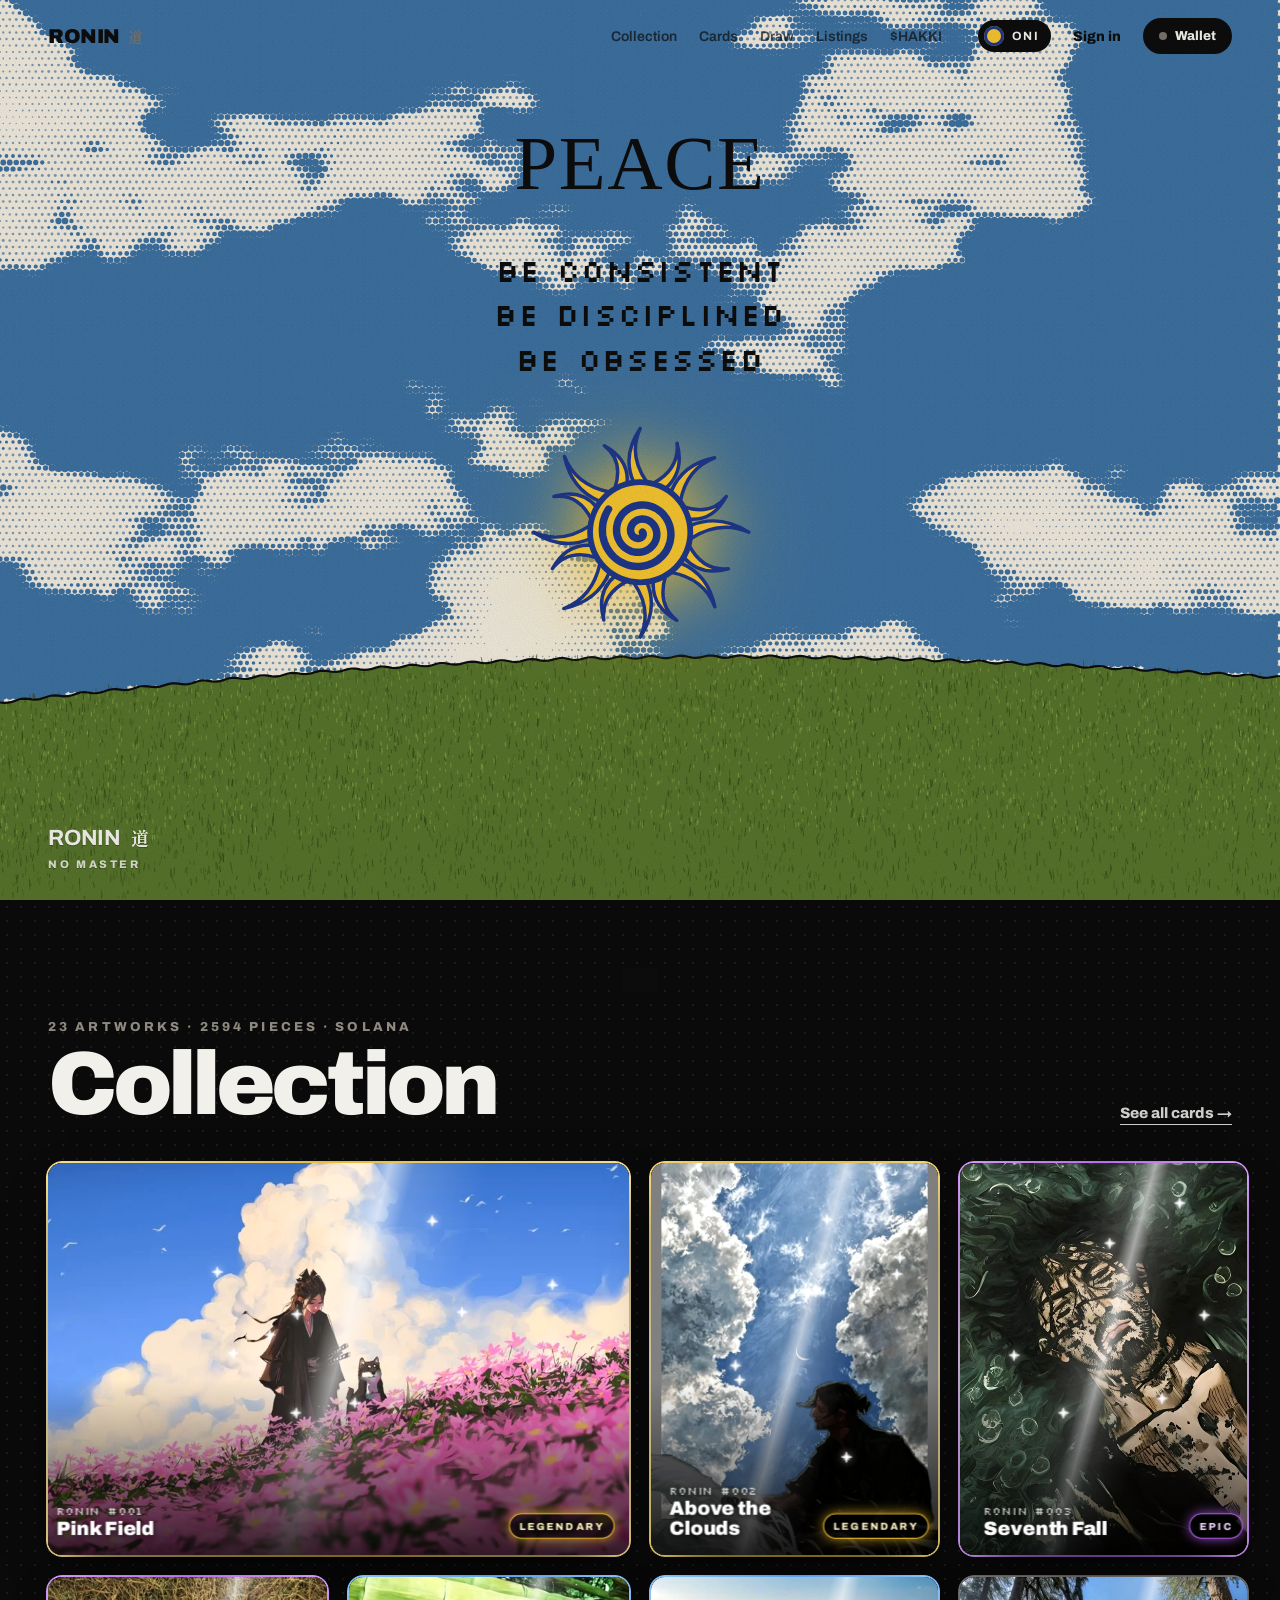
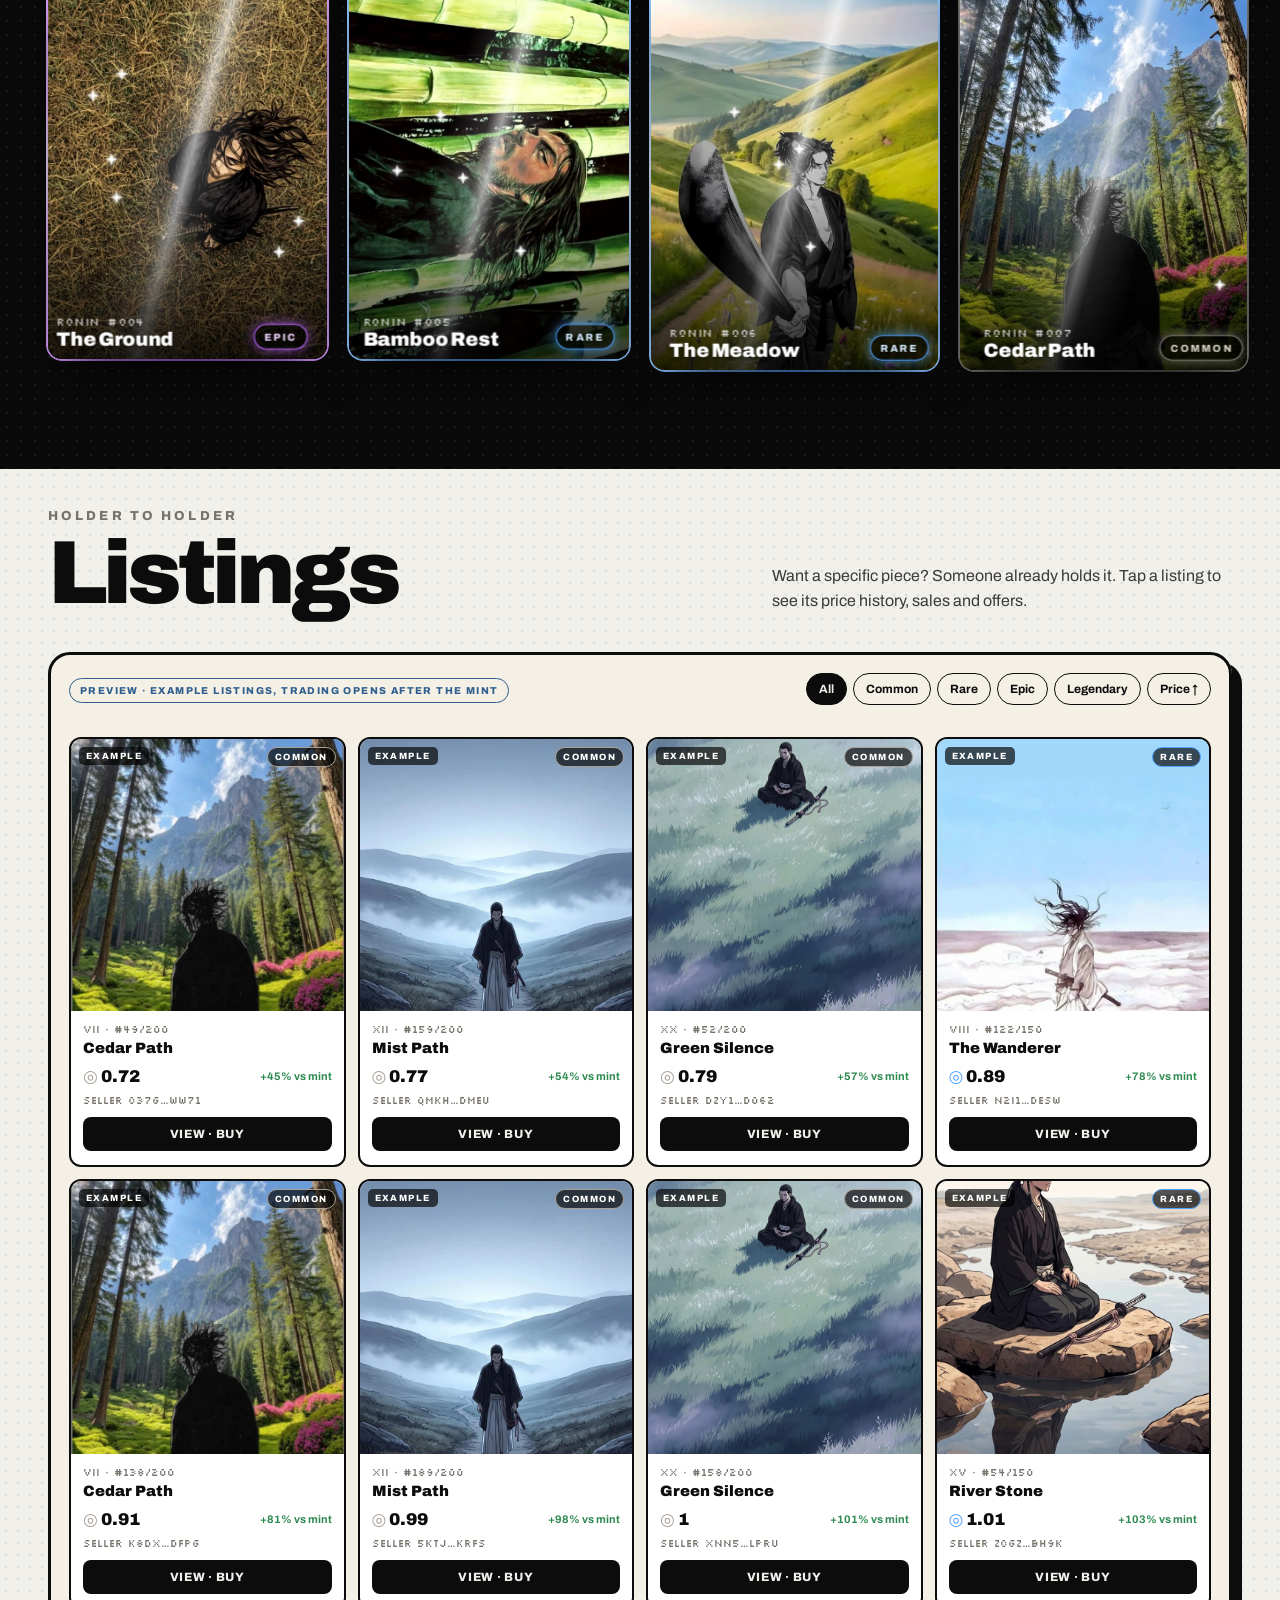
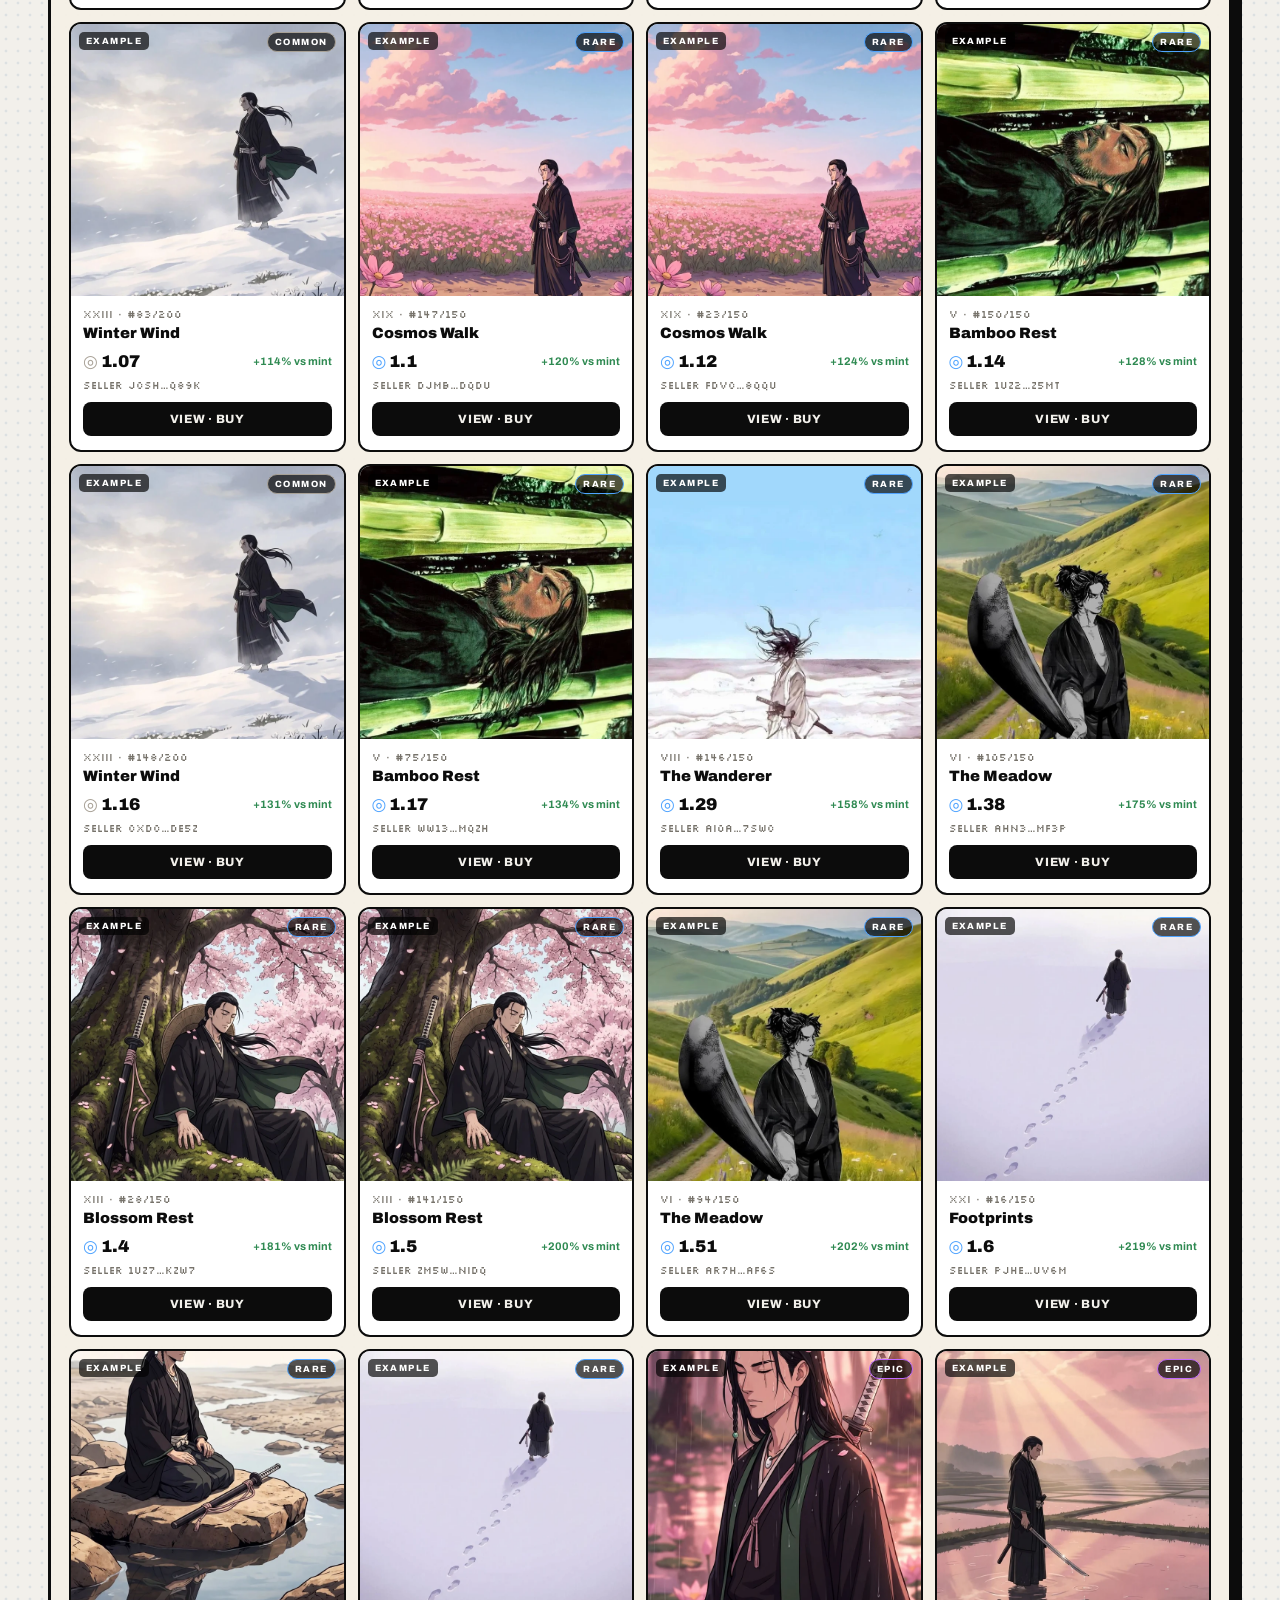
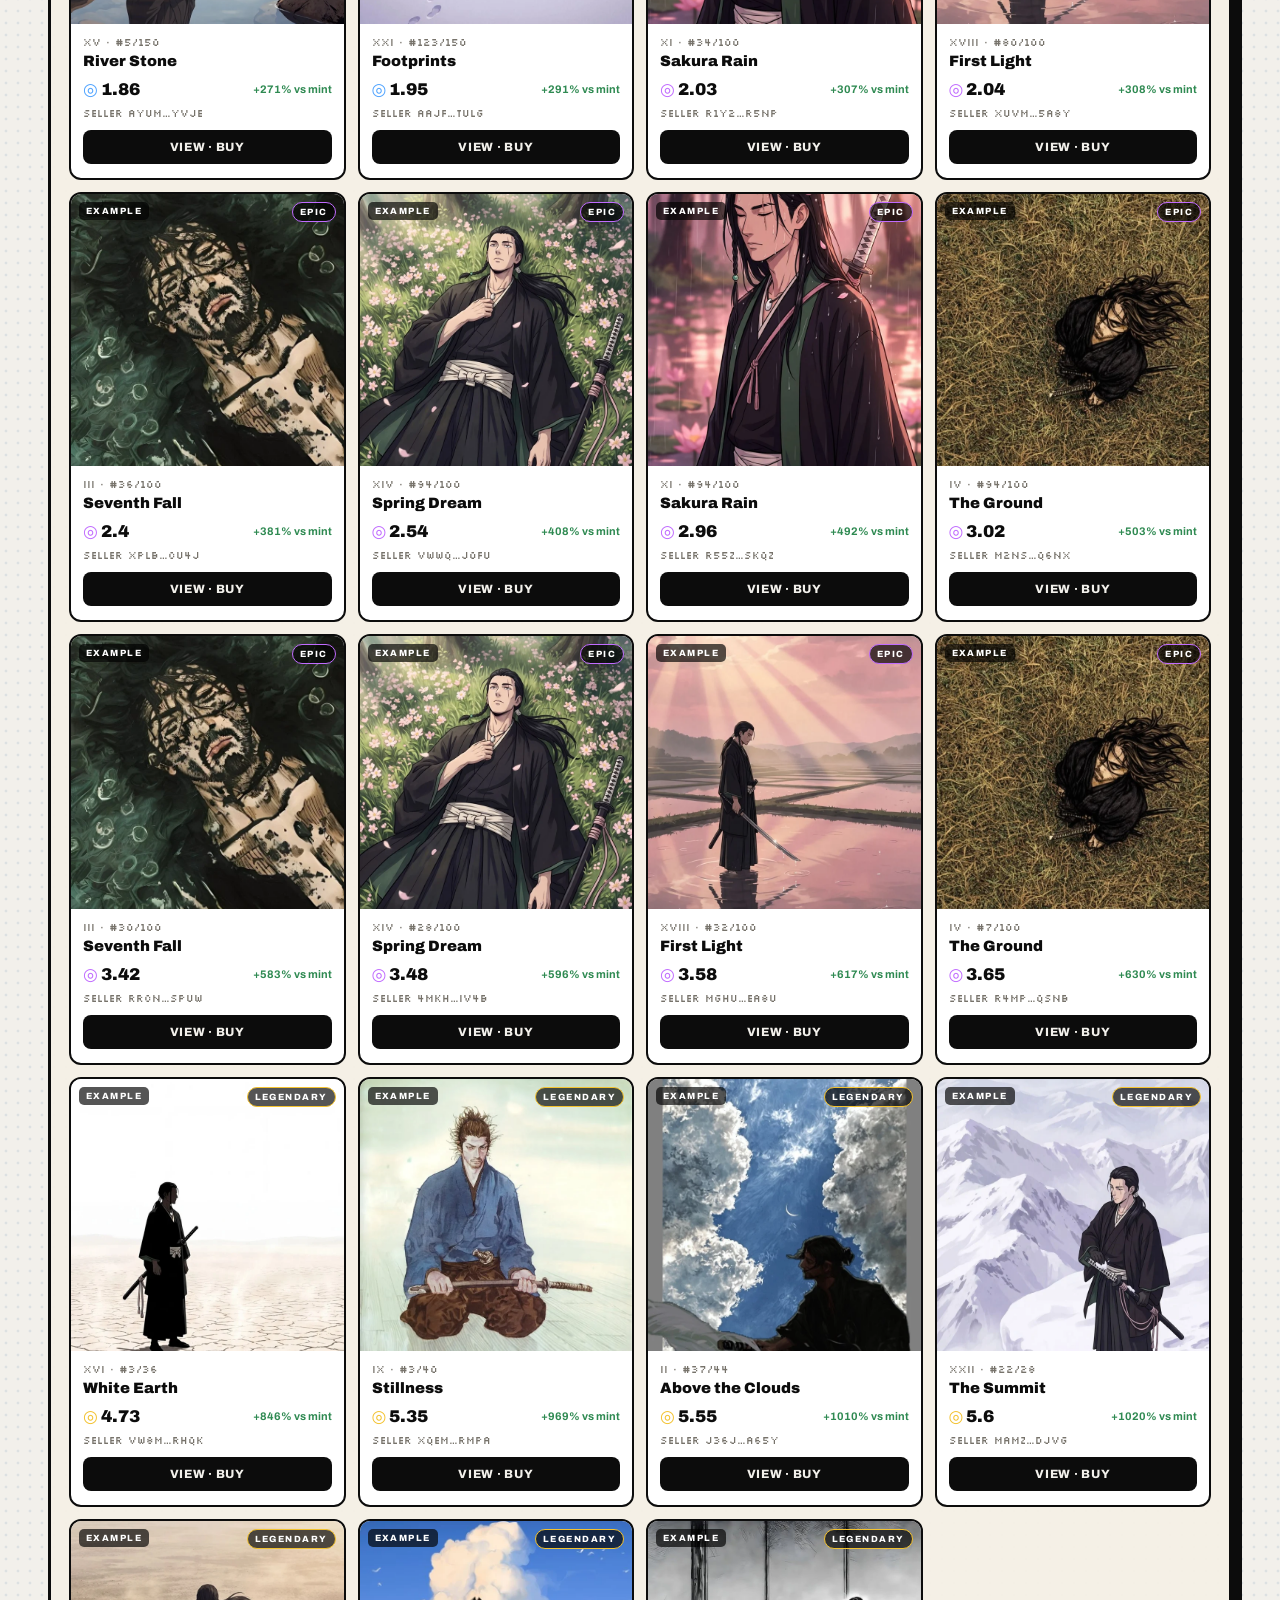
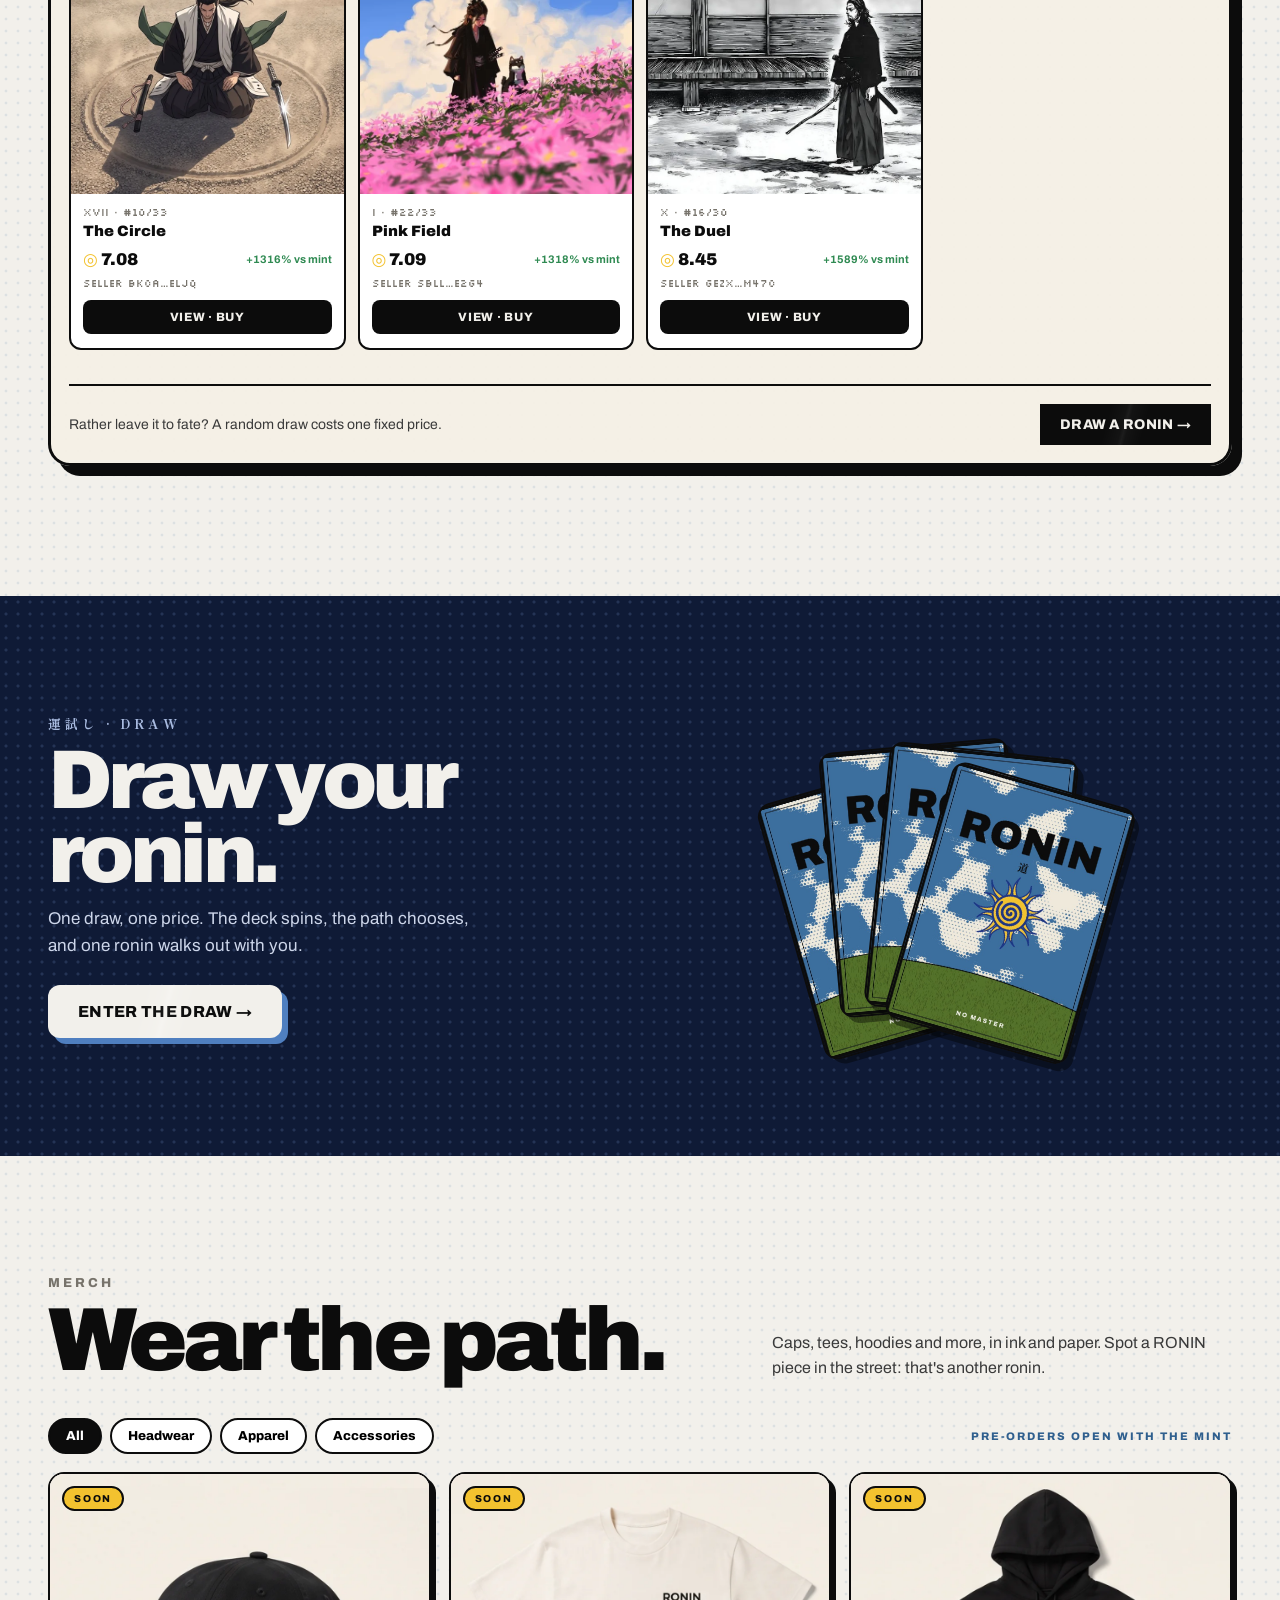
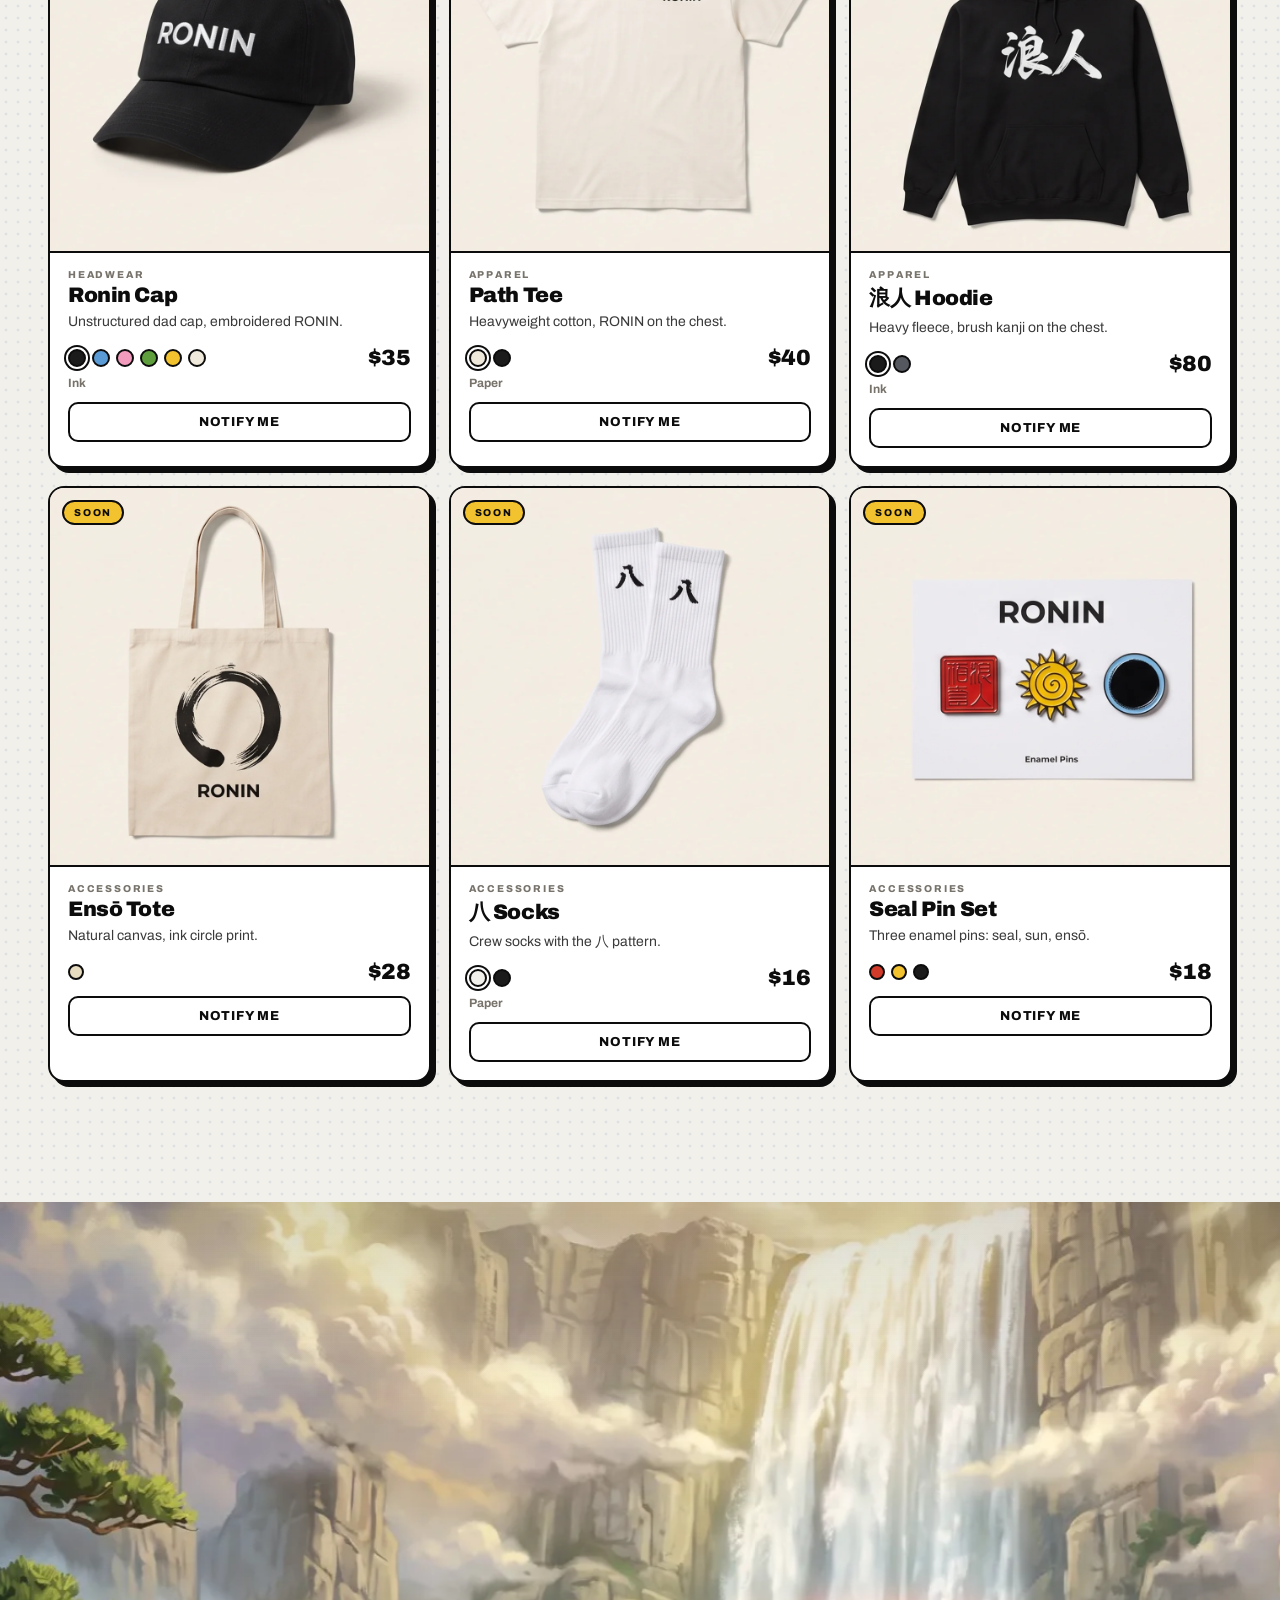
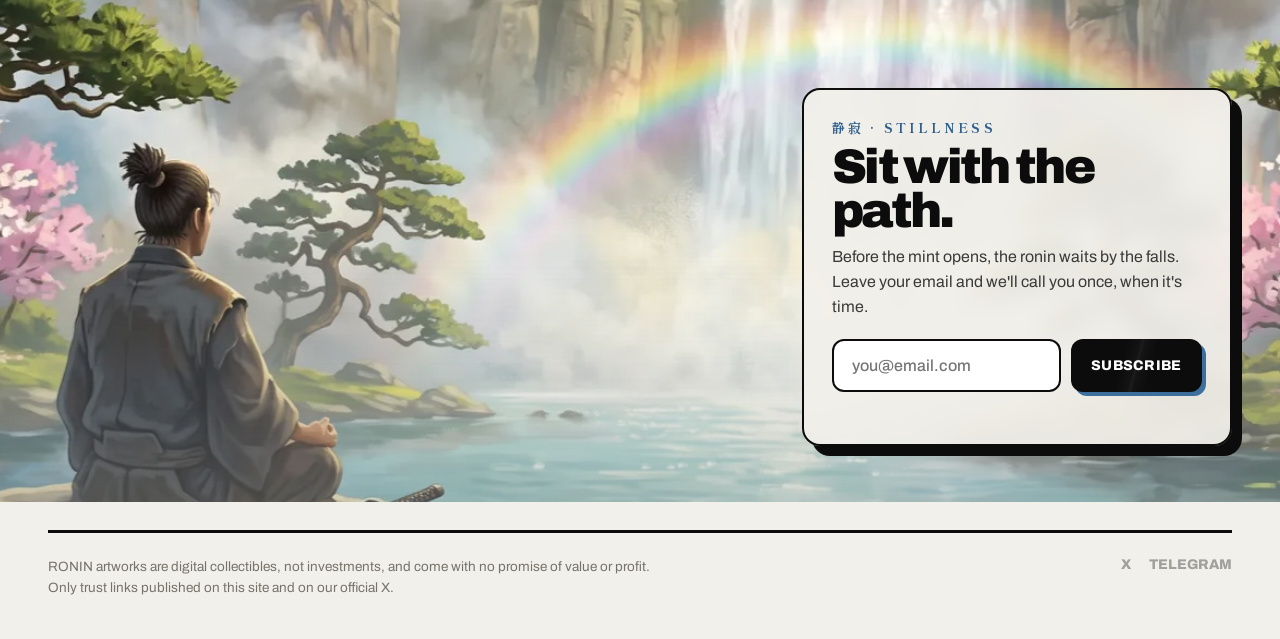
<file: index.html>
<!doctype html>
<html lang="en">
<head>
<meta charset="utf-8">
<meta name="viewport" content="width=device-width,initial-scale=1">
<title>RONIN · No Master</title>
<meta name="description" content="RONIN: a collection of ronin artworks on Solana. Draw one at random or buy the one you want from a holder.">
<link rel="icon" href="favicon.svg" type="image/svg+xml">
<meta property="og:type" content="website">
<meta property="og:title" content="RONIN · No Master">
<meta property="og:description" content="A collection of ronin on Solana. Draw one at random, or buy the one you want from a holder.">
<meta property="og:image" content="https://studioamr.github.io/hakki/og.jpg">
<meta property="og:url" content="https://studioamr.github.io/hakki/">
<meta name="twitter:card" content="summary_large_image">
<meta name="theme-color" content="#f2f0eb">
<link rel="preconnect" href="https://fonts.googleapis.com">
<link rel="preconnect" href="https://fonts.gstatic.com" crossorigin>
<link href="https://fonts.googleapis.com/css2?family=Archivo:ital,wght@0,400;0,600;0,800;0,900;1,800&family=Silkscreen&family=Shippori+Mincho:wght@600;800&family=Old+Standard+TT&display=swap" rel="stylesheet">
<link rel="stylesheet" href="styles.css?v=1791140194">
</head>
<body>

<nav id="nav"><div class="wrap">
  <a class="logo" href="index.html">RONIN <span class="jp">道</span></a>
  <div class="links"><a href="index.html#collection">Collection</a><a href="cards.html">Cards</a><a href="draw.html">Draw</a><a href="index.html#listings">Listings</a><a href="coin.html">$HAKKI</a></div>
</div></nav>

<header class="sky" id="top">
  <canvas id="skyCv"></canvas>
  <div class="in">
    <div class="peace">PEACE</div>
    <div class="mantra px"><span>BE CONSISTENT</span><span>BE DISCIPLINED</span><span>BE OBSESSED</span></div>
    <svg class="sun" id="sun" viewBox="-100 -100 200 200" aria-hidden="true"></svg>
  </div>
  <div class="sky-foot"><div class="wrap">
    <div class="tag"><b>RONIN</b> <span class="jp">道</span><small>no master</small></div>
  </div></div>
</header>

<section class="coll" id="collection"><div class="wrap">
  <div class="head">
    <div><div class="eyebrow" id="collCount">Solana</div><h2>Collection</h2></div>
    <a class="all-link" href="cards.html">See all cards →</a>
  </div>
  <div class="cards" id="cards" data-limit="7"></div>
</div></section>

<section class="market" id="listings"><div class="wrap">
  <div class="head">
    <div><div class="eyebrow">Holder to holder</div><h2>Listings</h2></div>
    <p class="lead">Want a specific piece? Someone already holds it. Tap a listing to see its price history, sales and offers.</p>
  </div>
  <div class="board">
    <div class="board-top">
      <div><span class="chip-ex">Preview · example listings, trading opens after the mint</span></div>
      <div class="filters" id="filters"></div>
    </div>
    <div class="listings" id="lstGrid"></div>
    <div class="board-foot"><span>Rather leave it to fate? A random draw costs one fixed price.</span><a class="btn" href="draw.html">Draw a ronin →</a></div>
  </div>
</div></section>

<section class="tz" id="luck"><div class="wrap tz-in">
  <div class="tz-copy">
    <div class="eyebrow jp">運試し · draw</div>
    <h2>Draw your ronin.</h2>
    <p>One draw, one price. The deck spins, the path chooses, and one ronin walks out with you.</p>
    <a class="btn tz-go" href="draw.html">Enter the draw →</a>
  </div>
  <a class="tz-deck" href="draw.html" aria-label="Go to the draw"><i></i><i></i><i></i><i></i></a>
</div></section>

<section class="shop" id="merch"><div class="wrap">
  <div class="head"><div><div class="eyebrow">Merch</div><h2>Wear the path.</h2></div>
    <p class="lead">Caps, tees, hoodies and more, in ink and paper. Spot a RONIN piece in the street: that's another ronin.</p></div>
  <div class="shop-bar"><div class="shop-f" id="shopF"></div><span class="shop-note">Pre-orders open with the mint</span></div>
  <div class="shop-grid" id="shopGrid"></div>
</div></section>

<section class="falls" id="subscribe">
  <div class="fl-bg" id="flBg"><img src="img/escenas/falls.webp" alt="A ronin meditating by a pond, facing a legendary waterfall"></div>
  <canvas class="fl-fx" id="flFx"></canvas>
  <div class="fl-fog"></div>
  <div class="wrap fl-in">
    <div class="fl-card">
      <div class="eyebrow jp">静寂 · stillness</div>
      <h2>Sit with the path.</h2>
      <p>Before the mint opens, the ronin waits by the falls. Leave your email and we'll call you once, when it's time.</p>
      <form class="sub-form" id="subForm" novalidate>
        <input type="email" name="email" placeholder="you@email.com" autocomplete="email" required aria-label="Email">
        <button class="btn" type="submit">Subscribe</button>
        <p class="sub-msg" id="subMsg" role="status"></p>
      </form>
    </div>
  </div>
</section>

<footer><div class="wrap">
  <div class="row">
    <p class="disc">RONIN artworks are digital collectibles, not investments, and come with no promise of value or profit. Only trust links published on this site and on our official X.</p>
    <div class="soc"><a id="sX" href="#">X</a><a id="sTg" href="#">Telegram</a></div>
  </div>
</div></footer>

<script src="config.js?v=1791140194"></script>
<script src="app.js?v=1791140194"></script>
</body>
</html>
</file>
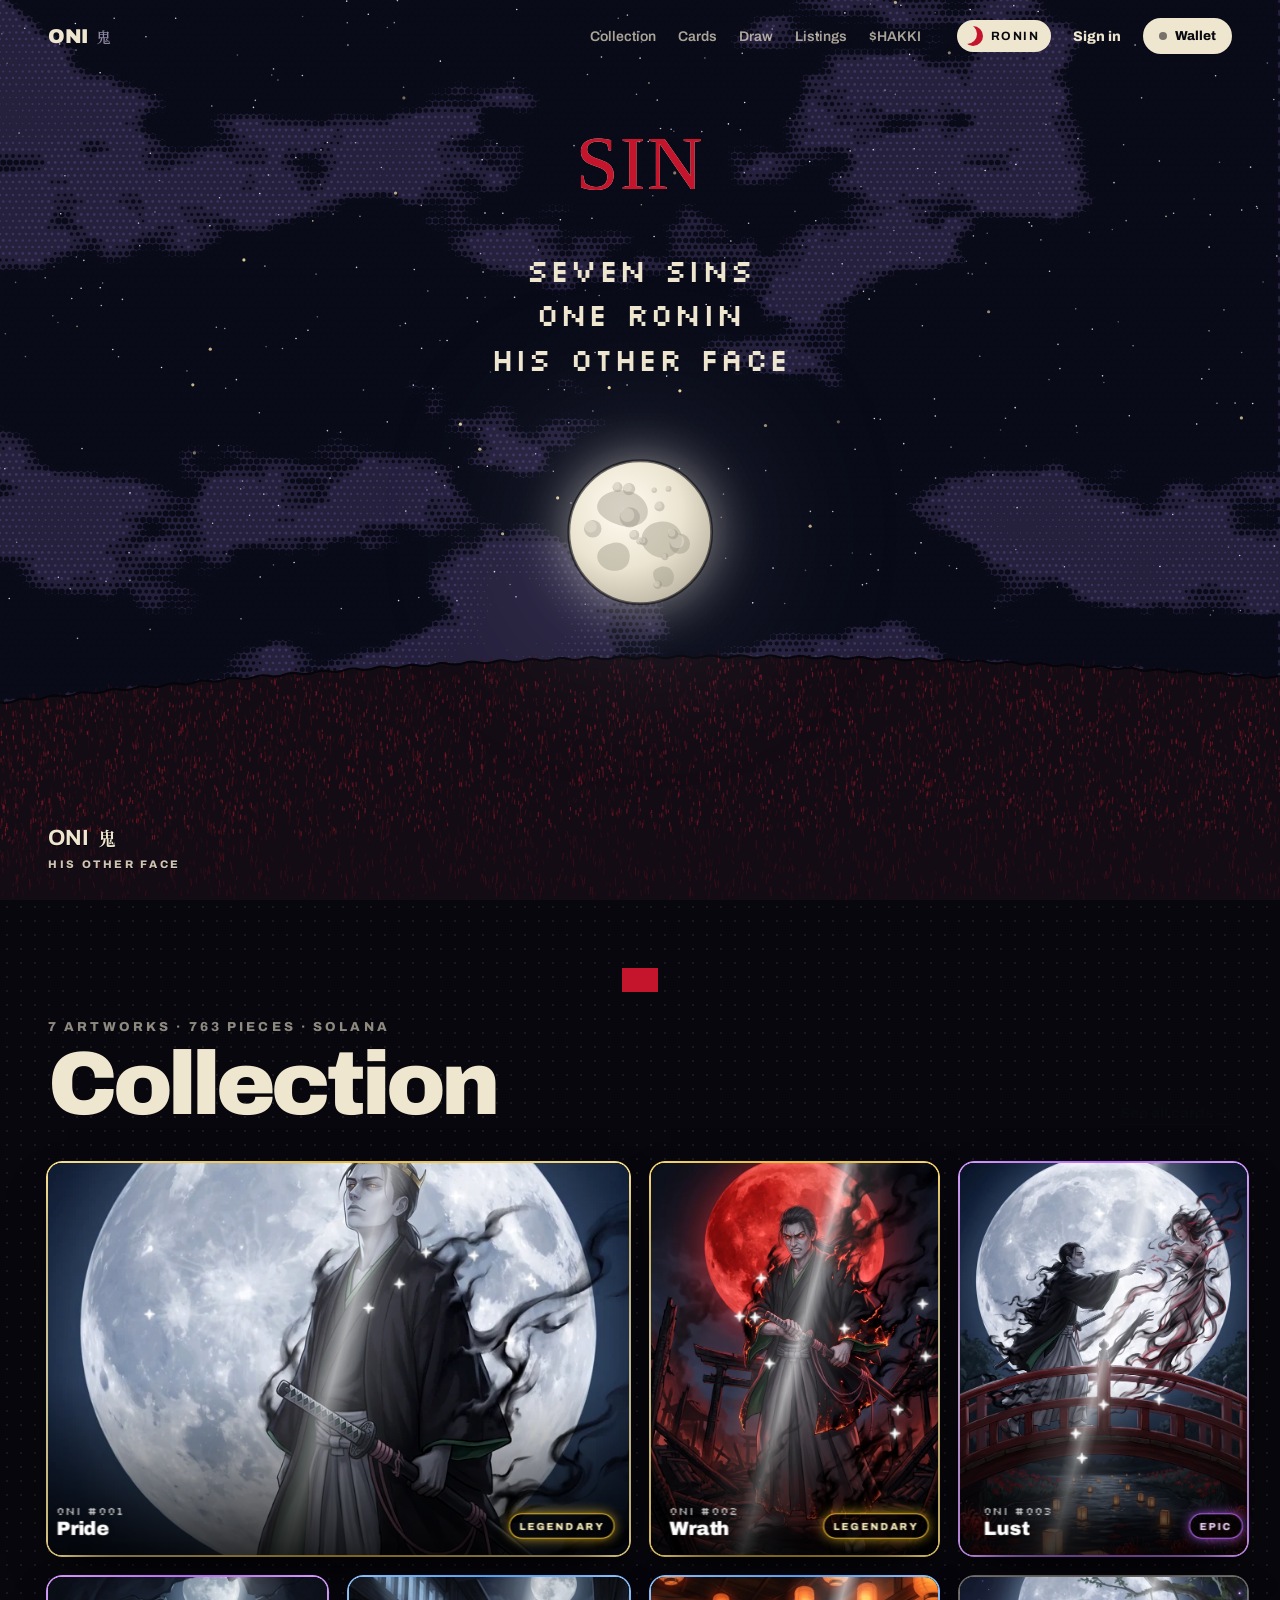
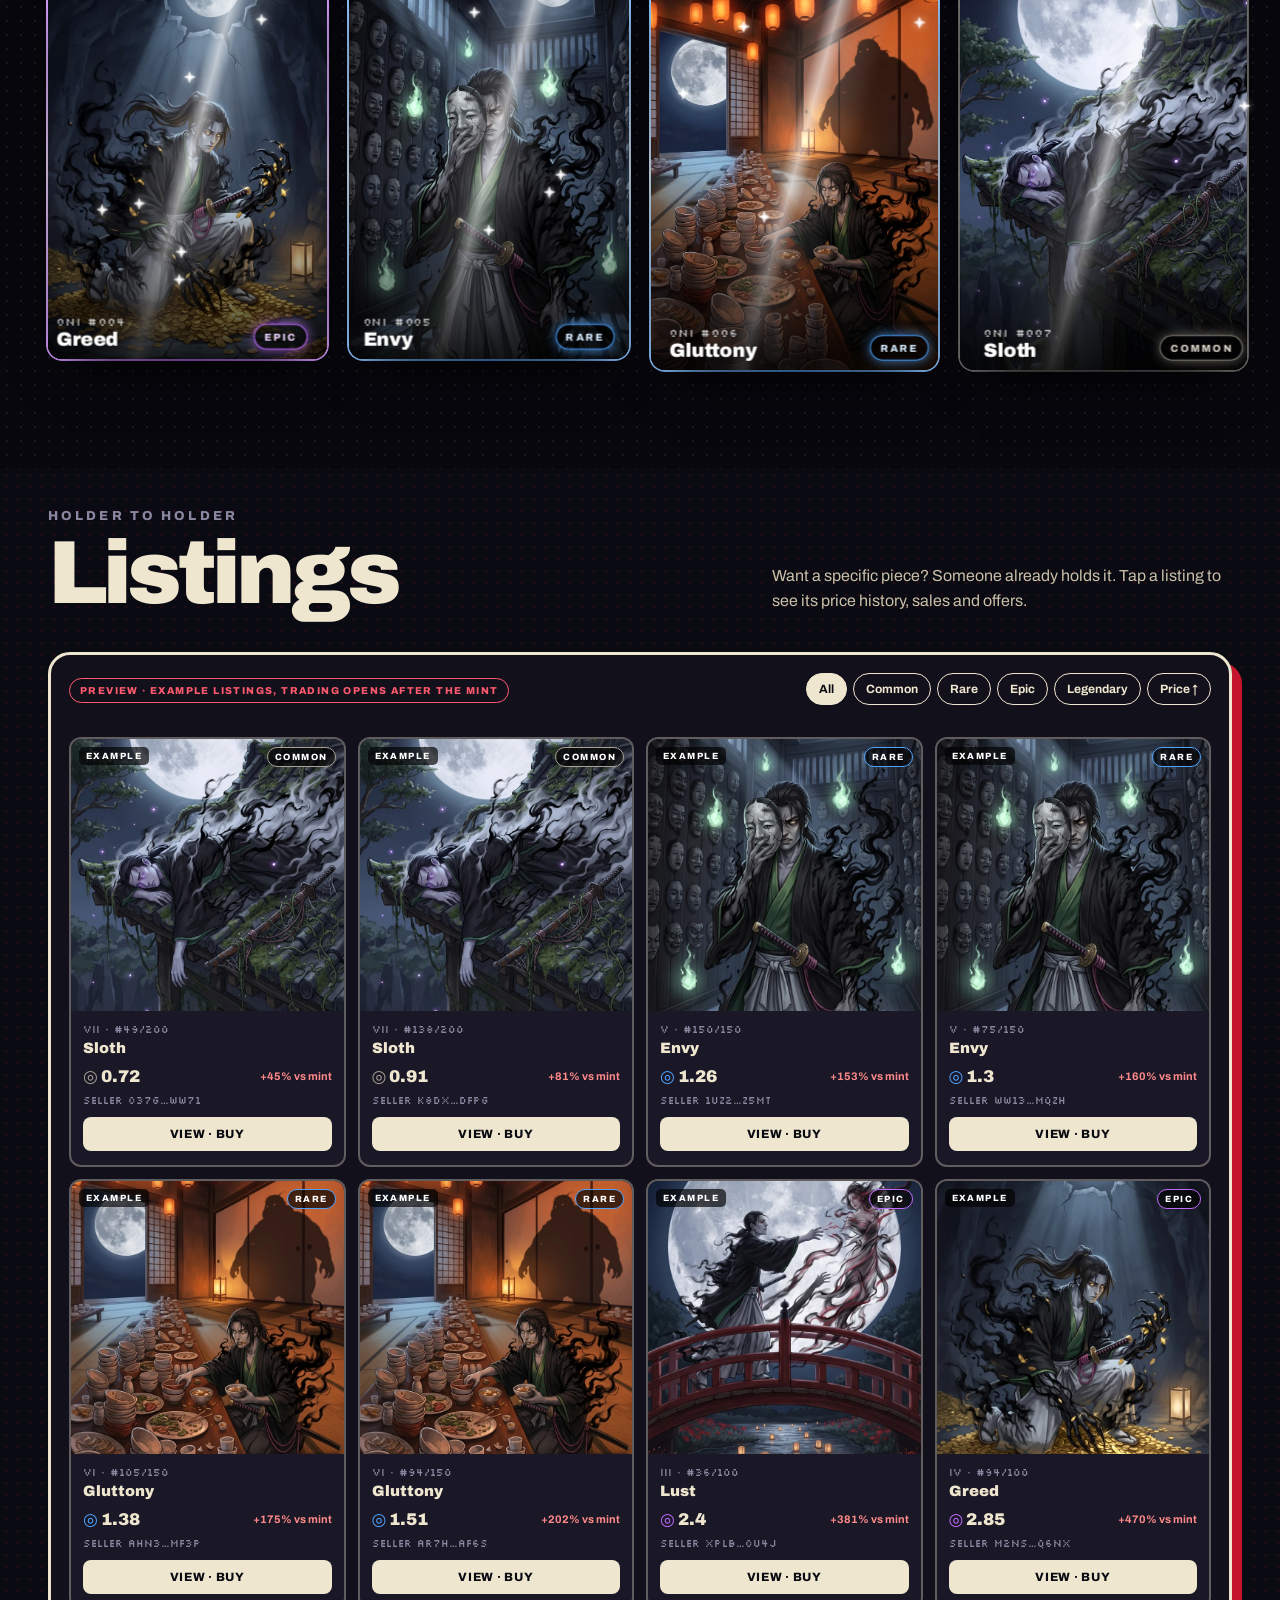
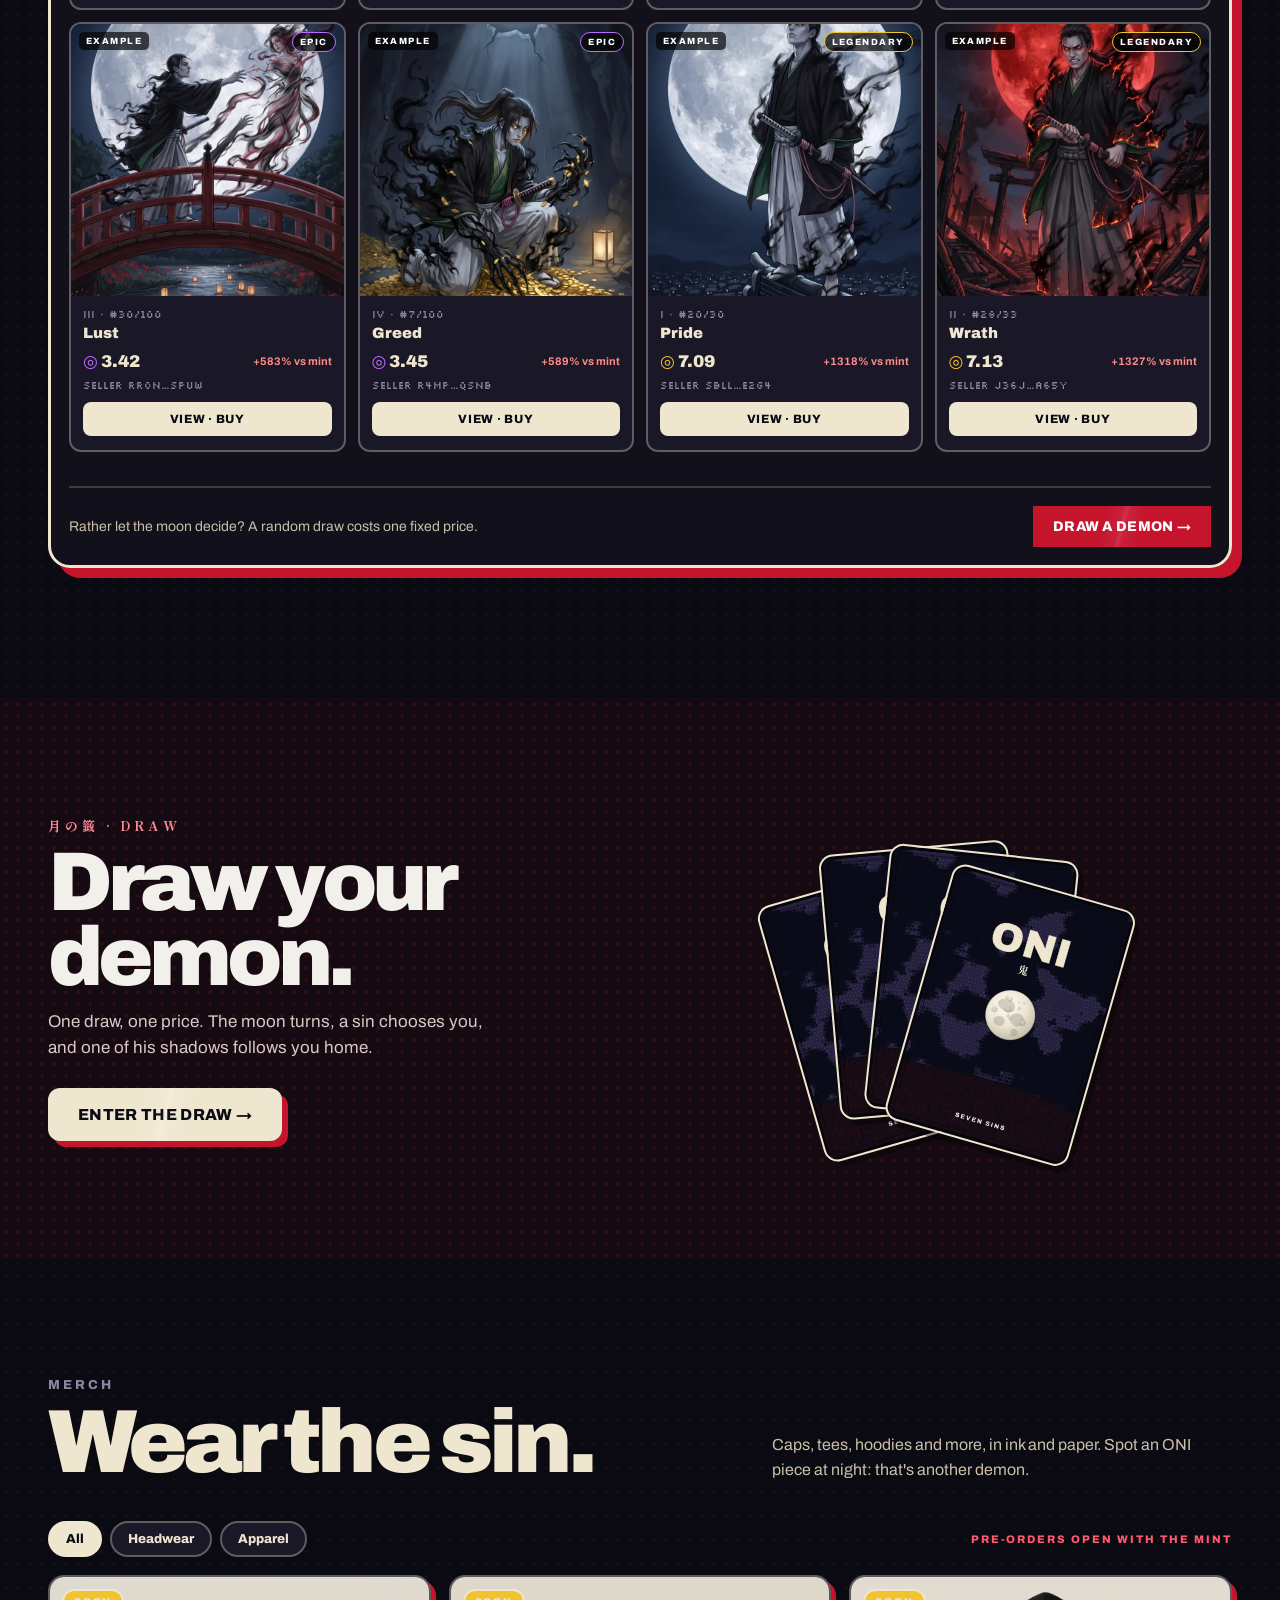
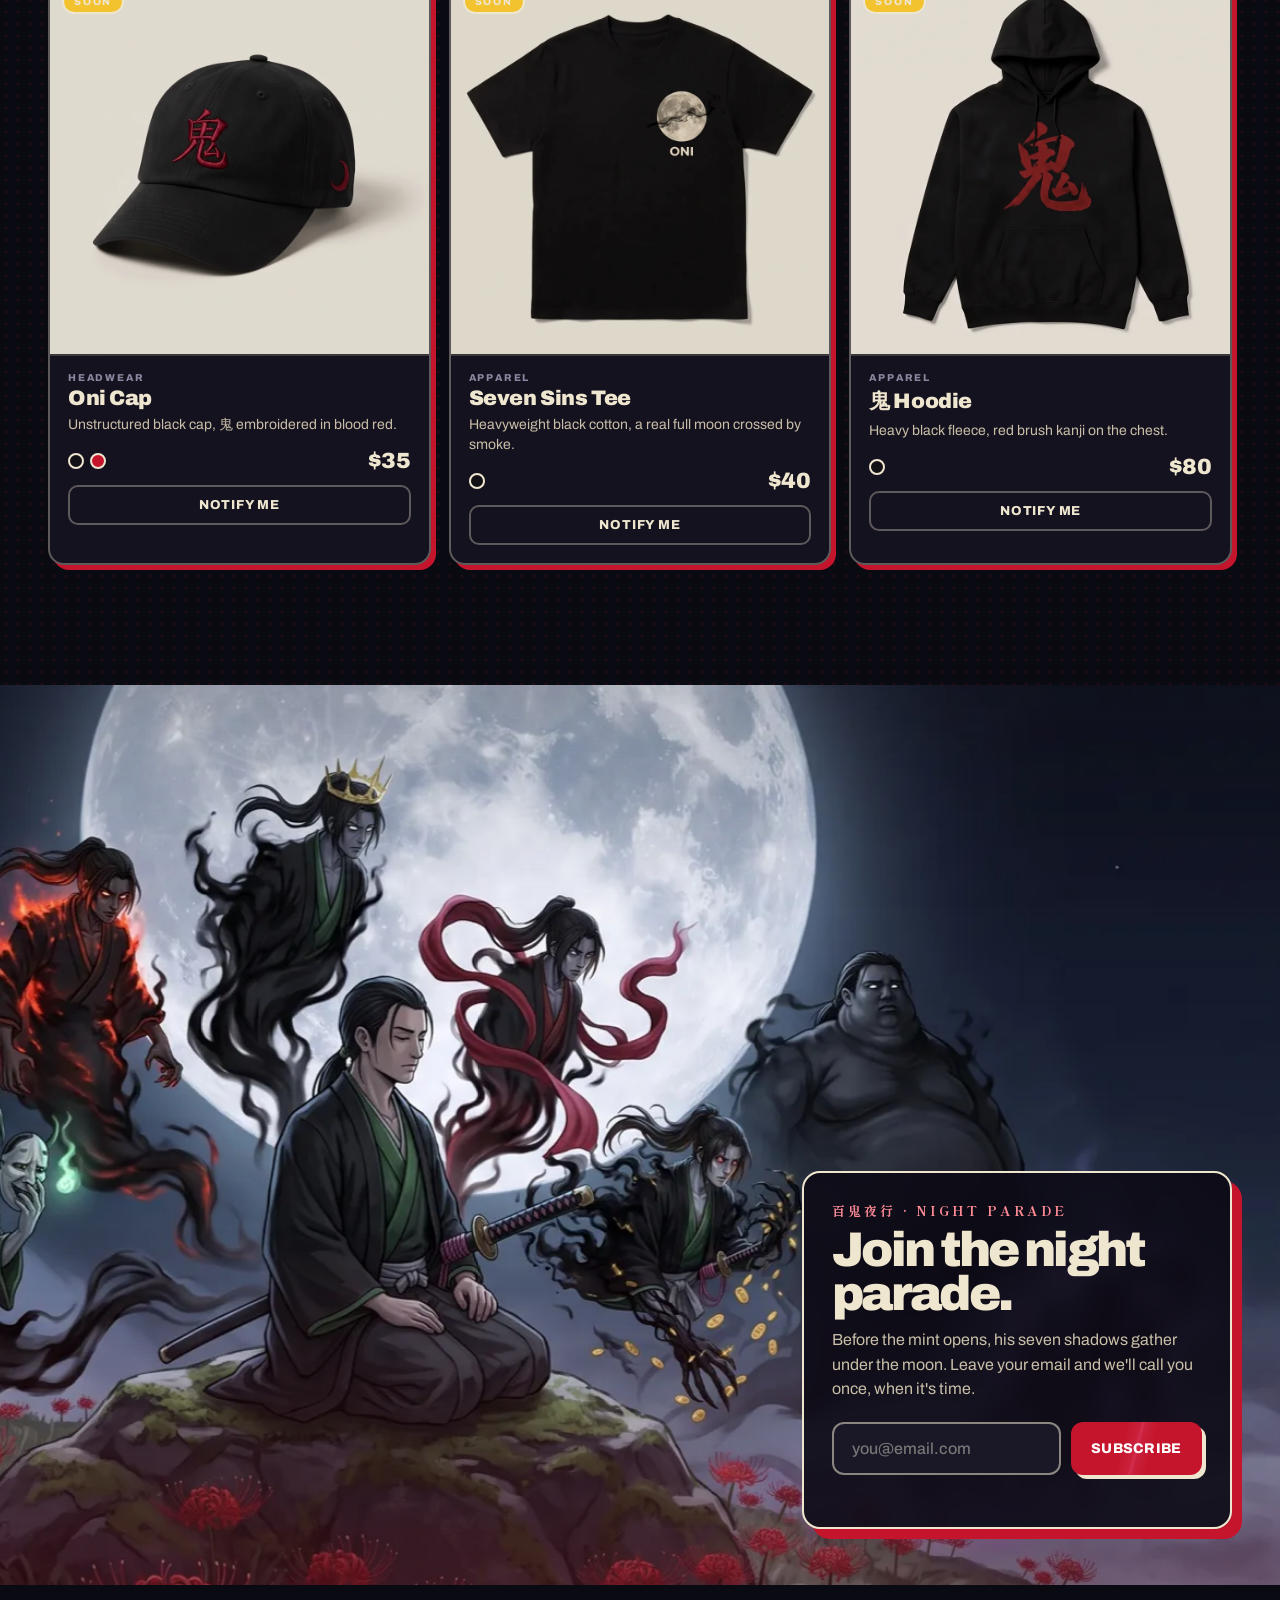
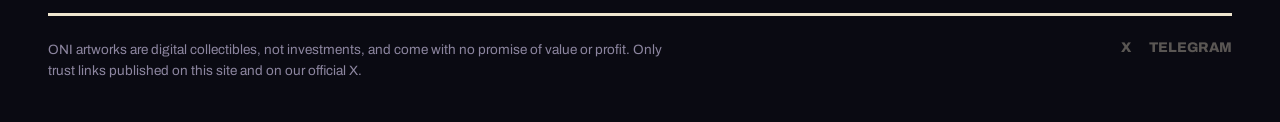
<file: oni/index.html>
<!doctype html>
<html lang="en" data-world="oni">
<head>
<meta charset="utf-8">
<meta name="viewport" content="width=device-width,initial-scale=1">
<title>ONI · Seven Sins</title>
<meta name="description" content="ONI: a collection of ronin artworks on Solana. Draw one at random or buy the one you want from a holder.">
<link rel="icon" href="../favicon.svg" type="image/svg+xml">
<meta property="og:type" content="website">
<meta property="og:title" content="ONI · Seven Sins">
<meta property="og:description" content="The other face of RONIN: seven sins, seven shadows of the same ronin, on Solana. Draw one at random, or buy the one you want from a holder.">
<meta property="og:image" content="https://studioamr.github.io/hakki/og-oni.jpg">
<meta property="og:url" content="https://studioamr.github.io/hakki/oni/">
<meta name="twitter:card" content="summary_large_image">
<meta name="theme-color" content="#07070d">
<link rel="preconnect" href="https://fonts.googleapis.com">
<link rel="preconnect" href="https://fonts.gstatic.com" crossorigin>
<link href="https://fonts.googleapis.com/css2?family=Archivo:ital,wght@0,400;0,600;0,800;0,900;1,800&family=Silkscreen&family=Shippori+Mincho:wght@600;800&family=Old+Standard+TT&display=swap" rel="stylesheet">
<link rel="stylesheet" href="../styles.css?v=1791140194">
</head>
<body>

<nav id="nav"><div class="wrap">
  <a class="logo" href="index.html">ONI <span class="jp">鬼</span></a>
  <div class="links"><a href="index.html#collection">Collection</a><a href="cards.html">Cards</a><a href="draw.html">Draw</a><a href="index.html#listings">Listings</a><a href="../coin.html">$HAKKI</a></div>
</div></nav>

<header class="sky" id="top">
  <canvas id="skyCv"></canvas>
  <div class="in">
    <div class="peace">SIN</div>
    <div class="mantra px"><span>SEVEN SINS</span><span>ONE RONIN</span><span>HIS OTHER FACE</span></div>
    <svg class="sun" id="sun" viewBox="-100 -100 200 200" aria-hidden="true"></svg>
  </div>
  <div class="sky-foot"><div class="wrap">
    <div class="tag"><b>ONI</b> <span class="jp">鬼</span><small>his other face</small></div>
  </div></div>
</header>

<section class="coll" id="collection"><div class="wrap">
  <div class="head">
    <div><div class="eyebrow" id="collCount">Solana</div><h2>Collection</h2></div>
    <a class="all-link" href="cards.html">See all cards →</a>
  </div>
  <div class="cards" id="cards" data-limit="7"></div>
</div></section>

<section class="market" id="listings"><div class="wrap">
  <div class="head">
    <div><div class="eyebrow">Holder to holder</div><h2>Listings</h2></div>
    <p class="lead">Want a specific piece? Someone already holds it. Tap a listing to see its price history, sales and offers.</p>
  </div>
  <div class="board">
    <div class="board-top">
      <div><span class="chip-ex">Preview · example listings, trading opens after the mint</span></div>
      <div class="filters" id="filters"></div>
    </div>
    <div class="listings" id="lstGrid"></div>
    <div class="board-foot"><span>Rather let the moon decide? A random draw costs one fixed price.</span><a class="btn" href="draw.html">Draw a demon →</a></div>
  </div>
</div></section>

<section class="tz" id="luck"><div class="wrap tz-in">
  <div class="tz-copy">
    <div class="eyebrow jp">月の籤 · draw</div>
    <h2>Draw your demon.</h2>
    <p>One draw, one price. The moon turns, a sin chooses you, and one of his shadows follows you home.</p>
    <a class="btn tz-go" href="draw.html">Enter the draw →</a>
  </div>
  <a class="tz-deck" href="draw.html" aria-label="Go to the draw"><i></i><i></i><i></i><i></i></a>
</div></section>

<section class="shop" id="merch"><div class="wrap">
  <div class="head"><div><div class="eyebrow">Merch</div><h2>Wear the sin.</h2></div>
    <p class="lead">Caps, tees, hoodies and more, in ink and paper. Spot an ONI piece at night: that's another demon.</p></div>
  <div class="shop-bar"><div class="shop-f" id="shopF"></div><span class="shop-note">Pre-orders open with the mint</span></div>
  <div class="shop-grid" id="shopGrid"></div>
</div></section>

<section class="falls" id="subscribe">
  <div class="fl-bg" id="flBg"><img src="../img/escenas/spec-gathering.webp" alt="The ronin surrounded by his seven shadows under the full moon"></div>
  <canvas class="fl-fx" id="flFx"></canvas>
  <div class="fl-fog"></div>
  <div class="wrap fl-in">
    <div class="fl-card">
      <div class="eyebrow jp">百鬼夜行 · night parade</div>
      <h2>Join the night parade.</h2>
      <p>Before the mint opens, his seven shadows gather under the moon. Leave your email and we'll call you once, when it's time.</p>
      <form class="sub-form" id="subForm" novalidate>
        <input type="email" name="email" placeholder="you@email.com" autocomplete="email" required aria-label="Email">
        <button class="btn" type="submit">Subscribe</button>
        <p class="sub-msg" id="subMsg" role="status"></p>
      </form>
    </div>
  </div>
</section>

<footer><div class="wrap">
  <div class="row">
    <p class="disc">ONI artworks are digital collectibles, not investments, and come with no promise of value or profit. Only trust links published on this site and on our official X.</p>
    <div class="soc"><a id="sX" href="#">X</a><a id="sTg" href="#">Telegram</a></div>
  </div>
</div></footer>

<script src="../config.js?v=1791140194"></script>
<script src="../app.js?v=1791140194"></script>
</body>
</html>
</file>
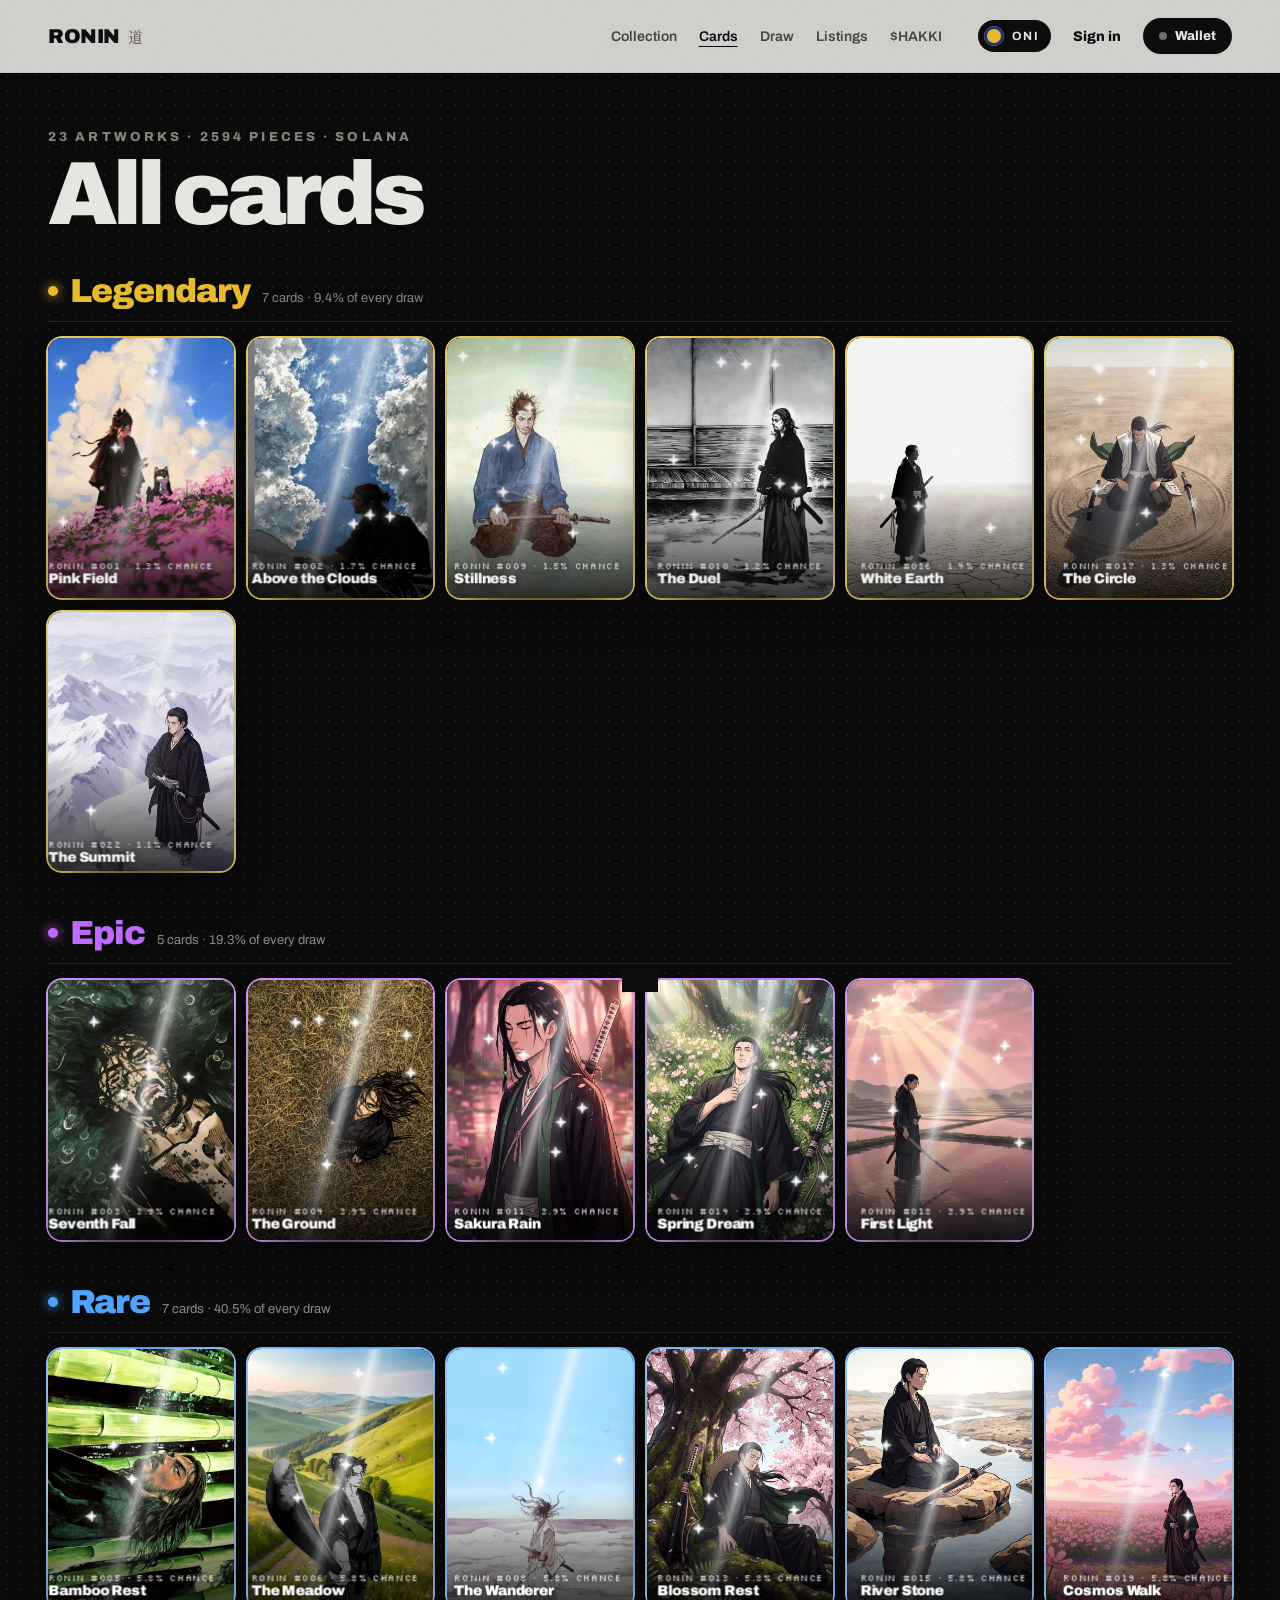
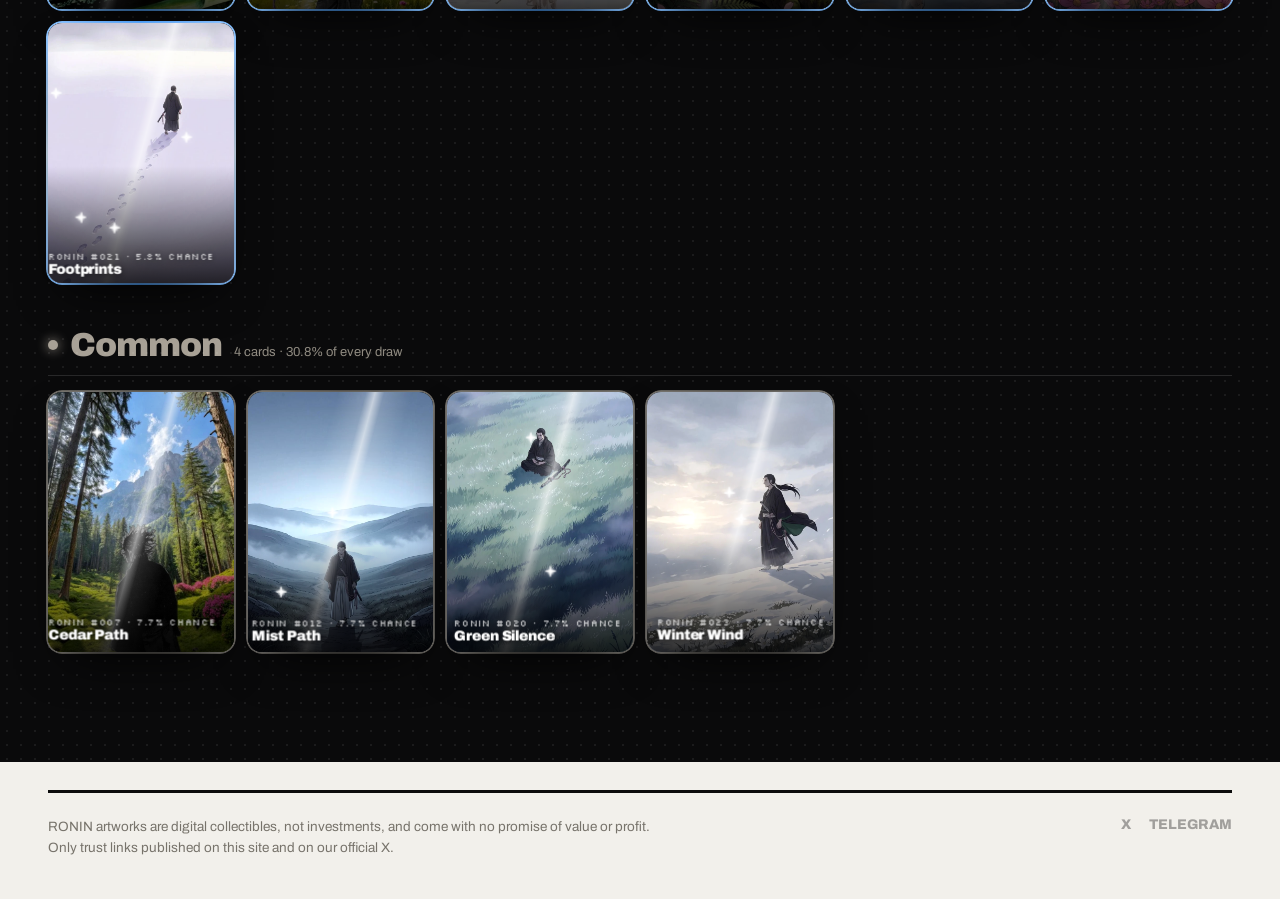
<file: cards.html>
<!doctype html>
<html lang="en">
<head>
<meta charset="utf-8">
<meta name="viewport" content="width=device-width,initial-scale=1">
<title>RONIN · All Cards</title>
<meta name="description" content="RONIN: a collection of ronin artworks on Solana. Draw one at random or buy the one you want from a holder.">
<link rel="icon" href="favicon.svg" type="image/svg+xml">
<meta property="og:type" content="website">
<meta property="og:title" content="RONIN · All Cards">
<meta property="og:description" content="A collection of ronin on Solana. Draw one at random, or buy the one you want from a holder.">
<meta property="og:image" content="https://studioamr.github.io/hakki/og.jpg">
<meta property="og:url" content="https://studioamr.github.io/hakki/">
<meta name="twitter:card" content="summary_large_image">
<meta name="theme-color" content="#f2f0eb">
<link rel="preconnect" href="https://fonts.googleapis.com">
<link rel="preconnect" href="https://fonts.gstatic.com" crossorigin>
<link href="https://fonts.googleapis.com/css2?family=Archivo:ital,wght@0,400;0,600;0,800;0,900;1,800&family=Silkscreen&family=Shippori+Mincho:wght@600;800&family=Old+Standard+TT&display=swap" rel="stylesheet">
<link rel="stylesheet" href="styles.css?v=1791140194">
</head>
<body class="dark-top">

<nav id="nav"><div class="wrap">
  <a class="logo" href="index.html">RONIN <span class="jp">道</span></a>
  <div class="links"><a href="index.html#collection">Collection</a><a href="cards.html" class="cur">Cards</a><a href="draw.html">Draw</a><a href="index.html#listings">Listings</a><a href="coin.html">$HAKKI</a></div>
</div></nav>

<section class="coll coll-page" id="collection"><div class="wrap">
  <div class="head">
    <div><div class="eyebrow" id="collCount">Solana</div><h2>All cards</h2></div>
  </div>
  <div class="cards" id="cards" data-odds="1" data-group="1"></div>
</div></section>

<footer><div class="wrap">
  <div class="row">
    <p class="disc">RONIN artworks are digital collectibles, not investments, and come with no promise of value or profit. Only trust links published on this site and on our official X.</p>
    <div class="soc"><a id="sX" href="#">X</a><a id="sTg" href="#">Telegram</a></div>
  </div>
</div></footer>

<script src="config.js?v=1791140194"></script>
<script src="app.js?v=1791140194"></script>
</body>
</html>
</file>
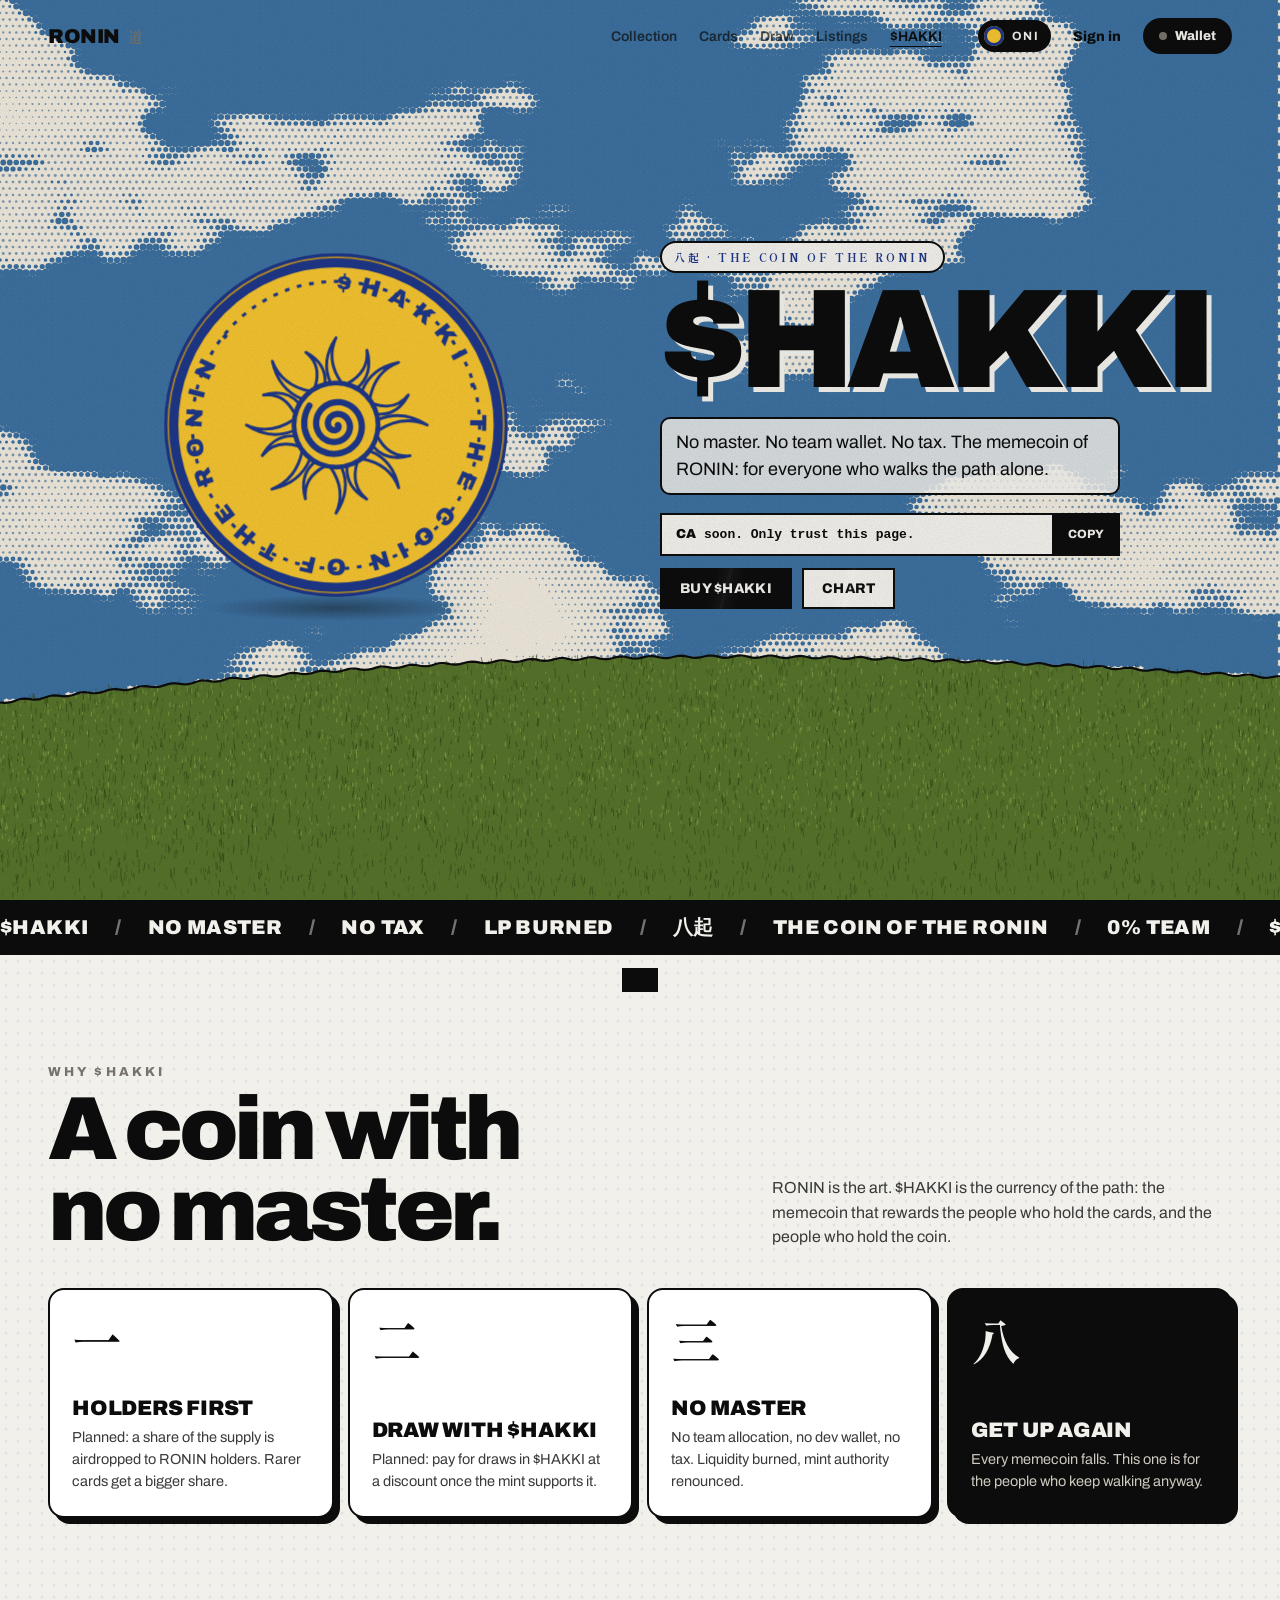
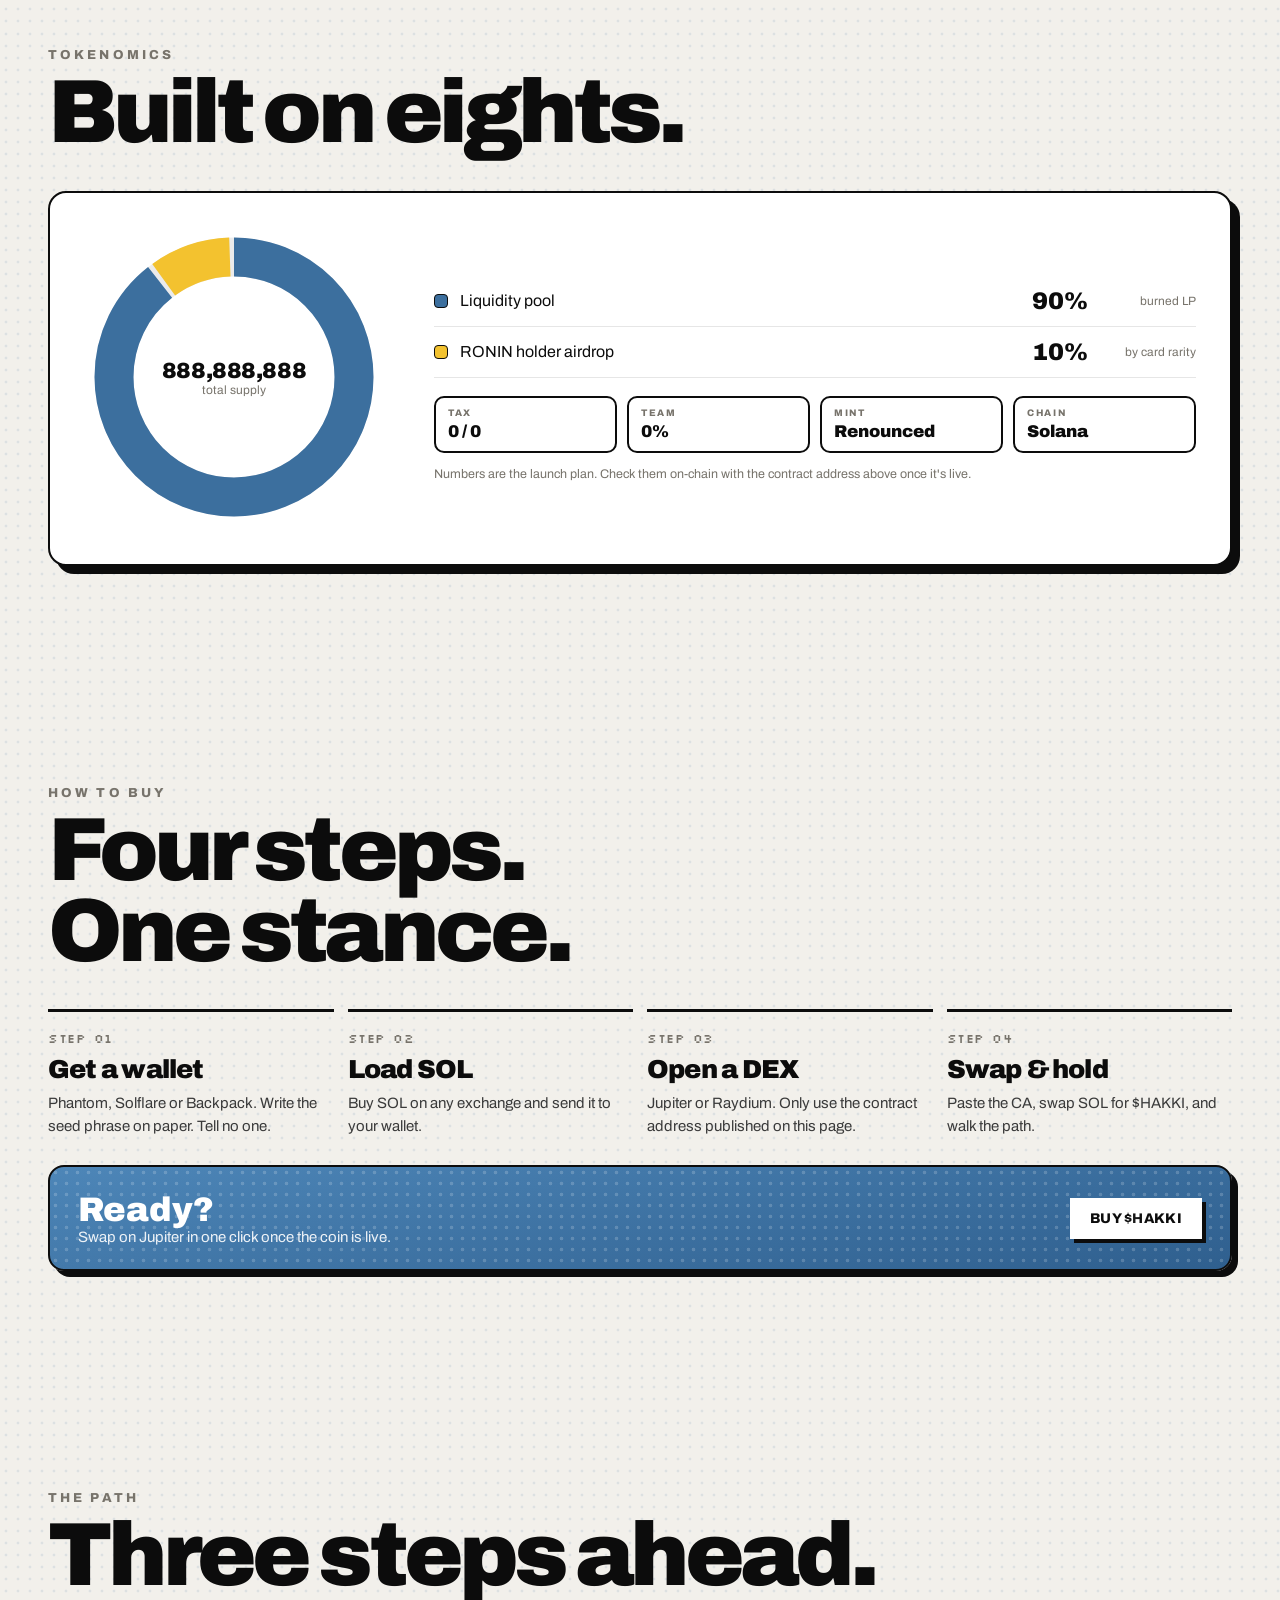
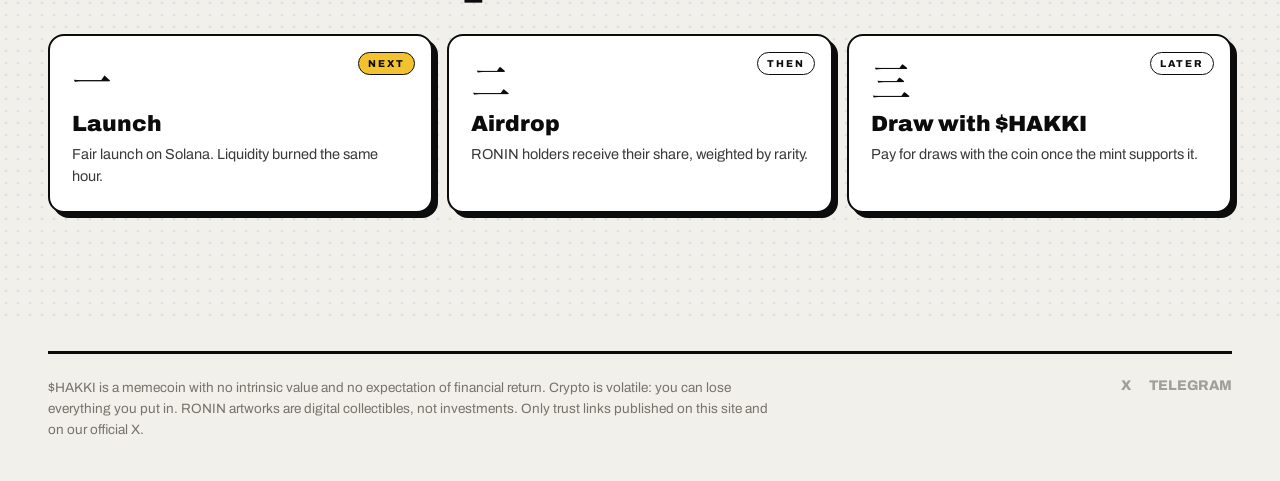
<file: coin.html>
<!doctype html>
<html lang="en">
<head>
<meta charset="utf-8">
<meta name="viewport" content="width=device-width,initial-scale=1">
<title>$HAKKI · The Coin of the Ronin</title>
<meta name="description" content="RONIN: a collection of ronin artworks on Solana. Draw one at random or buy the one you want from a holder.">
<link rel="icon" href="favicon.svg" type="image/svg+xml">
<meta property="og:type" content="website">
<meta property="og:title" content="$HAKKI · The Coin of the Ronin">
<meta property="og:description" content="A collection of ronin on Solana. Draw one at random, or buy the one you want from a holder.">
<meta property="og:image" content="https://studioamr.github.io/hakki/og.jpg">
<meta property="og:url" content="https://studioamr.github.io/hakki/">
<meta name="twitter:card" content="summary_large_image">
<meta name="theme-color" content="#f2f0eb">
<link rel="preconnect" href="https://fonts.googleapis.com">
<link rel="preconnect" href="https://fonts.gstatic.com" crossorigin>
<link href="https://fonts.googleapis.com/css2?family=Archivo:ital,wght@0,400;0,600;0,800;0,900;1,800&family=Silkscreen&family=Shippori+Mincho:wght@600;800&family=Old+Standard+TT&display=swap" rel="stylesheet">
<link rel="stylesheet" href="styles.css?v=1791140194">
</head>
<body class="coin-page">

<nav id="nav"><div class="wrap">
  <a class="logo" href="index.html">RONIN <span class="jp">道</span></a>
  <div class="links"><a href="index.html#collection">Collection</a><a href="cards.html">Cards</a><a href="draw.html">Draw</a><a href="index.html#listings">Listings</a><a href="coin.html" class="cur">$HAKKI</a></div>
</div></nav>

<header class="sky coin-hero" id="coinPage">
  <canvas id="skyCv"></canvas>
  <div class="ch-in">
    <div class="ch-coin" id="chCoin" aria-hidden="true">
      <div class="c3d" id="c3d"></div>
    </div>
    <div class="ch-copy">
      <div class="eyebrow jp">八起 · the coin of the ronin</div>
      <h1>$HAKKI</h1>
      <p>No master. No team wallet. No tax. The memecoin of RONIN: for everyone who walks the path alone.</p>
      <div class="ca ch-ca"><span id="caTxt"><b>CA</b>soon</span><button id="caBtn">Copy</button></div>
      <div class="actions"><a class="btn" id="coinBuy" href="#buy">Buy $HAKKI</a><a class="btn ghost light" id="coinChart" href="#numbers">Chart</a></div>
    </div>
  </div>
</header>

<div class="band" aria-hidden="true"><div>
  $HAKKI <i>/</i> NO MASTER <i>/</i> NO TAX <i>/</i> LP BURNED <i>/</i> 八起 <i>/</i> THE COIN OF THE RONIN <i>/</i> 0% TEAM <i>/</i>
  $HAKKI <i>/</i> NO MASTER <i>/</i> NO TAX <i>/</i> LP BURNED <i>/</i> 八起 <i>/</i> THE COIN OF THE RONIN <i>/</i> 0% TEAM <i>/</i>
</div></div>

<section class="cn-sec" id="why"><div class="wrap">
  <div class="head"><div><div class="eyebrow">Why $HAKKI</div><h2>A coin with<br>no master.</h2></div>
    <p class="lead">RONIN is the art. $HAKKI is the currency of the path: the memecoin that rewards the people who hold the cards, and the people who hold the coin.</p></div>
  <div class="cn-grid">
    <div class="cn-c"><span class="jp">一</span><h4>Holders first</h4><p>Planned: a share of the supply is airdropped to RONIN holders. Rarer cards get a bigger share.</p></div>
    <div class="cn-c"><span class="jp">二</span><h4>Draw with $HAKKI</h4><p>Planned: pay for draws in $HAKKI at a discount once the mint supports it.</p></div>
    <div class="cn-c"><span class="jp">三</span><h4>No master</h4><p>No team allocation, no dev wallet, no tax. Liquidity burned, mint authority renounced.</p></div>
    <div class="cn-c dark"><span class="jp">八</span><h4>Get up again</h4><p>Every memecoin falls. This one is for the people who keep walking anyway.</p></div>
  </div>
</div></section>

<section class="cn-sec cn-nums" id="numbers"><div class="wrap">
  <div class="head"><div><div class="eyebrow">Tokenomics</div><h2>Built on eights.</h2></div></div>
  <div class="tk">
    <div class="tk-donut"><svg viewBox="0 0 200 200" id="tkSvg" aria-label="Supply split: 90% liquidity pool, 10% RONIN holder airdrop"></svg><div class="tk-mid"><b>888,888,888</b><small>total supply</small></div></div>
    <div class="tk-list">
      <div class="tk-row"><i style="--c:#3c6f9e"></i><span>Liquidity pool</span><b>90%</b><em>burned LP</em></div>
      <div class="tk-row"><i style="--c:#f3c22f"></i><span>RONIN holder airdrop</span><b>10%</b><em>by card rarity</em></div>
      <div class="tk-stats">
        <div><small>Tax</small><b>0 / 0</b></div><div><small>Team</small><b>0%</b></div><div><small>Mint</small><b>Renounced</b></div><div><small>Chain</small><b id="coinChain">Solana</b></div>
      </div>
      <p class="tk-note">Numbers are the launch plan. Check them on-chain with the contract address above once it's live.</p>
    </div>
  </div>
</div></section>

<section class="cn-sec" id="buy"><div class="wrap">
  <div class="head"><div><div class="eyebrow">How to buy</div><h2>Four steps.<br>One stance.</h2></div></div>
  <div class="steps cn-steps">
    <div class="step"><div class="px">STEP 01</div><h4>Get a wallet</h4><p>Phantom, Solflare or Backpack. Write the seed phrase on paper. Tell no one.</p></div>
    <div class="step"><div class="px">STEP 02</div><h4>Load SOL</h4><p>Buy SOL on any exchange and send it to your wallet.</p></div>
    <div class="step"><div class="px">STEP 03</div><h4>Open a DEX</h4><p>Jupiter or Raydium. Only use the contract address published on this page.</p></div>
    <div class="step"><div class="px">STEP 04</div><h4>Swap &amp; hold</h4><p>Paste the CA, swap SOL for $HAKKI, and walk the path.</p></div>
  </div>
  <div class="cn-buybar"><div><b>Ready?</b><span>Swap on Jupiter in one click once the coin is live.</span></div><a class="btn" id="coinBuy2" href="#">Buy $HAKKI</a></div>
</div></section>

<section class="cn-sec cn-road"><div class="wrap">
  <div class="head"><div><div class="eyebrow">The path</div><h2>Three steps ahead.</h2></div></div>
  <div class="road">
    <div class="rd now"><span class="st">Next</span><b class="jp">一</b><h4>Launch</h4><p>Fair launch on Solana. Liquidity burned the same hour.</p></div>
    <div class="rd"><span class="st">Then</span><b class="jp">二</b><h4>Airdrop</h4><p>RONIN holders receive their share, weighted by rarity.</p></div>
    <div class="rd"><span class="st">Later</span><b class="jp">三</b><h4>Draw with $HAKKI</h4><p>Pay for draws with the coin once the mint supports it.</p></div>
  </div>
</div></section>

<footer><div class="wrap">
  <div class="row">
    <p class="disc">$HAKKI is a memecoin with no intrinsic value and no expectation of financial return. Crypto is volatile: you can lose everything you put in. RONIN artworks are digital collectibles, not investments. Only trust links published on this site and on our official X.</p>
    <div class="soc"><a id="sX" href="#">X</a><a id="sTg" href="#">Telegram</a></div>
  </div>
</div></footer>

<script src="config.js?v=1791140194"></script>
<script src="app.js?v=1791140194"></script>
</body>
</html>
</file>
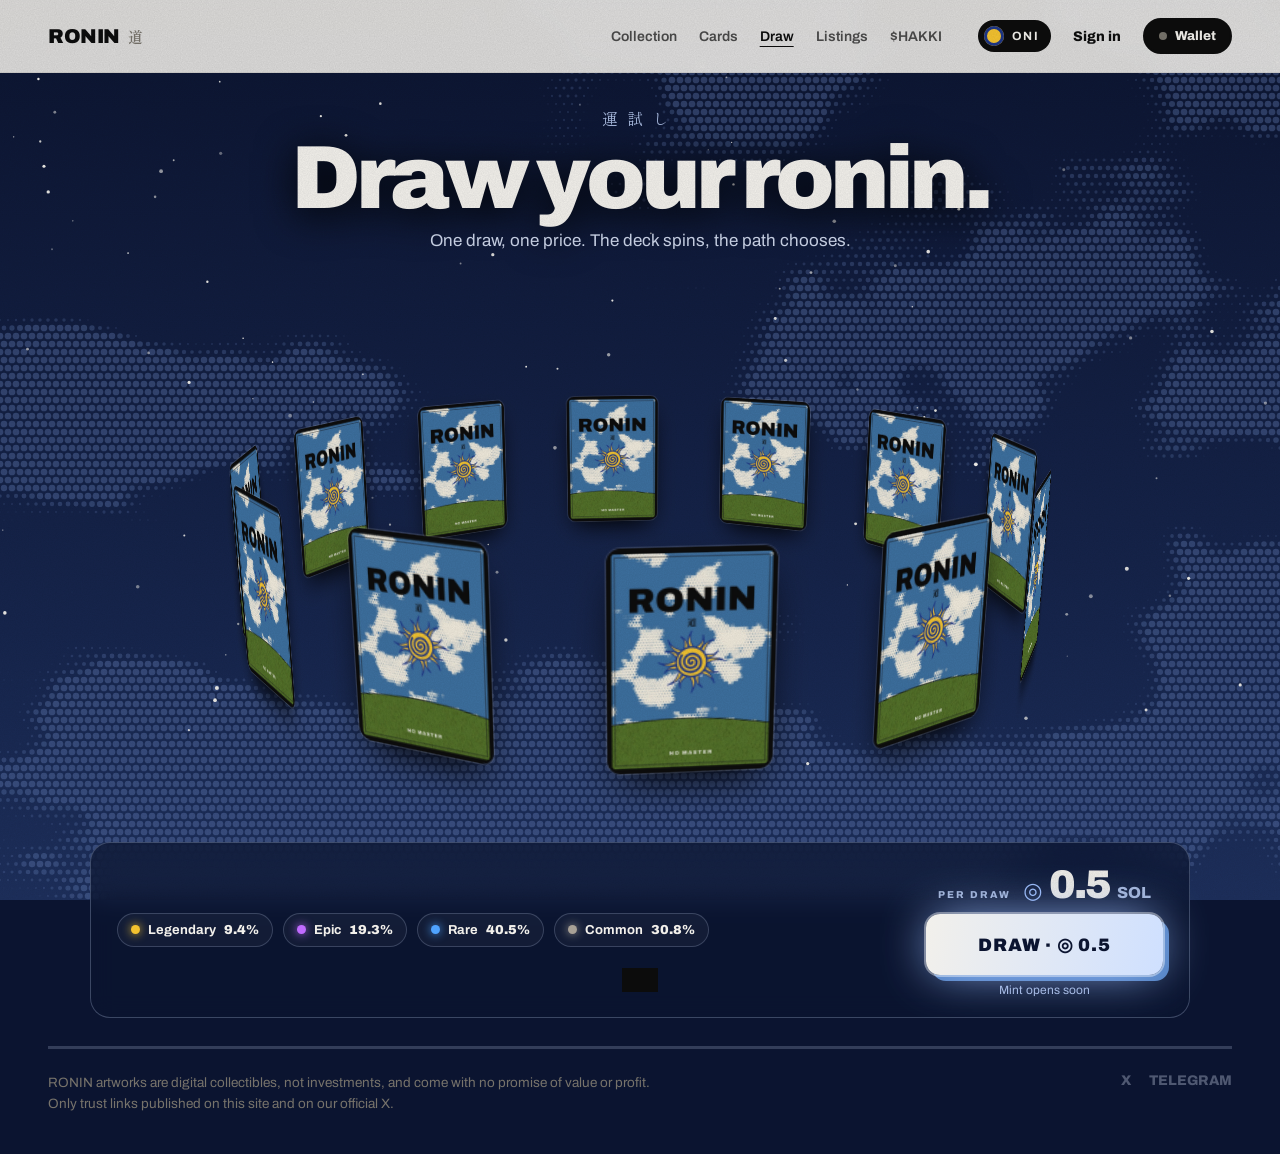
<file: draw.html>
<!doctype html>
<html lang="en">
<head>
<meta charset="utf-8">
<meta name="viewport" content="width=device-width,initial-scale=1">
<title>RONIN · Draw</title>
<meta name="description" content="RONIN: a collection of ronin artworks on Solana. Draw one at random or buy the one you want from a holder.">
<link rel="icon" href="favicon.svg" type="image/svg+xml">
<meta property="og:type" content="website">
<meta property="og:title" content="RONIN · Draw">
<meta property="og:description" content="A collection of ronin on Solana. Draw one at random, or buy the one you want from a holder.">
<meta property="og:image" content="https://studioamr.github.io/hakki/og.jpg">
<meta property="og:url" content="https://studioamr.github.io/hakki/">
<meta name="twitter:card" content="summary_large_image">
<meta name="theme-color" content="#f2f0eb">
<link rel="preconnect" href="https://fonts.googleapis.com">
<link rel="preconnect" href="https://fonts.gstatic.com" crossorigin>
<link href="https://fonts.googleapis.com/css2?family=Archivo:ital,wght@0,400;0,600;0,800;0,900;1,800&family=Silkscreen&family=Shippori+Mincho:wght@600;800&family=Old+Standard+TT&display=swap" rel="stylesheet">
<link rel="stylesheet" href="styles.css?v=1791140194">
</head>
<body class="dark-top dw-body">

<nav id="nav"><div class="wrap">
  <a class="logo" href="index.html">RONIN <span class="jp">道</span></a>
  <div class="links"><a href="index.html#collection">Collection</a><a href="cards.html">Cards</a><a href="draw.html" class="cur">Draw</a><a href="index.html#listings">Listings</a><a href="coin.html">$HAKKI</a></div>
</div></nav>

<main class="dw" id="drawPage">
  <canvas class="dw-sky" id="dwSky"></canvas>
  <canvas class="dw-fx" id="dwFx"></canvas>
  <div class="dw-flash" id="dwFlash"></div>
  <div class="dw-head">
    <div class="dw-eye jp">運試し</div>
    <h1>Draw your ronin.</h1>
    <p>One draw, one price. The deck spins, the path chooses.</p>
  </div>
  <div class="dw-stage" id="dwStage">
    <div class="dw-ring" id="dwRing"></div>
    <div class="dw-kanji jp" id="dwKanji"></div>
    <div class="dw-shock" id="dwShock"></div>
    <div class="dw-card" id="dwCard">
      <div class="dw-flip" id="dwFlip">
        <div class="dw-face dw-bk"></div>
        <div class="dw-face dw-ft"><img id="dwImg" alt=""><span class="dw-ft-r" id="dwFtR"></span></div>
      </div>
    </div>
  </div>
  <div class="dw-result" id="dwResult" aria-live="polite">
    <span class="dw-rr" id="dwRr"></span><b id="dwRt"></b><span class="dw-rj jp" id="dwRj"></span><small id="dwRo"></small><em id="dwNote"></em>
    <div class="dw-ra"><button class="btn dw-again" id="dwAgain">Draw again</button><button class="btn dw-real" id="dwReal">Mint for real</button></div>
  </div>
  <div class="dw-bar">
    <div class="dw-odds" id="dwOdds"></div>
    <div class="dw-cta"><div class="dw-price"><small>Per draw</small><span>◎</span><b id="dwPrice"></b><em>SOL</em></div>
      <button class="dw-go" id="dwGo"><span>Draw</span><i></i></button><div class="dw-mode" id="dwMode"></div></div>
  </div>
</main>


<footer><div class="wrap">
  <div class="row">
    <p class="disc">RONIN artworks are digital collectibles, not investments, and come with no promise of value or profit. Only trust links published on this site and on our official X.</p>
    <div class="soc"><a id="sX" href="#">X</a><a id="sTg" href="#">Telegram</a></div>
  </div>
</div></footer>

<script src="config.js?v=1791140194"></script>
<script src="app.js?v=1791140194"></script>
</body>
</html>
</file>
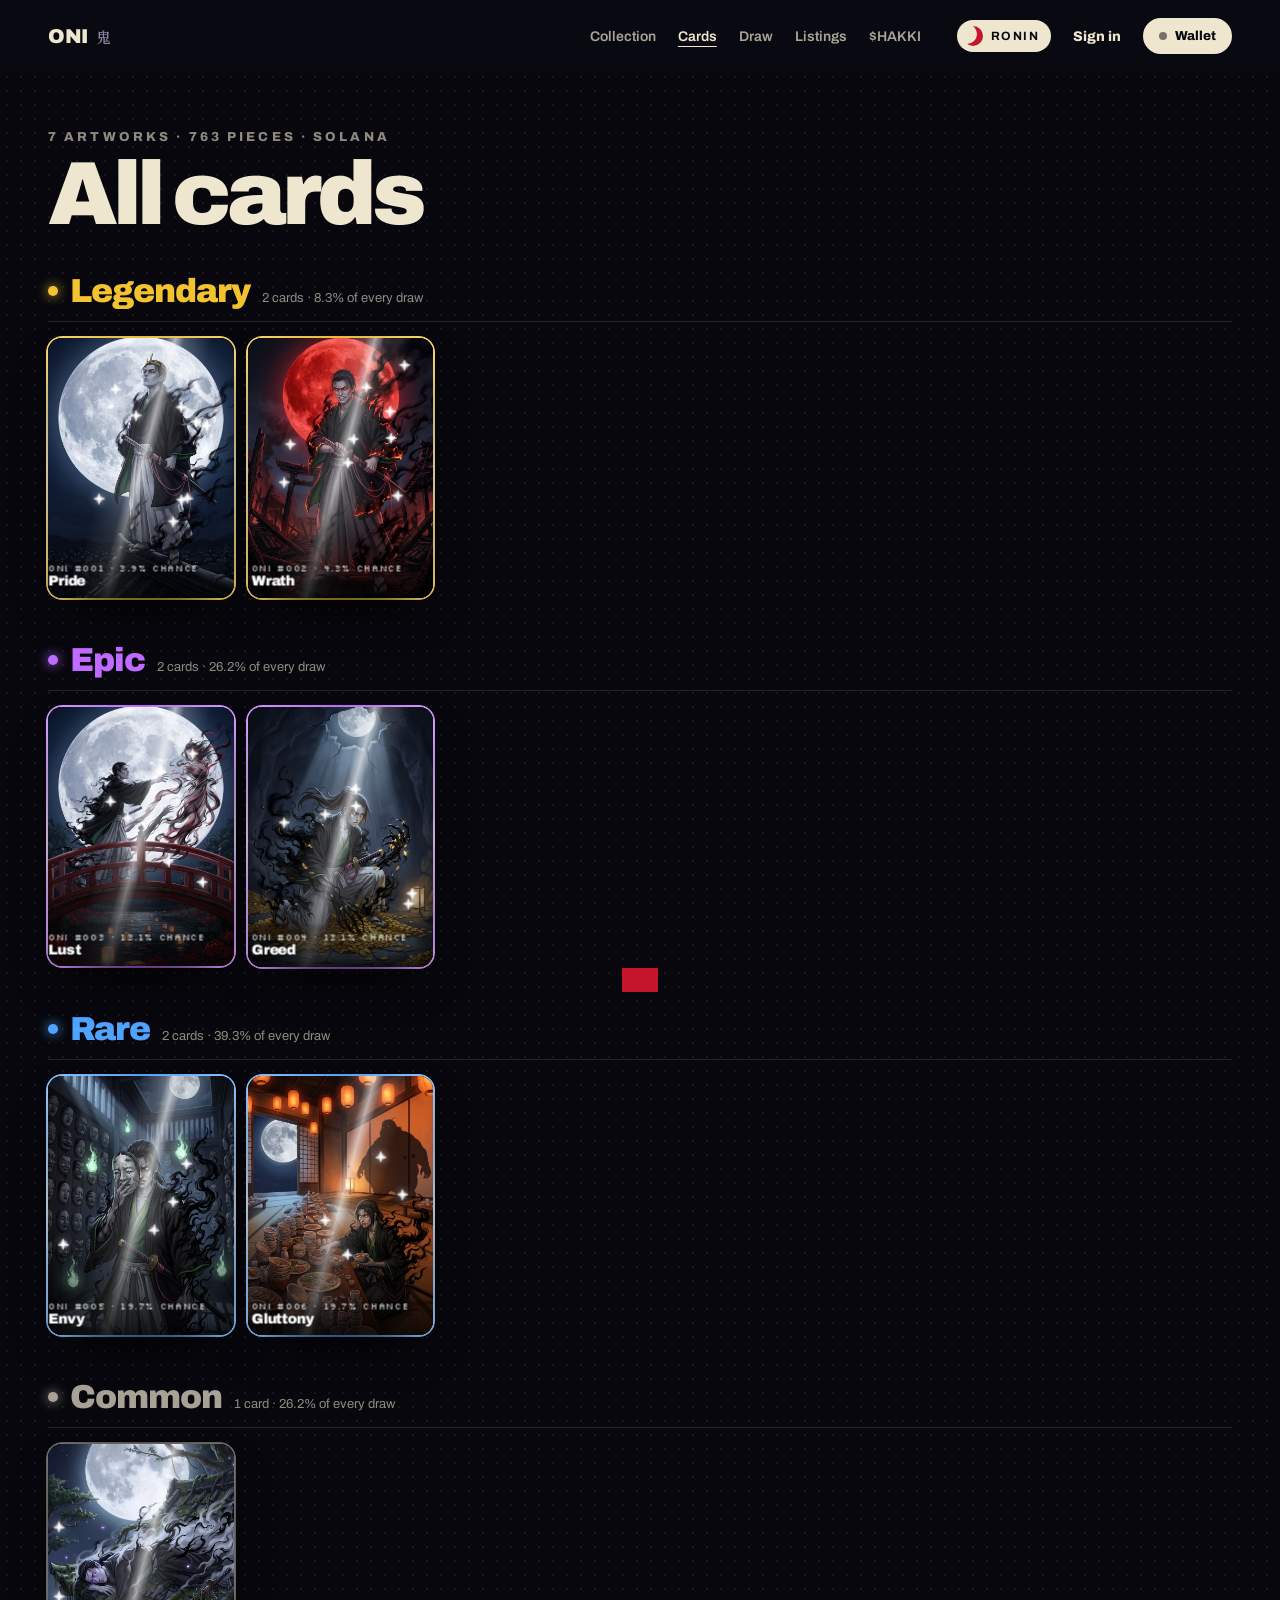
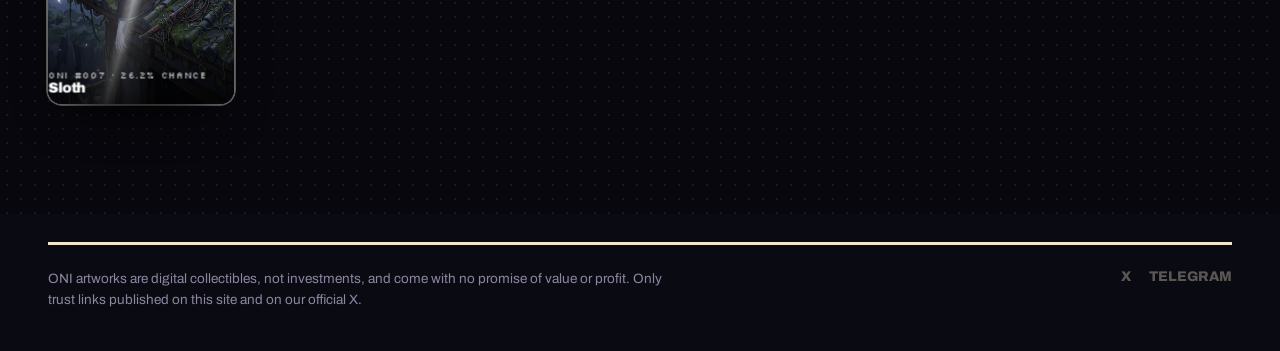
<file: oni/cards.html>
<!doctype html>
<html lang="en" data-world="oni">
<head>
<meta charset="utf-8">
<meta name="viewport" content="width=device-width,initial-scale=1">
<title>ONI · All Cards</title>
<meta name="description" content="ONI: a collection of ronin artworks on Solana. Draw one at random or buy the one you want from a holder.">
<link rel="icon" href="../favicon.svg" type="image/svg+xml">
<meta property="og:type" content="website">
<meta property="og:title" content="ONI · All Cards">
<meta property="og:description" content="The other face of RONIN: seven sins, seven shadows of the same ronin, on Solana. Draw one at random, or buy the one you want from a holder.">
<meta property="og:image" content="https://studioamr.github.io/hakki/og-oni.jpg">
<meta property="og:url" content="https://studioamr.github.io/hakki/oni/">
<meta name="twitter:card" content="summary_large_image">
<meta name="theme-color" content="#07070d">
<link rel="preconnect" href="https://fonts.googleapis.com">
<link rel="preconnect" href="https://fonts.gstatic.com" crossorigin>
<link href="https://fonts.googleapis.com/css2?family=Archivo:ital,wght@0,400;0,600;0,800;0,900;1,800&family=Silkscreen&family=Shippori+Mincho:wght@600;800&family=Old+Standard+TT&display=swap" rel="stylesheet">
<link rel="stylesheet" href="../styles.css?v=1791140194">
</head>
<body class="dark-top">

<nav id="nav"><div class="wrap">
  <a class="logo" href="index.html">ONI <span class="jp">鬼</span></a>
  <div class="links"><a href="index.html#collection">Collection</a><a href="cards.html" class="cur">Cards</a><a href="draw.html">Draw</a><a href="index.html#listings">Listings</a><a href="../coin.html">$HAKKI</a></div>
</div></nav>

<section class="coll coll-page" id="collection"><div class="wrap">
  <div class="head">
    <div><div class="eyebrow" id="collCount">Solana</div><h2>All cards</h2></div>
  </div>
  <div class="cards" id="cards" data-odds="1" data-group="1"></div>
</div></section>

<footer><div class="wrap">
  <div class="row">
    <p class="disc">ONI artworks are digital collectibles, not investments, and come with no promise of value or profit. Only trust links published on this site and on our official X.</p>
    <div class="soc"><a id="sX" href="#">X</a><a id="sTg" href="#">Telegram</a></div>
  </div>
</div></footer>

<script src="../config.js?v=1791140194"></script>
<script src="../app.js?v=1791140194"></script>
</body>
</html>
</file>
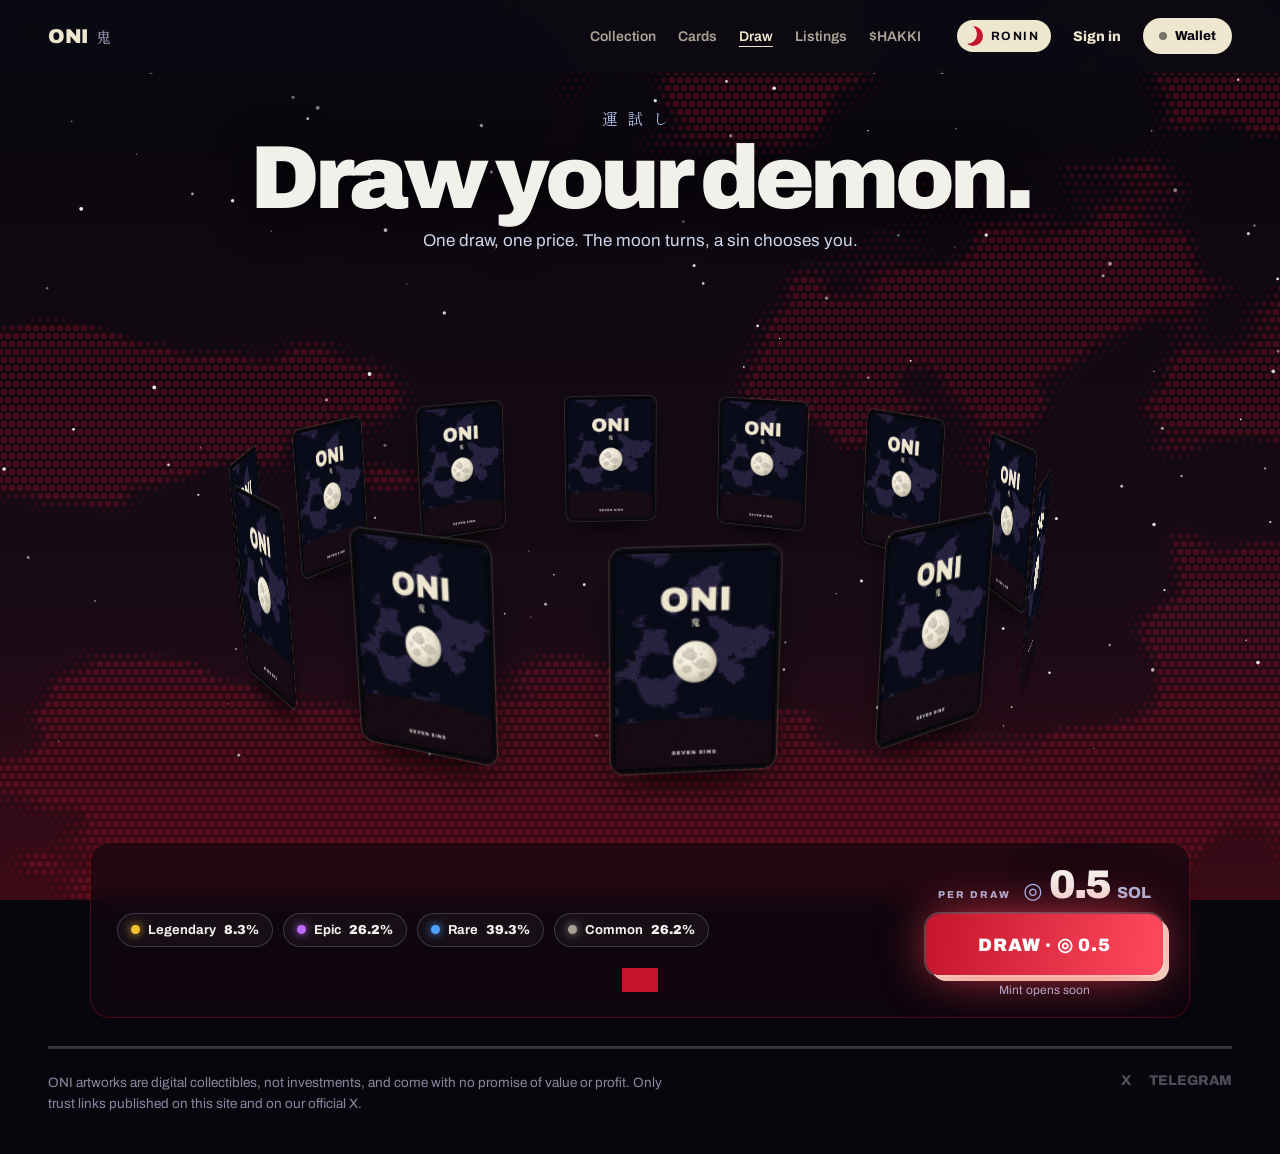
<file: oni/draw.html>
<!doctype html>
<html lang="en" data-world="oni">
<head>
<meta charset="utf-8">
<meta name="viewport" content="width=device-width,initial-scale=1">
<title>ONI · Draw</title>
<meta name="description" content="ONI: a collection of ronin artworks on Solana. Draw one at random or buy the one you want from a holder.">
<link rel="icon" href="../favicon.svg" type="image/svg+xml">
<meta property="og:type" content="website">
<meta property="og:title" content="ONI · Draw">
<meta property="og:description" content="The other face of RONIN: seven sins, seven shadows of the same ronin, on Solana. Draw one at random, or buy the one you want from a holder.">
<meta property="og:image" content="https://studioamr.github.io/hakki/og-oni.jpg">
<meta property="og:url" content="https://studioamr.github.io/hakki/oni/">
<meta name="twitter:card" content="summary_large_image">
<meta name="theme-color" content="#07070d">
<link rel="preconnect" href="https://fonts.googleapis.com">
<link rel="preconnect" href="https://fonts.gstatic.com" crossorigin>
<link href="https://fonts.googleapis.com/css2?family=Archivo:ital,wght@0,400;0,600;0,800;0,900;1,800&family=Silkscreen&family=Shippori+Mincho:wght@600;800&family=Old+Standard+TT&display=swap" rel="stylesheet">
<link rel="stylesheet" href="../styles.css?v=1791140194">
</head>
<body class="dark-top dw-body">

<nav id="nav"><div class="wrap">
  <a class="logo" href="index.html">ONI <span class="jp">鬼</span></a>
  <div class="links"><a href="index.html#collection">Collection</a><a href="cards.html">Cards</a><a href="draw.html" class="cur">Draw</a><a href="index.html#listings">Listings</a><a href="../coin.html">$HAKKI</a></div>
</div></nav>

<main class="dw" id="drawPage">
  <canvas class="dw-sky" id="dwSky"></canvas>
  <canvas class="dw-fx" id="dwFx"></canvas>
  <div class="dw-flash" id="dwFlash"></div>
  <div class="dw-head">
    <div class="dw-eye jp">運試し</div>
    <h1>Draw your demon.</h1>
    <p>One draw, one price. The moon turns, a sin chooses you.</p>
  </div>
  <div class="dw-stage" id="dwStage">
    <div class="dw-ring" id="dwRing"></div>
    <div class="dw-kanji jp" id="dwKanji"></div>
    <div class="dw-shock" id="dwShock"></div>
    <div class="dw-card" id="dwCard">
      <div class="dw-flip" id="dwFlip">
        <div class="dw-face dw-bk"></div>
        <div class="dw-face dw-ft"><img id="dwImg" alt=""><span class="dw-ft-r" id="dwFtR"></span></div>
      </div>
    </div>
  </div>
  <div class="dw-result" id="dwResult" aria-live="polite">
    <span class="dw-rr" id="dwRr"></span><b id="dwRt"></b><span class="dw-rj jp" id="dwRj"></span><small id="dwRo"></small><em id="dwNote"></em>
    <div class="dw-ra"><button class="btn dw-again" id="dwAgain">Draw again</button><button class="btn dw-real" id="dwReal">Mint for real</button></div>
  </div>
  <div class="dw-bar">
    <div class="dw-odds" id="dwOdds"></div>
    <div class="dw-cta"><div class="dw-price"><small>Per draw</small><span>◎</span><b id="dwPrice"></b><em>SOL</em></div>
      <button class="dw-go" id="dwGo"><span>Draw</span><i></i></button><div class="dw-mode" id="dwMode"></div></div>
  </div>
</main>


<footer><div class="wrap">
  <div class="row">
    <p class="disc">ONI artworks are digital collectibles, not investments, and come with no promise of value or profit. Only trust links published on this site and on our official X.</p>
    <div class="soc"><a id="sX" href="#">X</a><a id="sTg" href="#">Telegram</a></div>
  </div>
</div></footer>

<script src="../config.js?v=1791140194"></script>
<script src="../app.js?v=1791140194"></script>
</body>
</html>
</file>
<file: styles.css>
:root{
  --paper:#f2f0eb; --paper-2:#e8e5dd; --ink:#0c0c0c; --ink-2:#3a3a3a; --mute:#77736b;
  --sky:#3f74a3; --sun:#f3c22f; --navy:#1d3687; --grass:#5d7a2e;
  --grain:url("data:image/svg+xml,%3Csvg xmlns='http://www.w3.org/2000/svg' width='220' height='220'%3E%3Cfilter id='n'%3E%3CfeTurbulence type='fractalNoise' baseFrequency='.85' numOctaves='3' stitchTiles='stitch'/%3E%3CfeColorMatrix values='0 0 0 0 0 0 0 0 0 0 0 0 0 0 0 0 0 0 .55 0'/%3E%3C/filter%3E%3Crect width='100%25' height='100%25' filter='url(%23n)'/%3E%3C/svg%3E");
}
*{box-sizing:border-box;margin:0;padding:0}
html{scroll-behavior:smooth}
body{background:var(--paper);color:var(--ink);font-family:Archivo,system-ui,sans-serif;-webkit-font-smoothing:antialiased;overflow-x:hidden}
body::after{content:"";position:fixed;inset:0;background:var(--grain);opacity:.16;pointer-events:none;z-index:50;mix-blend-mode:multiply}
a{color:inherit}
.wrap{max-width:1240px;margin:0 auto;padding:0 28px}
.jp{font-family:"Shippori Mincho",serif}
.px{font-family:Silkscreen,monospace;letter-spacing:.04em}

/* nav */
nav{position:fixed;top:0;left:0;right:0;z-index:40;padding:18px 0;transition:background .3s}
nav.solid{background:color-mix(in srgb,var(--paper) 88%,transparent);backdrop-filter:blur(6px);border-bottom:1px solid #0001}
nav .wrap{display:flex;align-items:center;gap:28px}
.logo{font-weight:900;font-size:20px;letter-spacing:-.02em;text-decoration:none;display:flex;align-items:baseline;gap:8px}
.logo .jp{font-size:15px;color:var(--mute);font-weight:600}
nav .links{display:flex;gap:22px;margin-left:auto;font-weight:600;font-size:14px}
nav .links a{text-decoration:none;opacity:.7}
nav .links a:hover{opacity:1}
.btn{display:inline-flex;align-items:center;gap:10px;background:var(--ink);color:var(--paper);border:0;font:800 14px Archivo;letter-spacing:.02em;padding:13px 20px;text-decoration:none;cursor:pointer;text-transform:uppercase;transition:transform .15s}
.btn:hover{transform:translate(-2px,-2px);box-shadow:4px 4px 0 var(--ink-2)}
.btn.ghost{background:transparent;color:var(--ink);box-shadow:inset 0 0 0 2px var(--ink)}

/* hero */
.hero{min-height:92vh;padding-top:110px;padding-bottom:60px;position:relative;display:flex;flex-direction:column}
.hero .kicker{font-weight:800;font-size:clamp(20px,2.6vw,34px);letter-spacing:-.02em}
.hero h1{font-weight:900;font-size:clamp(70px,15.5vw,228px);line-height:.86;letter-spacing:-.065em;margin-top:6px}
.hero .sig{display:flex;justify-content:flex-end;font-weight:900;font-size:clamp(14px,1.4vw,19px);margin-top:4px;letter-spacing:.02em}
.hero-art{position:relative;flex:1;min-height:340px;margin-top:10px}
.hero-art canvas{position:absolute;inset:0;width:100%;height:100%}
.vert{position:absolute;right:0;top:10px;writing-mode:vertical-rl;font-size:clamp(34px,4.4vw,62px);font-weight:800;letter-spacing:.12em;line-height:1}
.vert small{display:block;font-size:12px;letter-spacing:.3em;font-family:Archivo;font-weight:800;color:var(--mute);margin-top:14px}
.hero-foot{display:flex;flex-wrap:wrap;align-items:flex-end;gap:24px;justify-content:space-between;position:relative}
.hero-foot p{max-width:430px;font-size:17px;line-height:1.45;color:var(--ink-2)}
.ca{display:flex;align-items:stretch;border:2px solid var(--ink);background:var(--paper);max-width:100%}
.ca span{padding:12px 14px;font:600 13px/1.2 ui-monospace,Menlo,monospace;overflow:hidden;text-overflow:ellipsis;white-space:nowrap;max-width:min(360px,58vw)}
.ca span b{font-family:Archivo;font-weight:900;margin-right:8px}
.ca button{border:0;border-left:2px solid var(--ink);background:var(--ink);color:var(--paper);font:800 12px Archivo;padding:0 14px;cursor:pointer;text-transform:uppercase}
.actions{display:flex;gap:10px;flex-wrap:wrap;margin-top:12px}

/* marquee */
.band{background:var(--ink);color:var(--paper);overflow:hidden;white-space:nowrap;padding:14px 0;font-weight:900;font-size:20px;letter-spacing:.02em;text-transform:uppercase}
.band div{display:inline-block;animation:mq 38s linear infinite}
.band i{font-style:normal;margin:0 22px;opacity:.45}
@keyframes mq{to{transform:translateX(-50%)}}

/* story */
section{position:relative}
.head{display:flex;justify-content:space-between;align-items:flex-end;gap:24px;flex-wrap:wrap;margin-bottom:38px}
.eyebrow{font-weight:800;font-size:13px;letter-spacing:.24em;text-transform:uppercase;color:var(--mute)}
h2{font-weight:900;font-size:clamp(44px,7vw,104px);line-height:.9;letter-spacing:-.055em;margin-top:10px}
.story{padding:140px 0 120px}
.panels{display:grid;grid-template-columns:repeat(12,1fr);gap:14px}
.panel{border:3px solid var(--ink);background:#fbfaf7;position:relative;overflow:hidden;display:flex;flex-direction:column}
.panel canvas{width:100%;height:100%;display:block;position:absolute;inset:0}
.panel .art{position:relative;flex:1;min-height:260px}
.panel .cap{position:relative;padding:20px 22px 24px;border-top:3px solid var(--ink);background:var(--paper)}
.panel .num{position:absolute;top:14px;left:16px;z-index:2;display:flex;align-items:baseline;gap:10px}
.panel .num .jp{font-size:44px;font-weight:800;line-height:1}
.panel .num b{font-weight:900;font-size:12px;letter-spacing:.2em}
.panel h3{font:italic 800 clamp(19px,1.7vw,24px)/1.08 Archivo;text-transform:uppercase;letter-spacing:-.01em}
.panel p{margin-top:10px;font-size:15.5px;line-height:1.5;color:var(--ink-2)}
.p1{grid-column:span 7}.p2{grid-column:span 5}.p3{grid-column:span 5}.p4{grid-column:span 7}
.p1 .art,.p4 .art{min-height:330px}

/* sky */
.sky{position:relative;min-height:100vh;min-height:100svh;overflow:hidden;color:var(--ink)}
.sky canvas{position:absolute;inset:0;width:100%;height:100%}
.sky .in{position:relative;z-index:2;display:flex;flex-direction:column;align-items:center;text-align:center;padding:max(110px,14vh) 24px 0}
.sky .peace{font-family:"Old Standard TT",serif;font-size:clamp(46px,6vw,88px);letter-spacing:.02em;line-height:1}
.sky .mantra{margin-top:5vh;font-size:clamp(18px,2.4vw,34px);line-height:1.45}
.sky .mantra span{display:block}
.sun{width:clamp(140px,18vw,250px);margin-top:4vh;animation:spin 60s linear infinite;filter:drop-shadow(0 0 0 #0000)}
@keyframes spin{to{transform:rotate(360deg)}}
.sky-foot{position:absolute;z-index:4;left:0;right:0;bottom:30px}
.sky-foot .wrap{display:flex;justify-content:space-between;align-items:flex-end;gap:20px;flex-wrap:wrap}
.sky-foot .tag{color:var(--paper);font-weight:900;font-size:22px;letter-spacing:-.01em;line-height:1.1;text-shadow:0 1px 0 #0004}
.sky-foot .tag .jp{font-size:18px;margin-left:6px}
.sky-foot .tag small{display:block;font:800 11px Archivo;letter-spacing:.24em;text-transform:uppercase;opacity:.85;margin-top:8px}
.btn.ghost.light{background:var(--paper)}

/* code */
.code{padding:140px 0 120px}
.rules{display:grid;grid-template-columns:repeat(4,1fr);border-top:3px solid var(--ink);border-left:3px solid var(--ink)}
.rule{border-right:3px solid var(--ink);border-bottom:3px solid var(--ink);padding:24px 22px 28px;min-height:230px;display:flex;flex-direction:column;background:#fbfaf7;transition:background .2s,color .2s}
.rule:hover{background:var(--ink);color:var(--paper)}
.rule:hover p{color:#cfcac0}
.rule .jp{font-size:58px;font-weight:800;line-height:1}
.rule h4{margin-top:auto;font-weight:900;font-size:21px;letter-spacing:-.02em;line-height:1.05;text-transform:uppercase}
.rule p{margin-top:8px;font-size:14.5px;line-height:1.45;color:var(--ink-2)}
.rule:last-child{background:var(--ink);color:var(--paper)}
.rule:last-child p{color:#cfcac0}

/* numbers */
.nums{padding:20px 0 140px}
.stats{display:grid;grid-template-columns:1.4fr 1fr 1fr 1fr;gap:0;border:3px solid var(--ink)}
.stat{padding:30px 26px;border-right:3px solid var(--ink)}
.stat:last-child{border-right:0}
.stat .k{font-weight:800;font-size:12px;letter-spacing:.22em;text-transform:uppercase;color:var(--mute)}
.stat .v{font-weight:900;font-size:clamp(30px,3.6vw,54px);letter-spacing:-.05em;margin-top:12px;line-height:1}
.stat .s{margin-top:10px;font-size:14px;color:var(--ink-2)}
.stat:first-child{background:var(--ink);color:var(--paper)}
.stat:first-child .k,.stat:first-child .s{color:#bdb8ad}

/* buy */
.buy{padding:0 0 140px}
.steps{display:grid;grid-template-columns:repeat(4,1fr);gap:14px}
.step{border-top:3px solid var(--ink);padding-top:18px}
.step .px{font-size:13px;color:var(--mute)}
.step h4{font-weight:900;font-size:26px;letter-spacing:-.03em;margin-top:10px;line-height:1}
.step p{margin-top:10px;font-size:15px;line-height:1.5;color:var(--ink-2)}

/* rise */
.rise{background:var(--ink);color:var(--paper);padding:130px 0;overflow:hidden}
.rise .grid{display:grid;grid-template-columns:1fr 1fr;gap:48px;align-items:center}
.rise h2{color:var(--paper)}
.rise .lead{margin-top:22px;font-size:18px;line-height:1.5;color:#c9c4ba;max-width:470px}
.getup{margin-top:34px;background:var(--paper);color:var(--ink);border:0;font:900 clamp(22px,2.4vw,30px) Archivo;letter-spacing:-.02em;text-transform:uppercase;padding:22px 34px;cursor:pointer;transition:transform .12s}
.getup:active{transform:translateY(4px) scale(.98)}
.counter{display:flex;align-items:baseline;gap:14px;margin-top:22px;color:#c9c4ba;font-size:15px}
.counter b{color:var(--paper);font-weight:900;font-size:44px;letter-spacing:-.04em}
.tally{position:relative;aspect-ratio:1/1;border:3px solid var(--paper);background:var(--paper)}
.tally canvas{position:absolute;inset:0;width:100%;height:100%}
.tally 
/* footer */
footer{padding:90px 0 50px;background:var(--paper);color:var(--ink)}
footer .big{font-weight:900;font-size:clamp(60px,13vw,200px);letter-spacing:-.065em;line-height:.85}
footer .row{display:flex;justify-content:space-between;gap:30px;flex-wrap:wrap;margin-top:40px;padding-top:24px;border-top:3px solid var(--ink)}
footer .disc{max-width:620px;font-size:13.5px;line-height:1.55;color:var(--mute)}
footer .soc{display:flex;gap:18px;font-weight:800;font-size:14px;text-transform:uppercase}
footer .soc a{text-decoration:none}
footer .soc a.off{opacity:.35;pointer-events:none}

.toast{position:fixed;left:50%;bottom:28px;transform:translate(-50%,120px);background:var(--ink);color:var(--paper);padding:12px 18px;font-weight:800;font-size:13px;z-index:60;transition:transform .3s}
.toast.on{transform:translate(-50%,0)}

/* collection */
.coll{background:#0a0a0b;color:var(--paper);padding:120px 0 110px;overflow:hidden;position:relative}
.coll::before{content:"";position:absolute;inset:0;background:radial-gradient(#ffffff12 1px,transparent 1.4px) 0 0/14px 14px;pointer-events:none}
.coll h2{color:var(--paper)}
.coll .eyebrow{color:#8f8a80}
.coll .lead{max-width:420px;color:#b9b3a8;font-size:16px;line-height:1.5}
.cards{display:grid;grid-template-columns:repeat(4,1fr);gap:22px;perspective:1100px;position:relative}
.card{position:relative;aspect-ratio:3/4.1;cursor:pointer;transform-style:preserve-3d;transition:transform .5s cubic-bezier(.2,.8,.2,1);--mx:50%;--my:50%;--rx:0deg;--ry:0deg;--o:0;transform:rotateX(var(--rx)) rotateY(var(--ry))}
.card.wide{grid-column:span 2;aspect-ratio:auto}
.card .frame{position:absolute;inset:0;border-radius:14px;overflow:hidden;background:#111;box-shadow:0 20px 50px -20px #000,0 0 0 1px #ffffff1a}
.card img{width:100%;height:100%;object-fit:cover;display:block;transform:scale(1.04);transition:transform .6s,filter .6s;filter:saturate(1.05) contrast(1.04)}
.card:hover img{transform:scale(1.09);filter:saturate(1.2) contrast(1.08) brightness(1.06)}
/* holographic foil follows the pointer */
.card .holo{position:absolute;inset:0;mix-blend-mode:color-dodge;opacity:calc(var(--o)*.55);transition:opacity .3s;
  background:repeating-linear-gradient(115deg,#ff5f6d 0%,#ffc371 7%,#f3f7a1 14%,#7af0c8 21%,#65a8ff 28%,#c58cff 35%,#ff5f6d 42%) ;
  background-size:300% 300%;background-position:var(--mx) var(--my)}
.card .glare{position:absolute;inset:0;mix-blend-mode:overlay;opacity:var(--o);transition:opacity .3s;background:radial-gradient(circle at var(--mx) var(--my),#fffffff0 0%,#ffffff55 18%,transparent 55%)}
/* light sweep that crosses every card on a loop */
.card .sweep{position:absolute;inset:-40%;background:linear-gradient(105deg,transparent 42%,#ffffff2e 48%,#ffffffa0 50%,#ffffff2e 52%,transparent 58%);animation:sweep 5.5s ease-in-out infinite;animation-delay:var(--d,0s);mix-blend-mode:screen;pointer-events:none}
@keyframes sweep{0%,62%{transform:translateX(-60%)}100%{transform:translateX(60%)}}
.card .shade{position:absolute;inset:0;background:linear-gradient(transparent 55%,#000c)}
/* rarity border glow */
.card .ring{position:absolute;inset:-2px;border-radius:16px;padding:2px;background:conic-gradient(from var(--a,0deg),var(--c1),var(--c2),var(--c1),var(--c2),var(--c1));
  -webkit-mask:linear-gradient(#000 0 0) content-box,linear-gradient(#000 0 0);-webkit-mask-composite:xor;mask-composite:exclude;animation:spinb 4s linear infinite;filter:drop-shadow(0 0 10px var(--c1))}
@property --a{syntax:"<angle>";initial-value:0deg;inherits:false}
@keyframes spinb{to{--a:360deg}}
.card[data-r=Legendary]{--c1:#f3c22f;--c2:#fff4c2}
.card[data-r=Epic]{--c1:#c06bff;--c2:#f0d6ff}
.card[data-r=Rare]{--c1:#4fa3ff;--c2:#d8ecff}
.card[data-r=Common]{--c1:#8a857c;--c2:#d9d4ca}
.card[data-r=Common] .ring{filter:none;opacity:.6}
.card .info{color:#fff;text-shadow:0 1px 6px #0009;position:absolute;left:18px;right:14px;bottom:16px;transform:translateZ(18px);display:flex;justify-content:space-between;align-items:flex-end;gap:10px}
.card .info b{display:block;font-weight:900;font-size:19px;letter-spacing:-.02em;line-height:1.05}
.card .info small{font:400 11px Silkscreen,monospace;letter-spacing:.06em;opacity:.75}
.card .rar{font:800 10px Archivo;letter-spacing:.2em;text-transform:uppercase;padding:6px 9px;border-radius:999px;background:#0008;border:1px solid var(--c1);color:var(--c2);white-space:nowrap;box-shadow:0 0 14px -2px var(--c1)}
.card .spark{position:absolute;width:10px;height:10px;transform:translateZ(30px);pointer-events:none;animation:tw 2.6s ease-in-out infinite;animation-delay:var(--d)}
.card .spark::before,.card .spark::after{content:"";position:absolute;inset:0;background:radial-gradient(#fff 0 18%,transparent 60%)}
.card .spark::after{background:linear-gradient(#fff,#fff) center/100% 1.5px no-repeat,linear-gradient(#fff,#fff) center/1.5px 100% no-repeat;filter:drop-shadow(0 0 4px #fff)}
@keyframes tw{0%,100%{opacity:0;transform:translateZ(30px) scale(.2) rotate(0)}50%{opacity:1;transform:translateZ(30px) scale(1.2) rotate(45deg)}}

/* hero cta */
.mint-pill{display:inline-flex;align-items:center;gap:9px;background:#0c0c0ccc;color:var(--paper);font:700 13px Archivo;padding:9px 14px;border-radius:999px;margin-bottom:12px;backdrop-filter:blur(4px)}
.mint-pill i{width:8px;height:8px;border-radius:50%;background:#f3c22f;box-shadow:0 0 10px #f3c22f;animation:pulse 1.6s ease-in-out infinite}
.mint-pill b{font-weight:900}
@keyframes pulse{50%{opacity:.3}}
.cards .card[data-r]:nth-child(7) img{object-position:38% 50%}
@keyframes breathe{50%{text-shadow:0 0 14px #f3c22f88,0 0 40px #f3c22f44;opacity:.85}}
/* forge / dojo / launch (dark, same world as the cards) */
.forge,.dojo,.launch{background:#0a0a0b;color:var(--paper);padding:110px 0;position:relative;overflow:hidden}
.forge h2,.dojo h2,.launch h2{color:var(--paper)}
.forge .lead{max-width:440px;color:#b9b3a8;font-size:16px;line-height:1.55}
.forge .lead b{color:#f3c22f}
.forge .eyebrow,.dojo .eyebrow,.launch .eyebrow{color:#8f8a80}
.path{display:flex;align-items:center;gap:10px;margin:10px 0 50px;flex-wrap:wrap}
.pt{position:relative;width:86px;aspect-ratio:3/4;border-radius:10px;overflow:hidden;box-shadow:0 0 0 1px #ffffff26;animation:toward 3.5s ease-in-out infinite;animation-delay:calc(var(--i)*.18s)}
.pt img{width:100%;height:100%;object-fit:cover;filter:saturate(.8)}
.pt span{position:absolute;left:7px;bottom:5px;font:900 13px Archivo;text-shadow:0 1px 3px #000}
@keyframes toward{0%,100%{transform:translateX(0)}50%{transform:translateX(6px);filter:brightness(1.25)}}
.flame{font-size:34px;margin:0 8px;filter:drop-shadow(0 0 14px #ff7a2a);animation:breathe 1.4s ease-in-out infinite}
.pt.eight{width:120px;display:grid;place-items:center;background:radial-gradient(circle,#2a2208,#0a0a0b 70%);box-shadow:0 0 0 2px #f3c22f,0 0 40px -4px #f3c22f;animation:none}
.pt.eight span{position:static;font-size:64px;color:#f3c22f;text-shadow:0 0 22px #f3c22f}
.steps4,.perks,.phases{display:grid;grid-template-columns:repeat(4,1fr);gap:14px}
.s4,.perk,.ph{background:#141416;border:1px solid #ffffff1a;border-radius:14px;padding:24px 22px 26px}
.s4 .px{color:#8f8a80;font-size:13px}
.s4 h4,.perk h4,.ph h4{font-weight:900;font-size:22px;letter-spacing:-.02em;margin-top:12px}
.s4 p,.perk p,.ph p{color:#a9a398;font-size:14.5px;line-height:1.5;margin-top:10px}
.s4.gold,.perk.gold{border-color:#f3c22f88;box-shadow:0 0 50px -18px #f3c22f;background:linear-gradient(160deg,#211b08,#141416 60%)}
.perk .jp{font-size:44px;font-weight:800;line-height:1;color:#e9e3d6}
.perk.gold .jp,.s4.gold h4{color:#f3c22f}
.dojo{padding-top:0}.launch{padding-top:0}
.ph{position:relative}
.ph .jp{font-size:40px;line-height:1;display:block;margin-top:8px}
.ph .st{position:absolute;top:18px;right:18px;font:800 10px Archivo;letter-spacing:.2em;text-transform:uppercase;padding:5px 9px;border-radius:999px;border:1px solid #ffffff33;color:#a9a398}
.ph.now{border-color:#f3c22f88;box-shadow:0 0 50px -18px #f3c22f}
.ph.now .st{border-color:#f3c22f;color:#f3c22f;box-shadow:0 0 12px -2px #f3c22f}
.allow{margin-top:26px;display:flex;justify-content:space-between;align-items:center;gap:20px;flex-wrap:wrap;padding:26px 28px;border-radius:14px;background:linear-gradient(100deg,#f3c22f,#ffe7a0);color:var(--ink)}
.allow b{display:block;font-weight:900;font-size:clamp(24px,3vw,36px);letter-spacing:-.03em}
.allow span{font-size:15px}
.allow .btn{background:var(--ink);color:var(--paper)}
.part{background:var(--ink);color:var(--paper);padding:28px 0;border-top:1px solid #ffffff1a}
.part .wrap{display:flex;align-items:center;gap:18px}
.part .px{font-size:12px;color:#8f8a80}
.part b{font-weight:900;font-size:clamp(20px,2.4vw,30px);letter-spacing:-.02em}
.part .jp{margin-left:auto;font-size:34px;color:#f3c22f}

/* quiet waitlist link */
.wl-link{margin-left:auto;font-weight:700;font-size:14px;text-decoration:none;border-bottom:1px solid currentColor;padding-bottom:2px;opacity:.75;transition:opacity .2s}
.wl-link:hover{opacity:1}
nav .links+.wl-link{margin-left:22px}
.wl-link.light{display:inline-block;margin-top:12px;color:var(--paper)}
/* card price */
.card .price{font:900 15px Archivo;letter-spacing:-.01em;padding:7px 11px;border-radius:999px;background:#0c0c0cd9;border:1px solid var(--c1);color:#fff;white-space:nowrap;box-shadow:0 0 16px -4px var(--c1)}
.card .price em{font-style:normal;color:var(--c1);margin-right:4px}
.card .rar{position:absolute;top:12px;right:12px;transform:translateZ(18px)}

/* ===== the shrine: chapter detail ===== */
.shrine{position:fixed;inset:0;z-index:80;display:none;color:var(--ink);overflow-y:auto;overscroll-behavior:contain;background:var(--paper)}
.shrine.on{display:block;animation:shIn .5s ease both}
@keyframes shIn{from{opacity:0}to{opacity:1}}
.shrine::after{content:"";position:fixed;inset:0;background:var(--grain);opacity:.14;pointer-events:none;mix-blend-mode:multiply;z-index:4}
.sh-sky{position:fixed;inset:0;width:100%;height:100%;pointer-events:none;z-index:3}
.sh-bigk{position:fixed;right:-2vw;top:50%;transform:translateY(-50%);font-size:70vh;line-height:1;font-weight:800;color:transparent;-webkit-text-stroke:1px color-mix(in srgb,var(--c1,#f3c22f) 30%,transparent);opacity:0;pointer-events:none;z-index:0}
.shrine.on .sh-bigk{animation:bigk 1.6s .1s cubic-bezier(.2,.8,.2,1) both,drift 18s 1.7s ease-in-out infinite alternate}
@keyframes bigk{from{opacity:0;transform:translateY(-44%) scale(1.15);filter:blur(12px)}to{opacity:.9;transform:translateY(-50%) scale(1);filter:none}}
@keyframes drift{to{transform:translateY(-53%) translateX(-2vw)}}
.sh-in{position:relative;z-index:2;min-height:100%;display:grid;grid-template-columns:minmax(0,1fr) minmax(0,.9fr);gap:clamp(30px,5vw,80px);align-items:center;max-width:1240px;margin:0 auto;padding:90px clamp(20px,5vw,60px) 60px}
.sh-x{position:fixed;top:20px;right:24px;z-index:6;width:46px;height:46px;border-radius:50%;border:2px solid var(--ink);background:var(--paper);color:var(--ink);font-size:16px;font-weight:900;cursor:pointer;box-shadow:3px 3px 0 var(--ink);transition:transform .3s}
.sh-x:hover{transform:rotate(90deg)}
.sh-nav{position:fixed;top:50%;z-index:6;width:50px;height:50px;margin-top:-25px;border-radius:50%;border:2px solid var(--ink);background:var(--paper);color:var(--ink);font:400 30px/1 Archivo;cursor:pointer;box-shadow:3px 3px 0 var(--ink);transition:transform .2s}
.sh-nav:hover{transform:translate(-2px,-2px);box-shadow:5px 5px 0 var(--ink)}
.sh-nav.prev{left:18px}.sh-nav.next{right:18px}
/* art: enso draws, image wipes in like ink, frame traces, seal stamps */
.sh-art{position:relative;justify-self:center;width:min(100%,460px)}
.sh-pic{position:relative;aspect-ratio:3/4;border-radius:8px;overflow:hidden;border:3px solid var(--ink);box-shadow:10px 10px 0 var(--ink),0 30px 80px -20px #0008}
.sh-pic img{width:100%;height:100%;object-fit:cover;display:block}
.shrine.on .sh-pic{-webkit-mask:linear-gradient(105deg,#000 45%,transparent 55%) 100% 0/300% 100% no-repeat;mask:linear-gradient(105deg,#000 45%,transparent 55%) 100% 0/300% 100% no-repeat;animation:ink 1.3s .35s cubic-bezier(.6,0,.2,1) forwards}
@keyframes ink{to{-webkit-mask-position:0 0;mask-position:0 0}}
.shrine.on .sh-pic img{animation:kb 9s 1.2s ease-out both}
@keyframes kb{from{transform:scale(1.12)}to{transform:scale(1)}}
.sh-shine{position:absolute;inset:-50%;background:linear-gradient(105deg,transparent 44%,#fff6 50%,transparent 56%);mix-blend-mode:overlay;transform:translateX(-60%)}
.shrine.on .sh-shine{animation:sweep 4.5s 1.8s ease-in-out infinite}
.sh-k8{display:none;position:absolute;inset:0;place-items:center;font-size:clamp(150px,20vw,240px);font-weight:800;color:#fff;text-shadow:6px 6px 0 var(--ink);background:radial-gradient(#ffffff40 1.6px,transparent 2.1px) 0 0/12px 12px,linear-gradient(170deg,#4d86b8,#2f5f8e)}
.shrine.mystery .sh-k8{display:grid}
.shrine.mystery .sh-pic img{display:none}
.sh-enso{position:absolute;inset:-18%;width:136%;height:136%;z-index:-1;fill:none;stroke:#fff;stroke-width:8;stroke-linecap:round;opacity:.85;filter:drop-shadow(0 2px 10px #0004);stroke-dasharray:1;stroke-dashoffset:1}
.shrine.on .sh-enso{animation:draw 1.8s .2s cubic-bezier(.6,0,.2,1) forwards,spin 40s 2s linear infinite}
@keyframes draw{to{stroke-dashoffset:0}}
.sh-frame{position:absolute;inset:-14px;border:2px solid #fff;border-radius:10px;pointer-events:none;filter:drop-shadow(0 2px 6px #0005);clip-path:inset(0 100% 100% 0)}
.shrine.on .sh-frame{animation:frame 1.4s 1s cubic-bezier(.6,0,.2,1) forwards}
@keyframes frame{50%{clip-path:inset(0 0 100% 0)}100%{clip-path:inset(0 0 0 0)}}
.sh-corner{position:absolute;width:26px;height:26px;border:3px solid #fff;opacity:0;filter:drop-shadow(0 2px 4px #0006)}
.sh-corner.tl{top:-22px;left:-22px;border-right:0;border-bottom:0}.sh-corner.tr{top:-22px;right:-22px;border-left:0;border-bottom:0}
.sh-corner.bl{bottom:-22px;left:-22px;border-right:0;border-top:0}.sh-corner.br{bottom:-22px;right:-22px;border-left:0;border-top:0}
.shrine.on .sh-corner{animation:pop .5s 2.1s ease both}
@keyframes pop{from{opacity:0;transform:scale(.4)}to{opacity:1;transform:none}}
.sh-seal{position:absolute;right:-26px;bottom:38px;width:84px;height:84px;display:grid;place-items:center;font-size:44px;font-weight:800;color:#d8342a;border:4px solid #d8342a;border-radius:8px;background:#f4ece0f0;box-shadow:0 8px 24px #0008;opacity:0;transform:rotate(-9deg)}
.shrine.on .sh-seal{animation:stamp .45s 2.3s cubic-bezier(.3,1.6,.5,1) both}
@keyframes stamp{0%{opacity:0;transform:rotate(-9deg) scale(2.6)}60%{opacity:1;transform:rotate(-9deg) scale(.92)}100%{opacity:1;transform:rotate(-9deg) scale(1)}}
/* info: everything rises in, one beat after the other */
.rv{opacity:0;transform:translateY(18px);filter:blur(6px)}
.shrine.on .rv{animation:rise .8s cubic-bezier(.2,.8,.2,1) forwards;animation-delay:calc(.9s + var(--i)*.11s)}
@keyframes rise{to{opacity:1;transform:none;filter:none}}
.sh-info{background:#f2f0ebe6;backdrop-filter:blur(14px);-webkit-backdrop-filter:blur(14px);border:2px solid var(--ink);border-radius:18px;padding:34px 34px 30px;box-shadow:10px 10px 0 var(--ink)}
.sh-ch{font-size:20px;font-weight:800;color:var(--ink);letter-spacing:.2em}
.sh-chen{font:400 12px Silkscreen,monospace;letter-spacing:.2em;color:var(--mute);margin-top:6px}
.sh-info h3{font-weight:900;font-size:clamp(40px,4.8vw,72px);letter-spacing:-.05em;line-height:.92;margin-top:14px}
.sh-jt{font-size:clamp(20px,2.2vw,28px);font-weight:600;color:var(--ink-2);margin-top:8px;letter-spacing:.12em}
.sh-rar{margin-top:18px}
.sh-rar span{display:inline-block;font:800 11px Archivo;letter-spacing:.24em;text-transform:uppercase;padding:7px 13px;border-radius:999px;background:var(--c1);color:var(--ink);border:2px solid var(--ink)}
.sh-d{margin-top:18px;font-size:16.5px;line-height:1.6;color:var(--ink-2);max-width:440px}
.sh-stats{display:flex;gap:28px;margin-top:22px;padding:14px 0;border-top:2px solid var(--ink);border-bottom:2px solid var(--ink)}
.sh-stats small{display:block;font:800 10px Archivo;letter-spacing:.22em;text-transform:uppercase;color:var(--mute)}
.sh-stats b{display:block;font-weight:900;font-size:20px;margin-top:6px}
.sh-buy{display:flex;align-items:center;gap:22px;margin-top:26px;flex-wrap:wrap}
.sh-price small{display:block;font:800 10px Archivo;letter-spacing:.22em;text-transform:uppercase;color:var(--mute)}
.sh-price b{font-weight:900;font-size:48px;letter-spacing:-.04em;line-height:1;color:var(--ink)}
.sh-price em{font-style:normal;font-size:24px;color:#2f5f8e;margin-right:8px;vertical-align:8px}
.sh-price span{font-weight:800;font-size:15px;color:var(--mute);margin-left:6px}
.sh-mint{position:relative;overflow:hidden;border:2px solid var(--ink);cursor:pointer;padding:18px 28px;border-radius:12px;font:900 16px Archivo;letter-spacing:.02em;text-transform:uppercase;color:var(--paper);background:var(--ink);box-shadow:5px 5px 0 var(--c1);transition:transform .2s,box-shadow .2s}
.sh-mint:hover{transform:translate(-2px,-2px);box-shadow:8px 8px 0 var(--c1)}
.sh-mint i{position:absolute;inset:0;background:linear-gradient(105deg,transparent 40%,#fff5 50%,transparent 60%);transform:translateX(-100%);animation:mintsweep 2.6s 2.5s ease-in-out infinite}
@keyframes mintsweep{0%,55%{transform:translateX(-100%)}100%{transform:translateX(100%)}}
.shrine .wl-link.light{margin-top:20px;color:var(--ink)}
@media (max-width:900px){
  .mint-in{grid-template-columns:1fr}
  .mint-card{width:min(78%,340px)}
  .cards{grid-template-columns:repeat(2,1fr)!important}
  .card.wide{aspect-ratio:1.5}
  .ways{grid-template-columns:1fr}
  .listings{grid-template-columns:1fr 1fr}
  .sh-bg::after{content:"";position:absolute;inset:0;background:linear-gradient(90deg,transparent 50%,#f2f0eb33 100%)}
  .sh-in{grid-template-columns:1fr;padding-top:80px;gap:46px}
  .sh-art{width:min(78%,360px)}
  .sh-nav{top:auto;bottom:16px;margin:0}
  .sh-seal{width:64px;height:64px;font-size:34px;right:-14px}
}
@media (prefers-reduced-motion:reduce){.shrine.on *{animation-duration:.01s!important;animation-delay:0s!important}}

/* mystery card */
.card.mystery .frame{background:radial-gradient(#ffffff40 1.6px,transparent 2.1px) 0 0/11px 11px,linear-gradient(170deg,#4d86b8,#2f5f8e)}
.card.mystery .kanji{position:absolute;inset:0;display:grid;place-items:center;font-size:clamp(100px,11vw,160px);font-weight:800;color:#fff;text-shadow:4px 4px 0 var(--ink);animation:breathe2 3.2s ease-in-out infinite}
@keyframes breathe2{50%{transform:scale(1.05)}}
.card.mystery .flip{position:absolute;inset:0;opacity:0;transition:opacity .4s}
.card.mystery .flip img{position:absolute;inset:0;width:100%;height:100%;object-fit:cover;filter:blur(5px)}
.card.mystery:hover .flip{opacity:1}
.card .price small{font:700 10px Archivo;opacity:.6;margin-left:3px;letter-spacing:.05em}

/* shrine: the chapter's own scene, blown up behind everything */
.sh-bg{position:fixed;inset:0;z-index:0;overflow:hidden}
.sh-bg img{position:absolute;inset:-6%;width:112%;height:112%;object-fit:cover;filter:saturate(1.1);transform:scale(1.08);transition:opacity .6s}
.shrine.on .sh-bg img{animation:pan 38s ease-in-out infinite alternate}
@keyframes pan{0%{transform:scale(1.08) translate(-2%,-1%)}100%{transform:scale(1.18) translate(2%,1%)}}
.sh-bg::after{content:"";position:absolute;inset:0;background:linear-gradient(90deg,#07070a00 0%,#07070a55 40%,#07070ad9 62%,#07070af2 100%),linear-gradient(0deg,#07070acc,transparent 30%),radial-gradient(ellipse at 30% 50%,transparent 40%,#07070a99)}
.shrine.on .sh-bg{animation:shIn 1.2s ease both}
.sh-bigk{display:none}
.sh-k8 small{position:absolute;bottom:22px;left:0;right:0;text-align:center;font:400 13px Silkscreen,monospace;letter-spacing:.3em;color:#fff;text-shadow:none}
.shrine.mystery .sh-pic.spin img{display:block;filter:brightness(1.1)}
.sh-odds{display:none;margin-top:18px;max-width:440px}
.shrine.mystery .sh-odds{display:grid;gap:7px}
.shrine.mystery .sh-d{max-width:440px}
.sh-odds div{display:grid;grid-template-columns:120px 1fr 52px;align-items:center;gap:10px;font-size:13px;color:var(--ink-2)}
.sh-odds i{height:8px;border-radius:9px;background:var(--rc);border:1.5px solid var(--ink)}
.sh-odds b{text-align:right;font-weight:800}
.sh-note{margin-top:12px;font-size:13px;color:var(--mute);max-width:420px}
.sh-luck{display:block;margin-top:14px;background:none;border:0;color:#2f5f8e;font:800 14px Archivo;cursor:pointer;padding:0;text-align:left}
.sh-luck:hover{text-decoration:underline}
.shrine.mystery .sh-luck{display:none}
.sh-pic.spin img{animation:none!important}
.shrine.mystery .sh-pic.spin .sh-k8{display:none}

/* marketplace */
.market{background:var(--paper);color:var(--ink);padding:40px 0 130px;position:relative}
.market::before{content:"";position:absolute;inset:0;background:radial-gradient(#3c6f9e1f 1.2px,transparent 1.7px) 0 0/12px 12px;pointer-events:none}
.market .wrap{position:relative}
.market h2{color:var(--ink)}
.market .eyebrow{color:var(--mute)}
.market .lead{max-width:460px;color:var(--ink-2);font-size:16px;line-height:1.55}
.ways{display:grid;grid-template-columns:1fr 1fr;gap:18px;align-items:start}
.way{position:relative;overflow:hidden;border-radius:16px;padding:32px 30px 28px;background:#fbfaf7;border:2px solid var(--ink);box-shadow:6px 6px 0 var(--ink)}
.way.luck{background:radial-gradient(#ffffff2e 1.6px,transparent 2.1px) 0 0/11px 11px,linear-gradient(170deg,#4d86b8,#2f5f8e);color:#fff}
.way.luck .eyebrow{color:#ffffffb3}
.way.luck p{color:#ffffffd9}
.way .tag-k{position:absolute;right:22px;top:6px;font-size:120px;font-weight:800;color:#0c0c0c10;line-height:1}
.way.luck .tag-k{color:#ffffff26}
.way h3{font-weight:900;font-size:clamp(30px,3vw,42px);letter-spacing:-.04em;margin-top:10px}
.way p{color:var(--ink-2);font-size:15px;line-height:1.55;margin-top:10px;max-width:440px}
.oddsbar{display:flex;height:16px;border-radius:9px;overflow:hidden;margin-top:22px;border:2px solid var(--ink)}
.oddsbar i{height:100%;background:var(--rc);position:relative;transition:filter .2s}
.oddsbar i+i{box-shadow:inset 2px 0 0 var(--ink)}
.oddsbar i:hover{filter:brightness(1.35)}
.oddslegend{display:flex;flex-wrap:wrap;gap:8px 16px;margin-top:12px;font-size:12px;color:#ffffffd9}
.oddslegend span::before{content:"";display:inline-block;width:8px;height:8px;border-radius:50%;background:var(--rc);margin-right:6px}
.way-buy{display:flex;justify-content:space-between;align-items:center;gap:14px;margin-top:24px;padding-top:20px;border-top:2px solid currentColor;flex-wrap:wrap}
.way-buy b{font-weight:900;font-size:34px;letter-spacing:-.03em}
.way.luck .btn{background:#fff;color:var(--ink);box-shadow:4px 4px 0 var(--ink)}
.muted{font-size:13px;color:var(--mute)}
.ladder{list-style:none;margin-top:18px;display:grid;gap:8px}
.ladder li{display:grid;grid-template-columns:34px 1fr 1.1fr 64px;align-items:center;gap:12px;font-size:13.5px;cursor:pointer;padding:4px;border-radius:8px;transition:background .2s}
.ladder li:hover{background:#0c0c0c0a}
.ladder img{width:34px;height:42px;object-fit:cover;border-radius:5px;border:2px solid var(--ink)}
.ladder i{height:8px;border-radius:9px;background:var(--rc);border:1.5px solid var(--ink);width:var(--w)}
.ladder b{text-align:right;font-weight:800}
.board{margin-top:22px;border-radius:16px;background:#fbfaf7;border:2px solid var(--ink);box-shadow:6px 6px 0 var(--ink);padding:24px}
.board-top{display:flex;justify-content:space-between;align-items:center;gap:16px;flex-wrap:wrap;margin-bottom:18px}
.board-top b{font-weight:900;font-size:22px;margin-right:12px}
.chip-ex{font:800 10px Archivo;letter-spacing:.14em;text-transform:uppercase;color:#2f5f8e;border:1.5px solid #2f5f8e;border-radius:999px;padding:6px 10px}
.filters{display:flex;gap:6px;flex-wrap:wrap}
.filters button{border:1.5px solid var(--ink);background:none;color:var(--ink);font:700 12px Archivo;padding:8px 12px;border-radius:999px;cursor:pointer}
.filters button.on{background:var(--ink);color:var(--paper)}
.listings{display:grid;grid-template-columns:repeat(4,1fr);gap:12px}
.lst{position:relative;border-radius:12px;overflow:hidden;background:#fff;border:2px solid var(--ink);transition:transform .25s,box-shadow .25s}
.lst:hover{transform:translate(-3px,-3px);box-shadow:5px 5px 0 var(--rc)}
.lst .im{position:relative;aspect-ratio:1/1;overflow:hidden}
.lst .im img{width:100%;height:100%;object-fit:cover;transition:transform .5s}
.lst:hover .im img{transform:scale(1.07)}
.lst .ex{position:absolute;top:8px;left:8px;font:800 9px Archivo;letter-spacing:.16em;background:#000a;color:#fff;padding:4px 7px;border-radius:5px}
.lst .rr{position:absolute;top:8px;right:8px;font:800 9px Archivo;letter-spacing:.16em;text-transform:uppercase;padding:4px 7px;border-radius:999px;border:1px solid var(--rc);background:#000a;color:#fff}
.lst .bd{padding:12px 12px 14px}
.lst .bd small{display:block;font:400 10px Silkscreen,monospace;color:var(--mute)}
.lst .bd b{display:block;font-weight:900;font-size:15px;margin-top:4px}
.lst .row{display:flex;justify-content:space-between;align-items:center;margin-top:10px}
.lst .pr{font-weight:900;font-size:17px}
.lst .pr em{font-style:normal;color:var(--rc);margin-right:3px}
.lst .up{font-size:11px;font-weight:700;color:#2f8a52}
.lst button{width:100%;margin-top:10px;border:0;border-radius:8px;padding:10px;font:800 12px Archivo;text-transform:uppercase;letter-spacing:.06em;cursor:pointer;background:var(--ink);color:var(--paper);transition:background .2s}
.lst button:hover{background:#2f5f8e;color:#fff}
.lst .sel{font:400 10px Silkscreen,monospace;color:var(--mute);margin-top:8px}
.board-foot{display:flex;justify-content:space-between;align-items:center;gap:14px;flex-wrap:wrap;margin-top:20px;padding-top:18px;border-top:2px solid var(--ink);color:var(--ink-2);font-size:14px}
.board-foot .btn{background:var(--ink);color:var(--paper)}

/* mint, right under the hero */
.mint{background:#1d2a4a url(img/escenas/mystery.webp) center/cover;padding:110px 0 110px;position:relative}
.mint::before{content:"";position:absolute;inset:0;background:linear-gradient(90deg,#0c0c0c40,transparent 45%),linear-gradient(0deg,#0c0c0c33,transparent 40%);pointer-events:none}
.mint-in{position:relative;display:grid;grid-template-columns:minmax(0,.85fr) minmax(0,1fr);gap:clamp(30px,6vw,90px);align-items:center}
.mint-stage{display:grid;place-items:center;perspective:1100px}
.mint-card{width:min(100%,400px);cursor:default}
.mint-card .frame{box-shadow:12px 12px 0 var(--ink),0 0 0 3px var(--ink),0 0 90px -10px #ffd27a!important}
.mint-card img{position:absolute;inset:0;width:100%;height:100%;object-fit:cover;z-index:1}
.mint-card.spin .kanji{opacity:0}
.mint-copy{background:#f2f0ebeb;backdrop-filter:blur(12px);-webkit-backdrop-filter:blur(12px);border:2px solid var(--ink);border-radius:18px;padding:36px 36px 30px;box-shadow:10px 10px 0 var(--ink)}
.mint-copy h2{font-size:clamp(48px,6.5vw,96px)}
.mint-copy p{margin-top:16px;font-size:17px;line-height:1.55;color:var(--ink-2);max-width:470px}
.tiers{margin-top:26px;display:grid;gap:10px;max-width:480px}
.tiers div{display:grid;grid-template-columns:100px 1fr 58px;align-items:center;gap:12px;font-weight:700;font-size:14px}
.tiers i{height:14px;border-radius:9px;background:var(--rc);border:2px solid var(--ink);width:var(--w)}
.tiers b{text-align:right;font-weight:900}
.mint-buy{display:flex;align-items:center;gap:24px;margin-top:28px;padding-top:22px;border-top:2px solid var(--ink);flex-wrap:wrap;max-width:480px}
.mint-price small{display:block;font:800 10px Archivo;letter-spacing:.22em;text-transform:uppercase;color:var(--mute)}
.mint-price em{font-style:normal;font-size:26px;color:#2f5f8e;margin-right:8px;vertical-align:10px}
.mint-price b{font-weight:900;font-size:58px;letter-spacing:-.04em;line-height:1}
.mint-price span{font-weight:800;font-size:16px;color:var(--mute);margin-left:6px}
.mint-go{font-size:17px;padding:20px 32px;border-radius:12px;box-shadow:5px 5px 0 #3c6f9e}
.mint-alt{display:inline-block;margin-top:18px;font-weight:700;font-size:14px;color:#2f5f8e}
.more{display:flex;justify-content:center;margin-top:30px}
.coll .more .btn{background:var(--paper);color:var(--ink)}
/* collection = just the art */
.cards{grid-auto-flow:dense}
.card.wide{aspect-ratio:1.48!important}
[hidden]{display:none!important}
.card .info .rar{position:static;transform:none}

/* collection mosaic */
.coll-k{position:absolute;right:-2vw;top:40px;font-size:min(46vw,620px);line-height:.8;font-weight:800;color:transparent;-webkit-text-stroke:1px #ffffff14;pointer-events:none;user-select:none}
.coll .head{position:relative;align-items:flex-end}
.cfilt{display:flex;gap:8px;flex-wrap:wrap}
.cfilt button{display:inline-flex;align-items:center;gap:8px;border:1px solid #ffffff2e;background:#ffffff08;color:#d9d4ca;font:700 13px Archivo;padding:9px 14px;border-radius:999px;cursor:pointer;transition:all .25s}
.cfilt button i{font-style:normal;font-size:11px;color:#8f8a80}
.cfilt button::before{content:"";width:7px;height:7px;border-radius:50%;background:var(--rc);box-shadow:0 0 8px var(--rc)}
.cfilt button:hover{border-color:var(--rc)}
.cfilt button.on{background:var(--paper);color:var(--ink);border-color:var(--paper)}
.cfilt button.on i{color:var(--ink-2)}
.cards.bento .card[hidden]{display:none}
/* reveal: the art is inked in from the top as you scroll */
.cards.bento .card{opacity:0;translate:0 50px;transition:opacity .9s var(--k,0s),translate 1.1s cubic-bezier(.2,.8,.2,1) var(--k,0s),transform .5s cubic-bezier(.2,.8,.2,1)}
.cards.bento .card .frame{clip-path:inset(0 0 100% 0 round 14px);transition:clip-path 1.2s cubic-bezier(.7,0,.2,1) var(--k,0s)}
.cards.bento .card.in{opacity:1;translate:0 0}
.cards.bento .card.in .frame{clip-path:inset(0 0 0 0 round 14px)}
.cards.bento .card img{transform:scale(1.12);transition:transform 1.8s cubic-bezier(.2,.8,.2,1) var(--k,0s),filter .6s}
.cards.bento .card.in img{transform:scale(1.02)}
.cards.bento .card.in:hover img{transform:scale(1.08)}
.card .veil{position:absolute;inset:0;background:linear-gradient(transparent 45%,#000d);opacity:0;transition:opacity .45s}
.card:hover .veil,.card.t-pl .veil,.card.t-wl .veil{opacity:1}
/* caption */
.cap{position:absolute;left:18px;right:18px;bottom:16px;transform:translateZ(30px);color:#fff;text-shadow:0 2px 10px #000a;pointer-events:none;display:grid;gap:2px;opacity:0;translate:0 12px;transition:opacity .4s,translate .45s cubic-bezier(.2,.8,.2,1)}
.card:hover .cap,.card.t-pl .cap,.card.t-wl .cap{opacity:1;translate:0 0}
.cap-ch{font-size:12px;letter-spacing:.3em;color:var(--c2)}
.cap b{font-weight:900;font-size:clamp(17px,1.5vw,22px);letter-spacing:-.02em;line-height:1.05}
.t-pl .cap b,.t-wl .cap b{font-size:clamp(26px,2.6vw,40px);letter-spacing:-.04em}
.cap-jt{font-size:13px;opacity:.75;letter-spacing:.15em}
.cap-r{justify-self:start;margin-top:8px;font:800 9px Archivo;letter-spacing:.22em;text-transform:uppercase;padding:5px 9px;border-radius:999px;border:1px solid var(--c1);background:#0008;box-shadow:0 0 14px -2px var(--c1);color:#fff}
.t-p .cap-jt,.t-p .cap-r{display:none}
@media (prefers-reduced-motion:reduce){.cards.bento .card{opacity:1;translate:none}.cards.bento .card .frame{clip-path:none}}

/* page-wide foil: same light as the cards on panels, rules, stats, steps, buttons */
.fx{position:relative;overflow:hidden;--mx:50%;--my:50%;--o:0;--rx:0deg;--ry:0deg;transform:perspective(1000px) rotateX(var(--rx)) rotateY(var(--ry));transition:transform .5s cubic-bezier(.2,.8,.2,1)}
.fx>.fx-holo,.fx>.fx-glare,.fx>.fx-sweep{position:absolute;inset:0;pointer-events:none;z-index:5}
.fx>.fx-holo{mix-blend-mode:multiply;opacity:calc(var(--o)*.32);transition:opacity .3s;background:repeating-linear-gradient(115deg,#ff5f6d 0%,#ffc371 7%,#f3f7a1 14%,#7af0c8 21%,#65a8ff 28%,#c58cff 35%,#ff5f6d 42%);background-size:300% 300%;background-position:var(--mx) var(--my)}
.fx>.fx-glare{mix-blend-mode:soft-light;opacity:var(--o);transition:opacity .3s;background:radial-gradient(circle at var(--mx) var(--my),#fff 0%,#ffffff66 20%,transparent 55%)}
.fx>.fx-sweep{inset:-40%;background:linear-gradient(105deg,transparent 44%,#ffffff40 49%,#ffffff90 50%,#ffffff40 51%,transparent 56%);mix-blend-mode:soft-light;animation:sweep 7s ease-in-out infinite;animation-delay:var(--d,0s)}
.btn.fx,.getup.fx,.ca.fx{overflow:hidden}
.s4.fx>.fx-holo,.perk.fx>.fx-holo,.ph.fx>.fx-holo,.rule:last-child.fx>.fx-holo,.stat:first-child.fx>.fx-holo{mix-blend-mode:color-dodge;opacity:calc(var(--o)*.45)}
/* cursor light that follows you across the whole page */
.cursor-light{position:fixed;left:0;top:0;width:520px;height:520px;margin:-260px 0 0 -260px;border-radius:50%;pointer-events:none;z-index:45;mix-blend-mode:soft-light;background:radial-gradient(circle,#fff9 0%,#f3c22f33 30%,transparent 65%);opacity:0;transition:opacity .4s;will-change:transform}
body:hover .cursor-light{opacity:1}
/* hero: shimmering words + glowing sun + floating motes */
.sky .peace,.sky .mantra{background:linear-gradient(105deg,var(--ink) 40%,#5d6f8a 47%,#fff 50%,#5d6f8a 53%,var(--ink) 60%) 0 0/300% 100%;-webkit-background-clip:text;background-clip:text;color:transparent;animation:shine 6s ease-in-out infinite}
@keyframes shine{0%,40%{background-position:100% 0}100%{background-position:0 0}}
.sun{filter:drop-shadow(0 0 22px #f3c22faa) drop-shadow(0 0 60px #f3c22f55)}
.mote{position:absolute;z-index:3;width:6px;height:6px;border-radius:50%;background:#fff;box-shadow:0 0 12px 3px #fff8,0 0 30px 6px #f3c22f55;pointer-events:none;animation:float var(--t) linear infinite;animation-delay:var(--d);opacity:0}
@keyframes float{0%{transform:translate(0,0);opacity:0}15%{opacity:.9}85%{opacity:.9}100%{transform:translate(var(--dx),-60vh);opacity:0}}

@media (max-width:900px){
  .steps4,.perks,.phases{grid-template-columns:1fr 1fr}
  .pt{width:64px}.pt.eight{width:90px}
  .cards{grid-template-columns:1fr 1fr}
        .sky-foot .tag{display:none}
  nav .links{display:none}
  .p1,.p2,.p3,.p4{grid-column:span 12}
  .rules{grid-template-columns:repeat(2,1fr)}
  .stats{grid-template-columns:1fr 1fr}
  .stat:nth-child(2){border-right:0}
  .stat:nth-child(-n+2){border-bottom:3px solid var(--ink)}
  .steps{grid-template-columns:1fr 1fr;row-gap:34px}
  .rise .grid{grid-template-columns:1fr}
}
@media (max-width:560px){
  .cards{grid-template-columns:repeat(2,1fr)!important;gap:10px!important}
  .card.wide{aspect-ratio:1.5}
  .steps4,.perks,.phases{grid-template-columns:1fr}
  .pt{width:40px}.pt span{font-size:10px}.pt.eight{width:70px}.pt.eight span{font-size:40px}.flame{font-size:24px;margin:0}
  .wrap{padding-left:16px;padding-right:16px}
  nav .btn{padding:10px 14px;font-size:12px}
  .vert{font-size:30px}
  .rules{grid-template-columns:1fr}
  .rule{min-height:180px}
  .steps{grid-template-columns:1fr}
  .stats{grid-template-columns:1fr}
  .stat{border-right:0!important;border-bottom:3px solid var(--ink)}
  .stat:last-child{border-bottom:0}
}
@media (prefers-reduced-motion:reduce){.fx>.fx-sweep,.mote,.sky .peace,.sky .mantra,.band div,.sun,.card .sweep,.card .ring,.card .spark{animation:none}}

/* ===== multi-page: nav, links, subscribe, footer ===== */
nav .links a.cur{opacity:1;text-decoration:underline;text-underline-offset:5px}
body.dark-top nav{background:color-mix(in srgb,var(--paper) 90%,transparent);backdrop-filter:blur(6px);border-bottom:1px solid #0001}
.all-link{font-weight:800;font-size:15px;color:var(--paper);text-decoration:none;border-bottom:1.5px solid currentColor;padding-bottom:3px;opacity:.85}
.all-link:hover{opacity:1}
.coll-page{padding-top:130px;min-height:100vh}
.coll-page .head{align-items:flex-end}
.sub{background:var(--paper);padding:90px 0 40px;position:relative}
.sub-in{display:grid;grid-template-columns:1.1fr 1fr;gap:40px;align-items:center;border-radius:18px;padding:44px 44px;background:radial-gradient(#ffffff2e 1.6px,transparent 2.1px) 0 0/11px 11px,linear-gradient(170deg,#4d86b8,#2f5f8e);color:#fff;border:2px solid var(--ink);box-shadow:8px 8px 0 var(--ink)}
.sub .eyebrow{color:#ffffffb3}
.sub h2{color:#fff;font-size:clamp(38px,4.6vw,64px)}
.sub p{margin-top:10px;color:#ffffffd9;font-size:16px}
.sub-form{display:grid;grid-template-columns:1fr auto;gap:10px}
.sub-form input{font:500 16px Archivo;padding:16px 18px;border-radius:12px;border:2px solid var(--ink);background:#fff;color:var(--ink);outline:none;min-width:0}
.sub-form input:focus{box-shadow:0 0 0 4px #ffffff55}
.sub-form .btn{border-radius:12px;background:var(--ink);color:#fff;box-shadow:4px 4px 0 #0c0c0c66}
.sub-msg{grid-column:1/-1;min-height:20px;font-size:14px;font-weight:700;color:#fff}
.sub-msg.err{color:#ffe1dc}
footer{padding:28px 0 40px}
footer .row{margin-top:0}
@media (max-width:900px){.sub-in{grid-template-columns:1fr;padding:30px 22px}}
@media (max-width:560px){.sub-form{grid-template-columns:1fr}}

/* ===== trade sheet ===== */
.lst{cursor:pointer}
.trade{position:fixed;inset:0;z-index:85;display:none;background:#0c0c0c99;backdrop-filter:blur(8px);overflow-y:auto;padding:28px 16px}
.trade.on{display:block;animation:shIn .3s ease both}
.tr-box{max-width:1180px;margin:0 auto;background:var(--paper);border:2px solid var(--ink);border-radius:18px;box-shadow:10px 10px 0 var(--ink);padding:22px 24px 26px;animation:trUp .45s cubic-bezier(.2,.8,.2,1) both}
@keyframes trUp{from{transform:translateY(30px);opacity:0}}
.tr-top{display:flex;justify-content:space-between;align-items:center;margin-bottom:16px}
.tr-x{width:40px;height:40px;border-radius:50%;border:2px solid var(--ink);background:#fff;font-weight:900;cursor:pointer}
.tr-grid{display:grid;grid-template-columns:330px minmax(0,1fr);gap:24px}
.tr-art{aspect-ratio:3/4;border-radius:12px;overflow:hidden;border:2px solid var(--ink);box-shadow:5px 5px 0 var(--rc)}
.tr-art img{width:100%;height:100%;object-fit:cover;display:block}
.tr-id{margin-top:16px}
.tr-id small{font:400 11px Silkscreen,monospace;color:var(--mute)}
.tr-id h3{font-weight:900;font-size:34px;letter-spacing:-.04em;line-height:1;margin-top:6px}
.tr-meta{display:flex;gap:10px;align-items:center;margin-top:10px;font-size:13px;color:var(--ink-2)}
.tr-rar{font:800 10px Archivo;letter-spacing:.2em;text-transform:uppercase;padding:5px 10px;border-radius:999px;background:var(--rc);border:1.5px solid var(--ink)}
.tr-buy{margin-top:16px;padding:16px;border:2px solid var(--ink);border-radius:14px;background:#fff}
.tr-buy small{font:800 10px Archivo;letter-spacing:.2em;text-transform:uppercase;color:var(--mute)}
.tr-buy em{font-style:normal;color:#2f5f8e;font-size:22px;margin-right:6px}
.tr-buy b{font-weight:900;font-size:42px;letter-spacing:-.04em}
.tr-buy span{font-weight:800;color:var(--mute);margin-left:4px}
.tr-usd{font:400 11px Silkscreen,monospace;color:var(--mute);margin-top:4px}
.tr-go{width:100%;justify-content:center;margin-top:14px;border-radius:10px;font-size:16px;padding:16px}
.tr-offer{width:100%;margin-top:8px;padding:13px;border-radius:10px;border:2px solid var(--ink);background:none;font:800 14px Archivo;cursor:pointer}
.tr-offer:hover{background:var(--ink);color:#fff}
.tr-stats{display:grid;grid-template-columns:repeat(4,1fr);gap:10px}
.st{background:#fff;border:2px solid var(--ink);border-radius:12px;padding:12px 14px}
.st small{display:block;font:800 10px Archivo;letter-spacing:.18em;text-transform:uppercase;color:var(--mute)}
.st b{display:block;font-weight:900;font-size:22px;letter-spacing:-.02em;margin-top:6px}
.st span{font-size:12px;color:var(--mute)}
.up{font-style:normal;color:#1f7a45}.dn{font-style:normal;color:#b3261e}
.tr-chart{margin-top:14px;background:#fff;border:2px solid var(--ink);border-radius:12px;padding:16px 16px 10px}
.tr-ch-head{display:flex;justify-content:space-between;align-items:center;gap:12px;flex-wrap:wrap}
.tr-ch-head b{font-weight:900;font-size:17px;margin-right:12px}
.tr-ch-head span{font-size:13px;color:var(--ink-2)}
.tr-ch-head i{font-weight:800}
.tr-range{display:flex;gap:4px}
.tr-range button{border:1.5px solid var(--ink);background:none;font:800 12px Archivo;padding:6px 11px;border-radius:999px;cursor:pointer}
.tr-range button.on{background:var(--ink);color:#fff}
.tr-plot{position:relative;margin-top:8px}
.tr-plot svg{width:100%;height:240px;display:block;overflow:visible}
.tr-plot .gl{stroke:#0c0c0c14;stroke-width:1}
.tr-plot .yl{font:600 10px Archivo;fill:#77736b;text-anchor:end}
.tr-plot .ln{fill:none;stroke:#2f5f8e;stroke-width:2;vector-effect:non-scaling-stroke;stroke-linejoin:round}
.tr-plot .mint{stroke:#0c0c0c66;stroke-width:1;stroke-dasharray:4 4;vector-effect:non-scaling-stroke}
.tr-plot .ml{font:700 10px Archivo;fill:#3a3a3a}
.tr-plot .dot{fill:#2f5f8e;stroke:#fff;stroke-width:2;vector-effect:non-scaling-stroke}
.tr-plot .cross{stroke:#0c0c0c55;stroke-width:1;vector-effect:non-scaling-stroke}
.tr-tip{position:absolute;display:none;pointer-events:none;background:var(--ink);color:#fff;border-radius:8px;padding:7px 10px;font-size:12px;line-height:1.35;white-space:nowrap;box-shadow:0 6px 18px #0004}
.tr-tip small{display:block;color:#cfc8ba}
.tr-tip b{font-weight:900;font-size:15px}
.tr-vol{width:100%;height:56px;display:block;margin-top:4px}
.tr-vol .vb{fill:#0c0c0c38}
.tr-axis{position:relative;height:18px;font-size:11px;color:var(--mute)}
.tr-axis span{position:absolute;transform:translateX(-50%);white-space:nowrap}
.tr-axis span:first-child{transform:none}.tr-axis span:last-child{transform:translateX(-100%)}
.tr-tables{display:grid;grid-template-columns:1fr 1fr;gap:12px;margin-top:14px}
.tr-tables>div{background:#fff;border:2px solid var(--ink);border-radius:12px;padding:14px 16px}
.tr-tables h4{font-weight:900;font-size:16px;margin-bottom:8px}
.tr-tables table{width:100%;border-collapse:collapse;font-size:13px}
.tr-tables th{text-align:left;font:800 10px Archivo;letter-spacing:.14em;text-transform:uppercase;color:var(--mute);padding:6px 4px;border-bottom:1.5px solid var(--ink)}
.tr-tables td{padding:7px 4px;border-bottom:1px solid #0c0c0c14;font-variant-numeric:tabular-nums}
.tr-tables td:nth-child(3),.tr-tables td:nth-child(4){font-family:ui-monospace,Menlo,monospace;font-size:11.5px;color:var(--ink-2)}
@media (max-width:900px){.tr-grid{grid-template-columns:1fr}.tr-art{max-width:280px}.tr-stats{grid-template-columns:repeat(2,1fr)}.tr-tables{grid-template-columns:1fr}}

/* ===== luck.html: draw your fate ===== */
.fate{position:relative;min-height:100vh;min-height:100svh;overflow:hidden;color:#fff;display:grid;grid-template-rows:auto 1fr auto;padding:110px 0 34px;background:#0b1430}
.f-bg{position:absolute;inset:0;z-index:0}
.f-bg img{width:100%;height:100%;object-fit:cover;transform:scale(1.08);animation:fbg 40s ease-in-out infinite alternate}
@keyframes fbg{to{transform:scale(1.2) translateY(-1.5%)}}
.f-bg::after{content:"";position:absolute;inset:0;background:radial-gradient(ellipse at 50% 46%,transparent 18%,#06102acc 75%),linear-gradient(0deg,#06102ae6,transparent 40%)}
.f-sky{position:absolute;inset:0;width:100%;height:100%;z-index:3;pointer-events:none}
.f-flash{position:absolute;inset:0;z-index:4;pointer-events:none;background:radial-gradient(circle at 50% 46%,var(--c1,#fff),transparent 60%);opacity:0}
.f-flash.go{animation:flash 1s ease-out}
@keyframes flash{0%{opacity:.95}100%{opacity:0}}
.f-head{position:relative;z-index:5;text-align:center;padding:0 20px}
.f-eye{font-size:18px;letter-spacing:.5em;color:#cfe0ff;text-shadow:0 0 18px #9fc0ff}
.f-head h1{font-weight:900;font-size:clamp(46px,7vw,104px);letter-spacing:-.055em;line-height:.9;margin-top:10px;text-shadow:0 8px 40px #000a}
.f-head p{margin-top:12px;font-size:17px;color:#dbe6ff}
.f-stage{position:relative;z-index:5;display:grid;place-items:center;padding:30px 0;perspective:1400px}
.f-tilt{position:relative;width:min(300px,62vw);aspect-ratio:3/4.1;transform-style:preserve-3d;--rx:0deg;--ry:0deg;transform:rotateX(var(--rx)) rotateY(var(--ry));transition:transform .5s cubic-bezier(.2,.8,.2,1);animation:bob 4.5s ease-in-out infinite}
@keyframes bob{50%{translate:0 -14px}}
.f-halo{position:absolute;inset:-28%;border-radius:50%;background:radial-gradient(circle,var(--c1,#9fc0ff) 0%,transparent 62%);opacity:.45;filter:blur(10px);animation:halo 3.4s ease-in-out infinite;transform:translateZ(-60px)}
@keyframes halo{50%{opacity:.7;scale:1.08}}
.fate.done .f-halo{opacity:.9}
.f-card{position:absolute;inset:0;transform-style:preserve-3d}
.f-face{position:absolute;inset:0;border-radius:16px;overflow:hidden;backface-visibility:hidden;border:2px solid #ffffffcc;box-shadow:0 0 0 1px #0006,0 30px 80px -10px #000c,0 0 60px -10px var(--c1,#9fc0ff)}
.f-back{background:linear-gradient(160deg,#12245a,#0a1638 55%,#1d0f3a);display:grid;place-items:center}
.f-pat{position:absolute;inset:10px;border-radius:10px;border:1.5px solid #cfe0ff66;background:repeating-radial-gradient(circle at 50% 50%,#ffffff10 0 2px,transparent 2px 14px),radial-gradient(#cfe0ff22 1.4px,transparent 1.9px) 0 0/12px 12px}
.f-k{position:relative;font-size:clamp(110px,22vw,170px);font-weight:800;color:#fff;text-shadow:0 0 24px #9fc0ff,0 0 70px #6f9bff}
.f-seal{position:absolute;right:20px;bottom:46px;width:46px;height:46px;display:grid;place-items:center;border:3px solid #e2412f;color:#e2412f;border-radius:6px;font-size:24px;font-weight:800;background:#f4ece0;transform:rotate(-8deg)}
.f-back small{position:absolute;bottom:18px;left:0;right:0;text-align:center;font:400 11px Silkscreen,monospace;letter-spacing:.3em;color:#cfe0ff}
.f-front{transform:rotateY(180deg);background:#111}
.f-front img{width:100%;height:100%;object-fit:cover}
.f-sheen{position:absolute;inset:-50%;background:linear-gradient(105deg,transparent 44%,#ffffff66 50%,transparent 56%);mix-blend-mode:overlay;animation:sweep 4s ease-in-out infinite}
.fate.rumble .f-tilt{animation:rumble .08s linear infinite}
@keyframes rumble{0%{translate:-3px 1px}25%{translate:3px -2px}50%{translate:-2px 3px}75%{translate:2px -1px}100%{translate:-1px 2px}}
.f-result{position:absolute;bottom:-10px;left:50%;translate:-50% 0;z-index:6;width:min(520px,92vw);text-align:center;display:grid;justify-items:center;gap:4px;opacity:0;pointer-events:none;transform:translateY(20px);transition:opacity .5s .2s,transform .6s .2s cubic-bezier(.2,.8,.2,1)}
.f-result.on{opacity:1;pointer-events:auto;transform:none;position:relative;bottom:auto;left:auto;translate:none;margin-top:26px}
.f-rr{font:800 11px Archivo;letter-spacing:.26em;text-transform:uppercase;padding:6px 12px;border-radius:999px;background:var(--c1);color:#0c0c0c;box-shadow:0 0 30px var(--c1)}
.f-result b{font-weight:900;font-size:clamp(32px,4vw,48px);letter-spacing:-.04em;margin-top:8px;text-shadow:0 4px 30px #000}
.f-rj{font-size:20px;letter-spacing:.2em;color:var(--c2)}
.f-result small{font-size:13px;color:#dbe6ff}
.f-result em{font-style:normal;font-size:12px;color:#ffd8a8;margin-top:2px}
.f-ra{display:flex;gap:10px;margin-top:14px}
.f-again{background:#ffffff1f;color:#fff;border:1.5px solid #ffffff88}
.f-real{background:#fff;color:var(--ink)}
.fate.done .f-stage{padding-top:10px}
.f-panel{position:relative;z-index:5;width:min(1100px,94vw);margin:20px auto 0;display:grid;grid-template-columns:1fr auto 1fr;gap:22px;align-items:center;padding:20px 24px;border-radius:20px;background:#0a163866;border:1px solid #cfe0ff40;backdrop-filter:blur(14px);-webkit-backdrop-filter:blur(14px)}
.f-lbl{font:800 10px Archivo;letter-spacing:.22em;text-transform:uppercase;color:#a9bbe0;margin-bottom:8px}
.fo{display:grid;grid-template-columns:80px 1fr 50px;align-items:center;gap:10px;font-size:13px;margin-top:5px;position:relative}
.fo span{font-weight:700}
.fo b{order:3;text-align:right;font-weight:900}
.fo i{order:2;height:6px;border-radius:9px;background:var(--rc);box-shadow:0 0 10px var(--rc);min-width:4px}
.f-cta{display:grid;justify-items:center;gap:10px}
.f-price{display:flex;align-items:baseline;gap:6px}
.f-price small{font:800 10px Archivo;letter-spacing:.2em;text-transform:uppercase;color:#a9bbe0;margin-right:6px}
.f-price span{font-size:22px;color:#cfe0ff}
.f-price b{font-weight:900;font-size:40px;letter-spacing:-.04em}
.f-price em{font-style:normal;font-weight:800;color:#a9bbe0}
.f-draw{position:relative;overflow:hidden;border:0;cursor:pointer;padding:20px 48px;border-radius:999px;font:900 18px Archivo;letter-spacing:.04em;text-transform:uppercase;color:#0b1430;background:linear-gradient(100deg,#ffffff,#cfe0ff);box-shadow:0 0 0 2px #ffffff55,0 0 40px -4px #9fc0ff,0 14px 40px -10px #000;transition:transform .2s,box-shadow .2s}
.f-draw:hover{transform:translateY(-2px) scale(1.03);box-shadow:0 0 0 2px #fff,0 0 70px -2px #9fc0ff,0 18px 50px -10px #000}
.f-draw i{position:absolute;inset:0;background:linear-gradient(105deg,transparent 40%,#fff 50%,transparent 60%);transform:translateX(-100%);animation:mintsweep 2.8s 1s ease-in-out infinite;mix-blend-mode:overlay}
.f-mode{font-size:12px;color:#a9bbe0;letter-spacing:.04em}
.f-facts{display:flex;justify-content:flex-end;gap:22px}
.f-facts small{display:block;font:800 10px Archivo;letter-spacing:.2em;text-transform:uppercase;color:#a9bbe0}
.f-facts b{font-weight:900;font-size:20px}
body.quake .fate{animation:rumble .07s linear 8}
@media (max-width:900px){.f-panel{grid-template-columns:1fr;text-align:center}.f-facts{justify-content:center}.fo{text-align:left}}
@media (prefers-reduced-motion:reduce){.f-tilt,.f-bg img,.f-halo{animation:none}}

/* ===== luck.html · sumi-e edition: ink on washi, one red accent ===== */
.fate{--sumi:#0c0c0c;--shu:#d23a2a;background:#f2ede2;color:var(--ink)}
.f-bg img{filter:contrast(1.04)}
.f-bg::after{background:radial-gradient(ellipse at 50% 50%,transparent 35%,#f2ede299 78%),linear-gradient(0deg,#f2ede2 0%,transparent 34%)}
.fate::before{content:"";position:absolute;inset:0;z-index:2;background:var(--grain);opacity:.22;mix-blend-mode:multiply;pointer-events:none}
.f-eye{color:var(--ink);text-shadow:none;letter-spacing:.6em;font-weight:800}
.f-head h1{color:var(--ink);text-shadow:none}
.f-head p{color:var(--ink-2)}
.f-halo{background:radial-gradient(circle,#0c0c0c 0%,#0c0c0c00 64%);opacity:.16;filter:blur(18px)}
.fate.done .f-halo{background:radial-gradient(circle,var(--c1) 0%,transparent 62%);opacity:.75}
.f-face{border:2.5px solid var(--ink);box-shadow:10px 10px 0 var(--ink),0 30px 60px -20px #0006}
.f-back{background:#f6f1e6}
.f-back::before{content:"";position:absolute;inset:0;background:var(--grain);opacity:.35;mix-blend-mode:multiply}
.f-pat{inset:12px;border:1.5px solid var(--ink);border-radius:8px;background:none;box-shadow:inset 0 0 0 5px #f6f1e6,inset 0 0 0 6.5px var(--ink)}
.f-k{color:var(--ink);text-shadow:none;filter:url(#inkBleed);font-size:clamp(120px,24vw,180px)}
.f-seal{background:var(--shu);color:#f6f1e6;border:none;border-radius:4px;right:22px;bottom:48px}
.f-back small{color:var(--ink);opacity:.7}
.f-sheen{background:linear-gradient(105deg,transparent 44%,#ffffff99 50%,transparent 56%);mix-blend-mode:soft-light}
.f-rr{color:var(--ink);border:2px solid var(--ink);box-shadow:3px 3px 0 var(--ink)}
.f-result b{color:var(--ink);text-shadow:none}
.f-rj{color:var(--ink-2)}
.f-result small{color:var(--ink-2)}
.f-result em{color:var(--shu)}
.f-again{background:transparent;color:var(--ink);border:2px solid var(--ink)}
.f-real{background:var(--ink);color:#f6f1e6;box-shadow:4px 4px 0 var(--shu)}
.f-panel{background:#f6f1e6e6;border:2px solid var(--ink);box-shadow:8px 8px 0 var(--ink);color:var(--ink);backdrop-filter:blur(6px)}
.f-lbl,.f-price small,.f-facts small{color:var(--mute)}
.fo i{box-shadow:none;border:1.5px solid var(--ink);height:8px}
.f-price span{color:var(--shu)}
.f-price em{color:var(--mute)}
.f-draw{color:#f6f1e6;background:var(--ink);border-radius:14px;box-shadow:6px 6px 0 var(--shu);letter-spacing:.08em}
.f-draw:hover{transform:translate(-2px,-2px);box-shadow:9px 9px 0 var(--shu)}
.f-draw i{mix-blend-mode:soft-light}
.f-mode{color:var(--mute)}
.f-flash{background:radial-gradient(circle at 50% 46%,var(--c1,#fff),transparent 55%);mix-blend-mode:multiply}

/* ===== luck.html · the reel: every card, one window ===== */
.f-stage{display:block;padding:34px 0 10px;perspective:none}
.reel{position:relative;width:100%;overflow:hidden;padding:26px 0;-webkit-mask:linear-gradient(90deg,transparent,#000 12%,#000 88%,transparent);mask:linear-gradient(90deg,transparent,#000 12%,#000 88%,transparent)}
.reel-track{display:flex;gap:18px;width:max-content;will-change:transform}
.rc{flex:0 0 auto;width:clamp(120px,13vw,170px);aspect-ratio:3/4.2;transition:transform .5s cubic-bezier(.2,.8,.2,1),opacity .5s,filter .5s}
.rc-in{position:relative;width:100%;height:100%;border-radius:12px;overflow:hidden;border:2.5px solid var(--ink);box-shadow:5px 5px 0 var(--ink);background:#111}
.rc img{width:100%;height:100%;object-fit:cover;display:block}
.rc-in::after{content:"";position:absolute;inset:0;background:linear-gradient(transparent 55%,#000c)}
.rc-r{position:absolute;top:8px;left:8px;z-index:2;font:800 8.5px Archivo;letter-spacing:.18em;text-transform:uppercase;padding:4px 7px;border-radius:999px;background:var(--rc);color:var(--ink);border:1.5px solid var(--ink)}
.rc b{position:absolute;left:9px;right:9px;bottom:8px;z-index:2;color:#fff;font-weight:900;font-size:13px;line-height:1.1}
.rc:hover{transform:translateY(-8px)}
.reel.blur .reel-track{filter:blur(2.5px)}
.rc.dim{opacity:.28;filter:grayscale(1)}
.rc.win{transform:scale(1.32);z-index:3;position:relative}
.rc.win .rc-in{box-shadow:8px 8px 0 var(--ink),0 0 0 4px var(--c1),0 0 50px 6px var(--c1)}
.reel-win{position:absolute;top:8px;bottom:8px;left:50%;width:calc(clamp(120px,13vw,170px) + 26px);transform:translateX(-50%);pointer-events:none;z-index:4}
.reel-win i{position:absolute;top:0;bottom:0;width:4px;background:var(--ink);border-radius:3px}
.reel-win .rw-l{left:0}.reel-win .rw-r{right:0}
.reel-win::before,.reel-win::after{content:"";position:absolute;left:-10px;right:-10px;height:4px;background:var(--ink);border-radius:3px}
.reel-win::before{top:0}.reel-win::after{bottom:0}
.rw-seal{position:absolute;top:-22px;left:50%;transform:translateX(-50%) rotate(-6deg);width:40px;height:40px;display:grid;place-items:center;background:var(--shu,#d23a2a);color:#f6f1e6;font-size:22px;font-weight:800;border-radius:4px;box-shadow:3px 3px 0 var(--ink);z-index:5}
.fate.rumble .reel{animation:rumble .08s linear infinite}
.fate .f-result{position:relative;bottom:auto;left:auto;translate:none;margin:6px auto 0;display:none}
.fate .f-result.on{display:grid}
.fate.done .reel-win i,.fate.done .reel-win::before,.fate.done .reel-win::after{background:var(--c1);box-shadow:0 0 0 1.5px var(--ink)}
.reel{overflow:clip}
.fate{grid-template-columns:minmax(0,1fr)}.f-stage,.reel{min-width:0}

/* ===== Try your luck, as a landing section ===== */
.luck-sec{background:var(--paper);position:relative}
.fate.inline{min-height:0;display:block;padding:120px 0 70px;background:radial-gradient(#3c6f9e1f 1.2px,transparent 1.7px) 0 0/12px 12px,var(--paper);overflow:hidden}
.fate.inline::before{opacity:.12}
.fate.inline .f-head{position:relative}
.fate.inline .f-head::before{content:"";position:absolute;left:50%;top:-34px;width:min(230px,44vw);aspect-ratio:1;border-radius:50%;background:#d23a2a;transform:translateX(-50%);z-index:-1;opacity:.92}
.fate.inline .f-head h2{font-weight:900;font-size:clamp(48px,7vw,104px);letter-spacing:-.055em;line-height:.9;margin-top:10px;color:var(--ink)}
.fate.inline .f-stage{padding:44px 0 6px}
.fate.inline .f-panel{margin-top:26px}
.fate.inline .f-head::before{display:none}

/* ===== wallet + checkout ===== */
.wbtn{display:inline-flex;align-items:center;gap:8px;margin-left:auto;border:2px solid var(--ink);background:var(--ink);color:var(--paper);font:800 13px Archivo;padding:9px 14px;border-radius:999px;cursor:pointer;transition:transform .15s,box-shadow .15s}
.wbtn:hover{transform:translate(-1px,-1px);box-shadow:3px 3px 0 #3c6f9e}
.wbtn i{width:8px;height:8px;border-radius:50%;background:#77736b}
.wbtn.on{background:#fff;color:var(--ink)}
.wbtn.on i{background:#1f9a55;box-shadow:0 0 0 3px #1f9a5533}
nav .wbtn+.wl-link{margin-left:18px}
.wm{position:fixed;inset:0;z-index:95;display:none;place-items:center;background:#0c0c0c88;backdrop-filter:blur(6px);padding:20px}
.wm.on{display:grid;animation:shIn .25s ease both}
.wm-box{position:relative;width:min(440px,100%);background:var(--paper);color:var(--ink);border:2px solid var(--ink);border-radius:18px;box-shadow:10px 10px 0 var(--ink);padding:28px 26px 24px;animation:trUp .35s cubic-bezier(.2,.8,.2,1) both}
.wm-box h3{font-weight:900;font-size:30px;letter-spacing:-.04em;margin-top:6px}
.wm-sub{font-size:14px;color:var(--ink-2);margin-top:8px;line-height:1.5}
.wm-x{position:absolute;top:14px;right:14px;width:34px;height:34px;border-radius:50%;border:2px solid var(--ink);background:#fff;font-weight:900;cursor:pointer}
.wm-list{display:grid;gap:10px;margin-top:18px}
.wm-w{display:flex;align-items:center;gap:12px;padding:12px 14px;border:2px solid var(--ink);border-radius:12px;background:#fff;cursor:pointer;font:inherit;text-align:left;transition:transform .15s,box-shadow .15s}
.wm-w:hover{transform:translate(-2px,-2px);box-shadow:4px 4px 0 var(--ink)}
.wm-w b{font-weight:800;font-size:16px}
.wm-w em{margin-left:auto;font-style:normal;font:800 10px Archivo;letter-spacing:.16em;text-transform:uppercase;color:var(--mute)}
.wm-logo{width:34px;height:34px;border-radius:9px;display:grid;place-items:center;color:#fff;font-weight:900}
.wm-logo.phantom{background:#ab9ff2}.wm-logo.solflare{background:#fc7227}.wm-logo.backpack{background:#e33e3f}
.wm-dis{margin-top:4px;border:0;background:none;font:700 13px Archivo;color:#b3261e;cursor:pointer;justify-self:start}
.co-item{display:flex;gap:14px;align-items:center;margin-top:16px;padding:12px;border:2px solid var(--ink);border-radius:12px;background:#fff}
.co-art{width:64px;height:84px;border-radius:8px;overflow:hidden;border:2px solid var(--ink);box-shadow:3px 3px 0 var(--rc);display:grid;place-items:center;background:linear-gradient(170deg,#4d86b8,#2f5f8e);flex:0 0 auto}
.co-art img{width:100%;height:100%;object-fit:cover}
.co-art .jp{color:#fff;font-size:36px;font-weight:800;text-shadow:2px 2px 0 var(--ink)}
.co-item b{display:block;font-weight:900;font-size:16px}
.co-item small{display:block;font-size:12px;color:var(--mute);margin-top:4px}
.co-sum{margin-top:14px;display:grid;gap:6px;font-size:14px}
.co-sum div{display:flex;justify-content:space-between}
.co-sum dt{color:var(--ink-2)}
.co-sum dd{font-weight:700;font-variant-numeric:tabular-nums}
.co-sum .tot{border-top:2px solid var(--ink);padding-top:8px;margin-top:4px;font-size:17px}
.co-sum .tot dd,.co-sum .tot dt{font-weight:900;color:var(--ink)}
.co-wallet{display:flex;align-items:center;gap:8px;margin-top:14px;padding:10px 12px;border-radius:10px;background:#0c0c0c0a;font-family:ui-monospace,Menlo,monospace;font-size:13px}
.co-wallet b{margin-left:auto;font-family:Archivo;font-weight:900}
.co-wallet em{font-style:normal;color:#b3261e;font:800 11px Archivo;margin-left:8px}
.co-wallet .dot{width:8px;height:8px;border-radius:50%;background:#77736b}.co-wallet .dot.ok{background:#1f9a55}
.co-con{margin-left:auto;border:2px solid var(--ink);background:var(--ink);color:#fff;font:800 12px Archivo;padding:6px 12px;border-radius:999px;cursor:pointer}
.co-pay{width:100%;justify-content:center;margin-top:14px;padding:16px;border-radius:12px;font-size:16px}
.co-pay:disabled{background:#0c0c0c33;color:#0c0c0c99;cursor:not-allowed;box-shadow:none;transform:none}
.co-note{margin-top:10px;font-size:12.5px;color:var(--mute);line-height:1.45}
@media (max-width:900px){nav .wbtn{margin-left:auto;padding:8px 12px;font-size:12px}}
@media (max-width:560px){nav .wl-link{display:none}}

/* ===== Listings + trade sheet on phones ===== */
.tr-bar{display:none}
@media (max-width:900px){
  .listings{grid-template-columns:repeat(2,1fr)}
}
@media (max-width:640px){
  .market{padding:30px 0 80px}
  .market .head{margin-bottom:22px}
  .board{padding:14px 12px;border-radius:14px;box-shadow:4px 4px 0 var(--ink)}
  .board-top{gap:10px;margin-bottom:12px}
  .chip-ex{font-size:9px;letter-spacing:.1em;padding:5px 8px;display:inline-block;line-height:1.4}
  .filters{flex-wrap:nowrap;overflow-x:auto;width:calc(100% + 24px);margin:0 -12px;padding:2px 12px 4px;scrollbar-width:none;-webkit-overflow-scrolling:touch}
  .filters::-webkit-scrollbar{display:none}
  .filters button{flex:0 0 auto;padding:9px 14px}
  /* listings become an app-style list: thumb · info · price */
  .listings{grid-template-columns:1fr;gap:8px}
  .lst{display:grid;grid-template-columns:76px minmax(0,1fr);align-items:stretch;border-radius:12px;border-width:2px}
  .lst:hover{transform:none;box-shadow:none}
  .lst:active{transform:scale(.985);box-shadow:3px 3px 0 var(--rc)}
  .lst .im{aspect-ratio:auto;height:100%;min-height:96px;border-right:2px solid var(--ink)}
  .lst .im img{position:absolute;inset:0;height:100%}
  .lst .ex{top:5px;left:5px;font-size:7px;padding:3px 5px}
  .lst .rr{display:none}
  .lst .bd{display:grid;grid-template-columns:minmax(0,1fr) auto;grid-template-areas:"meta price" "name price" "tags up";align-items:center;column-gap:10px;padding:10px 12px}
  .lst .bd small{grid-area:meta;white-space:nowrap;overflow:hidden;text-overflow:ellipsis}
  .lst .bd b{grid-area:name;font-size:16px;margin-top:2px;white-space:nowrap;overflow:hidden;text-overflow:ellipsis}
  .lst .row{display:contents}
  .lst .pr{grid-area:price;font-size:19px;text-align:right;align-self:end}
  .lst .up{grid-area:up;text-align:right;font-size:11px;align-self:start}
  .lst .sel{grid-area:tags;margin-top:4px;font-size:9px;white-space:nowrap;overflow:hidden;text-overflow:ellipsis}
  .lst button{display:none}
  .board-foot{flex-direction:column;align-items:stretch;text-align:center;gap:12px}
  .board-foot .btn{justify-content:center}

  /* trade sheet = full-screen sheet with a sticky buy bar */
  .trade{padding:0;background:var(--paper)}
  .tr-box{max-width:none;min-height:100%;border:0;border-radius:0;box-shadow:none;padding:0 14px 96px}
  .tr-top{position:sticky;top:0;z-index:3;background:var(--paper);margin:0 -14px 12px;padding:12px 14px;border-bottom:2px solid var(--ink)}
  .tr-top .chip-ex{max-width:72%}
  .tr-grid{gap:16px}
  .tr-side{display:grid;grid-template-columns:110px minmax(0,1fr);gap:14px;align-items:center}
  .tr-art{max-width:none;box-shadow:3px 3px 0 var(--rc)}
  .tr-id{margin-top:0}
  .tr-id h3{font-size:26px}
  .tr-meta{flex-wrap:wrap;gap:6px}
  .tr-buy{display:none}
  .tr-stats{grid-template-columns:repeat(2,1fr);gap:8px}
  .st{padding:10px 12px}
  .st b{font-size:19px}
  .tr-chart{padding:12px 10px 8px}
  .tr-ch-head b{display:block;margin-bottom:4px}
  .tr-plot svg{height:190px}
  .tr-vol{height:40px}
  .tr-tables>div{padding:12px 10px;overflow:hidden}
  .tr-tables table{font-size:12.5px}
  .tr-tables th:nth-child(4),.tr-tables td:nth-child(4){display:none}
  .tr-tables td:nth-child(3){max-width:90px;overflow:hidden;text-overflow:ellipsis;white-space:nowrap}
  .tr-tables td{white-space:nowrap}
  .tr-bar{display:flex;position:fixed;left:0;right:0;bottom:0;z-index:5;align-items:center;justify-content:space-between;gap:14px;padding:12px 16px calc(12px + env(safe-area-inset-bottom));background:var(--paper);border-top:2px solid var(--ink)}
  .tr-bar small{display:block;font:800 9px Archivo;letter-spacing:.2em;text-transform:uppercase;color:var(--mute)}
  .tr-bar b{font-weight:900;font-size:24px;letter-spacing:-.03em}
  .tr-bar .btn{padding:15px 26px;border-radius:12px;font-size:15px}
}
.sel-r{display:none}
@media (max-width:640px){.sel-r{display:inline;color:var(--ink);font-weight:700}}
.co-prev{display:block;margin:12px auto 0;border:0;background:none;font:700 13px Archivo;color:#2f5f8e;cursor:pointer;text-decoration:underline;text-underline-offset:3px}

/* ===== card back (hero sky + RONIN) ===== */
.rc{perspective:900px}
.rc-flip{position:relative;width:100%;height:100%;transform-style:preserve-3d;transition:transform .6s cubic-bezier(.3,1.3,.5,1)}
.rc-in,.rc-bk{backface-visibility:hidden;-webkit-backface-visibility:hidden}
.rc-bk{position:absolute;inset:0;border-radius:12px;border:2.5px solid var(--ink);box-shadow:5px 5px 0 var(--ink);background:var(--back,#3c6f9e) center/cover;transform:rotateY(180deg)}
.reel.down .rc-flip{transform:rotateY(180deg)}
.reel.down .rc.up .rc-flip{transform:rotateY(360deg);transition-duration:.9s}
.reel.down .rc:nth-child(odd) .rc-flip{transition-delay:.05s}
.rc.win .rc-in{box-shadow:8px 8px 0 var(--ink),0 0 0 4px var(--c1),0 0 50px 6px var(--c1)}
.co-back{display:block;width:100%;height:100%;background:var(--back,#3c6f9e) center/cover}
.reel.down .rc.dim{filter:none;opacity:.55}

/* ===== sign in / profile ===== */
nav .wrap{gap:22px}
nav .wbtn{margin-left:0}
nav .links{margin-left:auto}
.pr-head{display:flex;gap:14px;align-items:center}
.pr-av{width:56px;height:56px;border-radius:14px;border:2px solid var(--ink);box-shadow:3px 3px 0 var(--ink);background:conic-gradient(from calc(var(--h,200)*1deg),hsl(var(--h,200) 60% 55%),hsl(calc(var(--h,200) + 90) 60% 60%),hsl(calc(var(--h,200) + 200) 55% 50%),hsl(var(--h,200) 60% 55%))}
.pr h3{font-family:ui-monospace,Menlo,monospace;font-size:22px;letter-spacing:0}
.pr-row{display:grid;grid-template-columns:repeat(3,1fr);gap:8px;margin-top:18px}
.pr-row>div{border:2px solid var(--ink);border-radius:10px;padding:10px;background:#fff}
.pr-row small,.pr-own small{display:block;font:800 9.5px Archivo;letter-spacing:.18em;text-transform:uppercase;color:var(--mute)}
.pr-row b{display:block;font-weight:900;font-size:15px;margin-top:4px}
.pr-own{margin-top:12px;border:2px dashed #0c0c0c55;border-radius:10px;padding:14px;text-align:center}
.pr-own p{font-size:13.5px;color:var(--ink-2);margin-top:6px}
.pr-act{display:flex;gap:10px;margin-top:14px}
.pr-act .btn{flex:1;justify-content:center;border-radius:10px}
.pr-copy{border:2px solid var(--ink);background:#fff;border-radius:10px;font:800 13px Archivo;padding:0 14px;cursor:pointer}
@media (max-width:900px){nav .links{display:none}nav .wbtn{margin-left:auto}}

/* ===== nav: sign in + wallet ===== */
.si-link{font-weight:800;font-size:14px;text-decoration:none;color:var(--ink);white-space:nowrap}
.si-link:hover{text-decoration:underline;text-underline-offset:4px}
@media (max-width:560px){.si-link{font-size:13px}}

/* ===== profile.html ===== */
.pf{min-height:100vh;padding:130px 0 90px;background:radial-gradient(#3c6f9e1f 1.2px,transparent 1.7px) 0 0/12px 12px,var(--paper);max-width:1240px;margin:0 auto;padding-left:28px;padding-right:28px}
.pf-gate{max-width:620px;margin:6vh auto 0;text-align:center;background:#f6f1e6;border:2px solid var(--ink);border-radius:18px;box-shadow:10px 10px 0 var(--ink);padding:44px 34px}
.pf-k{font-size:64px;font-weight:800;line-height:1}
.pf-gate h1{font-weight:900;font-size:clamp(36px,5vw,56px);letter-spacing:-.045em;line-height:.95;margin-top:8px}
.pf-gate p{margin-top:14px;color:var(--ink-2);line-height:1.55}
.pf-go{margin-top:22px;padding:17px 28px;border-radius:12px;font-size:16px}
.pf-alt{display:block;margin-top:16px;font-weight:700;font-size:14px;color:#2f5f8e}
.pf-head{display:flex;gap:22px;align-items:center;flex-wrap:wrap}
.pf-av{width:110px;height:110px;border-radius:20px;border:3px solid var(--ink);box-shadow:6px 6px 0 var(--ink);overflow:hidden;background:conic-gradient(from calc(var(--h,200)*1deg),hsl(var(--h,200) 60% 55%),hsl(calc(var(--h,200) + 90) 60% 60%),hsl(calc(var(--h,200) + 200) 55% 50%),hsl(var(--h,200) 60% 55%))}
.pf-av img{width:100%;height:100%;object-fit:cover}
.pf-id h1{font-weight:900;font-size:clamp(34px,5vw,64px);letter-spacing:-.045em;line-height:1;margin-top:6px;outline:none;border-bottom:2px dashed transparent;cursor:text}
.pf-id h1:hover,.pf-id h1:focus{border-bottom-color:#0c0c0c55}
.pf-addr{display:flex;gap:10px;align-items:center;margin-top:10px;font-size:13px;color:var(--mute);flex-wrap:wrap}
.pf-addr code{font-size:14px;color:var(--ink);background:#fff;border:1.5px solid var(--ink);border-radius:8px;padding:4px 8px}
.pf-addr button{border:1.5px solid var(--ink);background:none;border-radius:999px;font:800 11px Archivo;padding:4px 10px;cursor:pointer}
.pf-addr .ok{color:#1f9a55;font-weight:700}
.pf-out{margin-left:auto;border:2px solid var(--ink);background:#fff;border-radius:10px;font:800 13px Archivo;padding:10px 16px;cursor:pointer}
.pf-stats{display:grid;grid-template-columns:repeat(4,1fr);gap:12px;margin-top:30px}
.pf-stats>div{background:#fff;border:2px solid var(--ink);border-radius:14px;box-shadow:5px 5px 0 var(--ink);padding:16px 18px}
.pf-stats small{display:block;font:800 10px Archivo;letter-spacing:.2em;text-transform:uppercase;color:var(--mute)}
.pf-stats b{display:block;font-weight:900;font-size:28px;letter-spacing:-.03em;margin-top:6px}
.pf-sec{margin-top:40px}
.pf-sec h2{font-size:clamp(32px,4vw,52px)}
.pf-empty{margin-top:18px;border:2px dashed #0c0c0c55;border-radius:16px;padding:36px;text-align:center;background:#fffc}
.pf-empty b{font-weight:900;font-size:22px}
.pf-empty p{margin:8px 0 18px;color:var(--ink-2)}
.pf-cards{margin-top:18px}
@media (max-width:700px){.pf{padding:110px 16px 70px}.pf-stats{grid-template-columns:repeat(2,1fr)}.pf-out{margin-left:0}.pf-av{width:84px;height:84px}}

/* ===== landing teaser → draw.html ===== */
.tz{background:#0f1a36;color:#f2f0eb;padding:110px 0;position:relative;overflow:hidden}
.tz::before{content:"";position:absolute;inset:0;background:radial-gradient(#7896d233 1.3px,transparent 1.8px) 0 0/12px 12px}
.tz-in{position:relative;display:grid;grid-template-columns:1fr 1fr;gap:40px;align-items:center}
.tz .eyebrow{color:#a9bbe0;letter-spacing:.3em}
.tz h2{color:#f2f0eb;font-size:clamp(48px,6.5vw,96px)}
.tz p{margin-top:14px;font-size:17px;line-height:1.55;color:#cdd6ea;max-width:440px}
.tz-go{margin-top:26px;background:#f2f0eb;color:var(--ink);padding:18px 30px;border-radius:12px;font-size:16px;box-shadow:6px 6px 0 #4f7fc0}
.tz-deck{position:relative;height:340px;display:block}
.tz-deck i{position:absolute;left:50%;top:50%;width:190px;aspect-ratio:3/4.2;margin:-133px 0 0 -95px;border-radius:14px;border:2.5px solid var(--ink);box-shadow:6px 6px 0 #00000066;background:var(--back,#3c6f9e) center/cover;transition:transform .6s cubic-bezier(.3,1.4,.5,1)}
.tz-deck i:nth-child(1){transform:rotate(-16deg) translate(-70px,14px)}
.tz-deck i:nth-child(2){transform:rotate(-5deg) translate(-22px,0)}
.tz-deck i:nth-child(3){transform:rotate(6deg) translate(26px,4px)}
.tz-deck i:nth-child(4){transform:rotate(16deg) translate(72px,18px)}
.tz-deck:hover i:nth-child(1){transform:rotate(-26deg) translate(-130px,10px)}
.tz-deck:hover i:nth-child(2){transform:rotate(-9deg) translate(-45px,-14px)}
.tz-deck:hover i:nth-child(3){transform:rotate(9deg) translate(45px,-14px)}
.tz-deck:hover i:nth-child(4){transform:rotate(26deg) translate(130px,10px)}
@media (max-width:800px){.tz-in{grid-template-columns:1fr}.tz-deck{height:280px}.tz-deck i{width:150px;margin:-105px 0 0 -75px}}

/* ===== draw.html · the legendary draw ===== */
.dw-body{background:#0b1430}
.dw{position:relative;min-height:100vh;overflow:hidden;color:#f2f0eb;padding-top:96px;--c1:#cfe0ff;--c2:#fff}
.dw-sky,.dw-fx{position:absolute;inset:0;width:100%;height:100%;pointer-events:none}
.dw-sky{height:100vh;position:fixed}
.dw-fx{position:fixed;height:100vh;z-index:6}
.dw-flash{position:fixed;inset:0;z-index:7;pointer-events:none;opacity:0;background:radial-gradient(circle at 50% 50%,var(--f,#fff),transparent 65%)}
.dw-flash.go{animation:flash .9s ease-out}
.dw-head{position:relative;z-index:3;text-align:center;padding:10px 20px 0}
.dw-eye{letter-spacing:.6em;color:#a9bbe0;font-size:16px}
.dw-head h1{font-weight:900;font-size:clamp(46px,7vw,100px);letter-spacing:-.055em;line-height:.9;margin-top:8px;text-shadow:0 6px 40px #000}
.dw-head p{margin-top:12px;color:#cdd6ea;font-size:17px}
.dw-stage{position:relative;z-index:4;height:min(62vh,560px);perspective:1200px;display:grid;place-items:center}
.dw-ring{position:absolute;left:50%;top:50%;width:0;height:0;transform-style:preserve-3d}
.dw-rc{position:absolute;width:118px;aspect-ratio:3/4.2;margin:-82px 0 0 -59px;transform-style:preserve-3d}
.dw-rc i{transition:opacity .4s}
.dw-rc i{position:absolute;inset:0;border-radius:10px;border:2px solid #0c0c0c;background:var(--back,#3c6f9e) center/cover;box-shadow:0 0 0 1px #ffffff22,0 14px 30px -10px #000;backface-visibility:visible}
.dw.spin .dw-rc i{box-shadow:0 0 22px 2px #9fc0ff88,0 0 0 1px #fff4}
.dw.collapse .dw-rc i{opacity:0;transition:opacity .45s .1s}
.dw.done .dw-rc i{opacity:.32}
.dw-card{position:relative;z-index:3;width:clamp(200px,24vw,270px);aspect-ratio:3/4.2;perspective:1400px;opacity:0;transform:scale(.2) rotate(-12deg);transition:transform .7s cubic-bezier(.3,1.5,.5,1),opacity .3s;--g:#fff}
.dw-card.show{opacity:1;transform:scale(1) rotate(0)}
.dw-card.pulse{animation:charge .65s ease-out}
.dw-card.lv1.pulse{animation:charge .65s ease-out,quiver .08s linear 6}
.dw-card.lv2.pulse{animation:charge .65s ease-out,quiver .07s linear 9}
.dw-card.lv3.pulse{animation:charge .9s ease-out,quiver .06s linear 14}
@keyframes charge{0%{filter:drop-shadow(0 0 0 var(--g))}40%{filter:drop-shadow(0 0 40px var(--g)) drop-shadow(0 0 80px var(--g))}100%{filter:drop-shadow(0 0 18px var(--g))}}
@keyframes quiver{0%{translate:-3px 1px}50%{translate:3px -2px}100%{translate:-1px 2px}}
.dw-card.reveal{filter:drop-shadow(0 0 30px var(--c1)) drop-shadow(0 0 70px var(--c1));animation:none;transform:scale(1.08)}
.dw-flip{position:absolute;inset:0;transform-style:preserve-3d;transition:transform 1s cubic-bezier(.3,1.35,.45,1)}
.dw-flip.up{transform:rotateY(540deg)}
.dw-face{position:absolute;inset:0;border-radius:16px;overflow:hidden;backface-visibility:hidden;-webkit-backface-visibility:hidden;border:3px solid #0c0c0c;box-shadow:0 0 0 2px #f2f0eb66}
.dw-bk{background:var(--back,#3c6f9e) center/cover}
.dw-ft{transform:rotateY(180deg);background:#111}
.dw-ft img{width:100%;height:100%;object-fit:cover}
.dw-ft-r{position:absolute;top:10px;left:10px;font:800 10px Archivo;letter-spacing:.18em;text-transform:uppercase;padding:5px 9px;border-radius:999px;background:var(--c1);color:#0c0c0c;border:2px solid #0c0c0c}
.dw-ft::after{content:"";position:absolute;inset:-50%;background:linear-gradient(105deg,transparent 44%,#ffffff88 50%,transparent 56%);mix-blend-mode:overlay;animation:sweep 3.5s 1s ease-in-out infinite}
.dw-kanji{position:absolute;z-index:1;font-size:clamp(200px,34vw,420px);font-weight:800;line-height:1;color:transparent;-webkit-text-stroke:3px var(--c1);opacity:0;pointer-events:none;white-space:nowrap}
.dw-kanji.stamp{animation:stamp2 1.1s cubic-bezier(.2,1.4,.4,1) forwards}
@keyframes stamp2{0%{opacity:0;transform:scale(2.6) rotate(-8deg);filter:blur(10px)}50%{opacity:.95}100%{opacity:.5;transform:scale(1) rotate(-4deg);filter:none;color:color-mix(in srgb,var(--c1) 18%,transparent)}}
.dw-shock{position:absolute;z-index:2;width:160px;height:160px;border-radius:50%;border:4px solid var(--c1);opacity:0;pointer-events:none}
.dw-shock.go{animation:shock 1.1s cubic-bezier(.1,.7,.3,1)}
@keyframes shock{0%{opacity:1;transform:scale(.3)}100%{opacity:0;transform:scale(7);border-width:1px}}
.dw-result{position:relative;z-index:5;display:none;justify-items:center;text-align:center;gap:4px;margin:-6px auto 0;width:min(560px,92vw)}
.dw-result.on{display:grid;animation:trUp .6s cubic-bezier(.2,.8,.2,1) both}
.dw-rr{font:800 11px Archivo;letter-spacing:.26em;text-transform:uppercase;padding:6px 13px;border-radius:999px;background:var(--c1);color:#0c0c0c;border:2px solid #0c0c0c;box-shadow:0 0 30px var(--c1)}
.dw-result b{font-weight:900;font-size:clamp(34px,4.6vw,56px);letter-spacing:-.045em;margin-top:8px;text-shadow:0 4px 30px #000}
.dw-rj{font-size:22px;letter-spacing:.24em;color:var(--c2)}
.dw-result small{font-size:13.5px;color:#cdd6ea}
.dw-result em{font-style:normal;font-size:12.5px;color:#ffd0b8}
.dw-ra{display:flex;gap:10px;margin-top:14px}
.dw-again{background:transparent;color:#f2f0eb;border:2px solid #f2f0eb99}
.dw-real{background:#f2f0eb;color:#0c0c0c;box-shadow:4px 4px 0 var(--c1)}
.dw-bar{position:relative;z-index:5;width:min(1100px,94vw);margin:34px auto 0;display:grid;grid-template-columns:1fr auto;gap:24px;align-items:center;padding:20px 26px;border-radius:20px;background:#0b1430b3;border:1.5px solid #cfe0ff40;backdrop-filter:blur(12px);-webkit-backdrop-filter:blur(12px)}
.dw-odds{display:flex;flex-wrap:wrap;gap:10px}
.dw-odds div{display:flex;align-items:center;gap:8px;padding:9px 13px;border-radius:999px;border:1.5px solid #cfe0ff33;background:#ffffff0a;font-size:13px}
.dw-odds i{width:9px;height:9px;border-radius:50%;background:var(--rc);box-shadow:0 0 10px var(--rc)}
.dw-odds span{font-weight:700}.dw-odds b{font-weight:900}
.dw-cta{display:grid;justify-items:center;gap:8px}
.dw-price{display:flex;align-items:baseline;gap:6px}
.dw-price small{font:800 10px Archivo;letter-spacing:.2em;text-transform:uppercase;color:#a9bbe0;margin-right:6px}
.dw-price span{color:#9fc0ff;font-size:22px}.dw-price b{font-weight:900;font-size:40px;letter-spacing:-.04em}.dw-price em{font-style:normal;color:#a9bbe0;font-weight:800}
.dw-go{position:relative;overflow:hidden;border:0;cursor:pointer;padding:20px 52px;border-radius:14px;font:900 18px Archivo;letter-spacing:.06em;text-transform:uppercase;color:#0b1430;background:linear-gradient(100deg,#f2f0eb,#cfe0ff);box-shadow:0 0 0 2px #fff6,0 0 50px -6px #9fc0ff,6px 6px 0 #4f7fc0;transition:transform .2s,box-shadow .2s;animation:breatheBtn 2.6s ease-in-out infinite}
.dw-go:hover{transform:translate(-2px,-2px) scale(1.02)}
.dw-go i{position:absolute;inset:0;background:linear-gradient(105deg,transparent 40%,#fff 50%,transparent 60%);transform:translateX(-100%);animation:mintsweep 2.6s 1s ease-in-out infinite;mix-blend-mode:overlay}
@keyframes breatheBtn{50%{box-shadow:0 0 0 2px #fff9,0 0 80px 0 #9fc0ff,6px 6px 0 #4f7fc0}}
.dw-mode{font-size:12px;color:#a9bbe0}
.dw-pool{position:relative;z-index:5;padding:60px 0 80px}
.dw-pool .eyebrow{color:#a9bbe0;margin-bottom:14px}
.dw-pool-grid{display:grid;grid-template-columns:repeat(auto-fill,minmax(200px,1fr));gap:10px}
.dp{display:flex;gap:10px;align-items:center;padding:8px;border-radius:12px;background:#ffffff0a;border:1.5px solid #cfe0ff26}
.dp img{width:46px;height:60px;object-fit:cover;border-radius:7px;border:2px solid var(--rc)}
.dp b{display:block;font-weight:800;font-size:14px}
.dp small{font-size:12px;color:#a9bbe0}
body.quake .dw{animation:rumble .07s linear 12}
.dw-body footer{background:#0b1430;color:#cdd6ea;position:relative;z-index:5}
.dw-body footer .row{border-top-color:#cfe0ff33}
.dw-body .soc a{color:#cdd6ea}
@media (max-width:700px){.dw-bar{grid-template-columns:1fr;text-align:center}.dw-odds{justify-content:center}.dw-rc{width:84px;margin:-58px 0 0 -42px}.dw-stage{height:52vh}.dw-pool-grid{grid-template-columns:1fr 1fr}}
@media (prefers-reduced-motion:reduce){.dw-go{animation:none}}
.dw-rc i{backface-visibility:hidden;-webkit-backface-visibility:hidden}
.dw-rc i.b2{transform:rotateY(180deg)}

/* ===== the falls: ronin by the pond + subscribe ===== */
.falls{position:relative;min-height:100vh;min-height:100svh;overflow:hidden;display:flex;align-items:center;color:var(--ink);background:#2d4a63}
.fl-bg{position:absolute;inset:-8% 0;will-change:transform;transform:scale(1.12)}
.fl-bg img{width:100%;height:100%;object-fit:cover;object-position:40% 50%;animation:flzoom 40s ease-in-out infinite alternate}
@keyframes flzoom{to{scale:1.06;translate:-1% -1%}}
.fl-fx{position:absolute;inset:0;width:100%;height:100%;pointer-events:none;z-index:2}
.fl-fog{position:absolute;left:0;right:0;bottom:0;height:40%;z-index:2;pointer-events:none;background:linear-gradient(0deg,#ffffff40,transparent);animation:fog 9s ease-in-out infinite alternate}
@keyframes fog{to{opacity:.4;transform:translateX(3%)}}
.falls::before{content:"";position:absolute;inset:0;z-index:1;background:linear-gradient(0deg,#0c0c0c33,transparent 30%),linear-gradient(180deg,#0c0c0c26,transparent 25%)}
.fl-in{position:relative;z-index:3;display:flex;justify-content:flex-end;width:100%;padding-top:80px;padding-bottom:80px}
.fl-card{width:min(470px,100%);background:#f2f0ebe8;backdrop-filter:blur(10px);-webkit-backdrop-filter:blur(10px);border:2px solid var(--ink);border-radius:18px;box-shadow:10px 10px 0 var(--ink);padding:34px 32px 26px}
.fl-card .eyebrow{color:#2f5f8e;letter-spacing:.24em}
.fl-card h2{font-size:clamp(40px,4.6vw,64px);margin-top:8px}
.fl-card>p{margin-top:12px;color:var(--ink-2);font-size:16px;line-height:1.55}
.fl-card .sub-form{margin-top:20px}
.fl-card .sub-form input{border-color:var(--ink)}
.fl-card .sub-form .btn{background:var(--ink);color:#fff;box-shadow:4px 4px 0 #3c6f9e}
.fl-card .sub-msg{color:var(--ink)}
.fl-card .sub-msg.err{color:#b3261e}.fl-card .sub-msg.ok{color:#1f7a45}
@media (max-width:800px){.falls{align-items:flex-end}.fl-bg img{object-position:30% 50%}.fl-in{justify-content:center;padding-top:46vh}.fl-card{padding:26px 22px}}
.falls{align-items:flex-end}
.fl-in{padding-bottom:56px}
.fl-card{width:min(430px,100%);padding:28px 28px 22px}
.fl-card h2{font-size:clamp(36px,3.8vw,54px)}

/* draw.html: the full collection, big, on black */
.dw-coll{position:relative;z-index:5;padding:100px 0 110px}
.dw-coll .lead{color:#b9b3a8;font-size:15px}
.dw-coll .cards{grid-template-columns:repeat(3,1fr);gap:26px}
.dw-coll .card .info b{font-size:22px}
@media (max-width:900px){.dw-coll .cards{grid-template-columns:repeat(2,1fr)}}
@media (max-width:560px){.dw-coll .cards{grid-template-columns:1fr}}
@media (max-width:560px){.dw-coll .card.wide{grid-column:auto}}

/* draw.html: same-size cards, grouped by rank */
.tiers-wrap{display:grid;gap:44px}
.tier-h{display:flex;align-items:baseline;gap:12px;padding-bottom:12px;margin-bottom:16px;border-bottom:1px solid #ffffff1f}
.tier-h i{width:10px;height:10px;border-radius:50%;background:var(--rc);box-shadow:0 0 12px var(--rc);align-self:center}
.tier-h b{font-weight:900;font-size:clamp(24px,2.6vw,34px);letter-spacing:-.03em;color:var(--rc)}
.tier-h span{font-size:13px;color:#8f8a80}
.tiers-wrap .tier-grid{grid-template-columns:repeat(6,1fr)!important;gap:14px!important}
.tiers-wrap .tier-grid .card{aspect-ratio:3/4.2!important}
.tiers-wrap .tier-grid .card .info{left:10px;right:8px;bottom:10px}
.tiers-wrap .tier-grid .card .info b{font-size:14px}
.tiers-wrap .tier-grid .card .info small{font-size:8.5px}
.tiers-wrap .tier-grid .card .rar{display:none}
@media (max-width:1000px){.tiers-wrap .tier-grid{grid-template-columns:repeat(4,1fr)!important}}
@media (max-width:560px){.tiers-wrap .tier-grid{grid-template-columns:repeat(2,1fr)!important}}

/* ===== coin.html: $HAKKI ===== */
.coin-hero{display:flex;align-items:center}
.ch-in{position:relative;z-index:3;width:min(1180px,92vw);margin:0 auto;display:grid;grid-template-columns:1fr 1fr;gap:40px;align-items:center;padding:110px 0 160px}
.ch-coin{display:grid;place-items:center;perspective:1000px;--rx:0deg;--ry:0deg;transform:rotateX(var(--rx)) rotateY(var(--ry));transition:transform .5s}
.c3d{position:relative;width:min(340px,70vw);aspect-ratio:1;transform-style:preserve-3d;animation:coinspin 7s linear infinite;filter:drop-shadow(10px 18px 0 #0c0c0c55)}
@keyframes coinspin{to{transform:rotateY(360deg)}}
.c3-face{position:absolute;inset:0;backface-visibility:hidden;-webkit-backface-visibility:hidden}
.c3-face.f{transform:translateZ(10px)}
.c3-face.b{transform:rotateY(180deg) translateZ(10px)}
.c3-face svg{width:100%;height:100%;display:block}
.c3-rim{position:absolute;inset:0;border-radius:50%;background:#c99a1c;border:3px solid #1d3687}
.ch-copy{color:var(--ink)}
.ch-copy .eyebrow{color:#1d3687;letter-spacing:.24em}
.ch-copy h1{font-weight:900;font-size:clamp(70px,11vw,170px);letter-spacing:-.06em;line-height:.85;margin-top:8px;text-shadow:5px 5px 0 #f2f0eb}
.ch-copy>p{margin-top:16px;font-size:18px;line-height:1.5;max-width:460px;background:#f2f0ebd9;padding:10px 14px;border-radius:10px;border:2px solid var(--ink)}
.ch-ca{margin-top:18px;max-width:460px}
.ch-copy .actions{margin-top:12px}
.coin-hero .btn.ghost.light{background:#f2f0eb}
.cn-sec{background:var(--paper);padding:110px 0;position:relative}
.cn-sec::before{content:"";position:absolute;inset:0;background:radial-gradient(#3c6f9e1f 1.2px,transparent 1.7px) 0 0/12px 12px;pointer-events:none}
.cn-sec .wrap{position:relative}
.cn-sec .lead{max-width:460px;color:var(--ink-2);font-size:16px;line-height:1.55}
.cn-grid{display:grid;grid-template-columns:repeat(4,1fr);gap:14px}
.cn-c{background:#fff;border:2px solid var(--ink);border-radius:16px;box-shadow:6px 6px 0 var(--ink);padding:24px 22px;min-height:230px;display:flex;flex-direction:column}
.cn-c .jp{font-size:50px;font-weight:800;line-height:1}
.cn-c h4{margin-top:auto;font-weight:900;font-size:21px;text-transform:uppercase;letter-spacing:-.01em}
.cn-c p{margin-top:8px;font-size:14.5px;line-height:1.5;color:var(--ink-2)}
.cn-c.dark{background:var(--ink);color:#f2f0eb}.cn-c.dark p{color:#cfcac0}
.cn-nums{padding-top:20px}
.tk{display:grid;grid-template-columns:auto 1fr;gap:50px;align-items:center;background:#fff;border:2px solid var(--ink);border-radius:18px;box-shadow:8px 8px 0 var(--ink);padding:34px}
.tk-donut{position:relative;width:min(300px,70vw);aspect-ratio:1}
.tk-donut svg{width:100%;height:100%}
.tk-mid{position:absolute;inset:0;display:grid;place-content:center;text-align:center}
.tk-mid b{font-weight:900;font-size:22px;letter-spacing:-.02em}
.tk-mid small{font-size:12px;color:var(--mute)}
.tk-row{display:grid;grid-template-columns:14px 1fr auto auto;gap:12px;align-items:center;padding:12px 0;border-bottom:1.5px solid #0c0c0c1a;font-size:16px}
.tk-row i{width:14px;height:14px;border-radius:4px;background:var(--c);border:1.5px solid var(--ink)}
.tk-row b{font-weight:900;font-size:24px}
.tk-row em{font-style:normal;font-size:12px;color:var(--mute);min-width:96px;text-align:right}
.tk-stats{display:grid;grid-template-columns:repeat(4,1fr);gap:10px;margin-top:18px}
.tk-stats>div{border:2px solid var(--ink);border-radius:10px;padding:10px 12px}
.tk-stats small{display:block;font:800 9.5px Archivo;letter-spacing:.18em;text-transform:uppercase;color:var(--mute)}
.tk-stats b{display:block;font-weight:900;font-size:17px;margin-top:4px}
.tk-note{margin-top:14px;font-size:12.5px;color:var(--mute)}
.cn-steps{display:grid;grid-template-columns:repeat(4,1fr);gap:14px}
.cn-buybar{margin-top:28px;display:flex;justify-content:space-between;align-items:center;gap:20px;flex-wrap:wrap;padding:24px 28px;border-radius:16px;background:radial-gradient(#ffffff2e 1.6px,transparent 2.1px) 0 0/11px 11px,linear-gradient(170deg,#4d86b8,#2f5f8e);color:#fff;border:2px solid var(--ink);box-shadow:6px 6px 0 var(--ink)}
.cn-buybar b{display:block;font-weight:900;font-size:clamp(24px,3vw,34px)}
.cn-buybar span{font-size:15px;opacity:.9}
.cn-buybar .btn{background:#fff;color:var(--ink);box-shadow:4px 4px 0 var(--ink)}
.road{display:grid;grid-template-columns:repeat(3,1fr);gap:14px}
.rd{position:relative;background:#fff;border:2px solid var(--ink);border-radius:16px;padding:24px 22px;box-shadow:5px 5px 0 var(--ink)}
.rd .st{position:absolute;top:16px;right:16px;font:800 10px Archivo;letter-spacing:.2em;text-transform:uppercase;padding:5px 9px;border-radius:999px;border:1.5px solid var(--ink)}
.rd.now .st{background:#f3c22f}
.rd .jp{display:block;font-size:40px;line-height:1}
.rd h4{font-weight:900;font-size:22px;margin-top:12px}
.rd p{margin-top:8px;font-size:14.5px;color:var(--ink-2);line-height:1.5}
.coin-page footer .disc{max-width:720px}
@media (max-width:900px){.ch-in{grid-template-columns:1fr;text-align:left;padding:100px 0 140px}.cn-grid,.cn-steps{grid-template-columns:1fr 1fr}.tk{grid-template-columns:1fr;justify-items:center}.tk-list{width:100%}.road{grid-template-columns:1fr}}
@media (max-width:560px){.cn-grid,.cn-steps{grid-template-columns:1fr}.tk-stats{grid-template-columns:1fr 1fr}.tk{padding:22px}}
.c3d{filter:none}
.ch-coin{position:relative}
.ch-coin::after{content:"";position:absolute;left:50%;bottom:-26px;width:min(260px,52vw);height:26px;transform:translateX(-50%);border-radius:50%;background:radial-gradient(#0c0c0c66,transparent 70%);animation:coinshadow 7s linear infinite}
@keyframes coinshadow{25%,75%{width:min(90px,18vw)}0%,50%,100%{width:min(260px,52vw)}}
.ch-ca span{flex:1;max-width:none}
.ch-copy .eyebrow{display:inline-block;background:#f2f0eb;border:2px solid var(--ink);border-radius:999px;padding:6px 12px;font-size:11px}

/* ===== dojo.html ===== */
.dojo-page{background:var(--paper)}
.dj-hero{position:relative;min-height:88vh;display:flex;align-items:flex-end;overflow:hidden;color:#fff}
.dj-bg{position:absolute;inset:0}
.dj-bg img{width:100%;height:100%;object-fit:cover;animation:flzoom 40s ease-in-out infinite alternate}
.dj-hero::before{content:"";position:absolute;inset:0;z-index:1;background:linear-gradient(0deg,#0c0c0cb3,transparent 55%)}
.dj-hero-in{position:relative;z-index:2;padding-bottom:70px}
.dj-tag{display:inline-block;background:#d23a2a;color:#fff;font-size:20px;font-weight:800;padding:6px 12px;border-radius:6px;border:2.5px solid #0c0c0c;box-shadow:3px 3px 0 #0c0c0c}
.dj-hero h1{font-weight:900;font-size:clamp(64px,10vw,150px);letter-spacing:-.06em;line-height:.85;margin-top:12px;text-shadow:5px 5px 0 #0c0c0c}
.dj-hero p{font-size:19px;margin-top:12px;max-width:520px;text-shadow:0 2px 12px #000}
.dj-hero .actions{margin-top:20px}
.dj-hero .btn{background:#fff;color:#0c0c0c;box-shadow:4px 4px 0 #0c0c0c}
.dj-sec{position:relative;padding:110px 0;background:var(--paper)}
.dj-sec::before{content:"";position:absolute;inset:0;background:radial-gradient(#3c6f9e1f 1.2px,transparent 1.7px) 0 0/12px 12px;pointer-events:none}
.dj-sec .wrap{position:relative}
.dj-sec .lead{max-width:460px;color:var(--ink-2);font-size:16px;line-height:1.55}
.kit{display:grid;grid-template-columns:1fr 1fr;gap:50px;align-items:center}
.kit-box{position:relative;height:400px;display:grid;place-items:end center;perspective:900px}
.kb-base{position:relative;z-index:2;width:min(340px,80%);height:150px;background:#f6f1e6;border:3px solid #0c0c0c;border-radius:10px;box-shadow:10px 10px 0 #0c0c0c;display:grid;place-content:center;text-align:center;background-image:radial-gradient(#0c0c0c14 1.2px,transparent 1.7px);background-size:10px 10px}
.kb-base b{font-weight:900;font-size:40px;letter-spacing:-.04em}
.kb-base small{font:800 11px Archivo;letter-spacing:.3em;text-transform:uppercase;color:var(--mute)}
.kb-lid{position:absolute;z-index:4;bottom:150px;width:min(360px,84%);height:44px;background:#d23a2a;border:3px solid #0c0c0c;border-radius:8px;display:grid;place-items:center;color:#fff;font-size:20px;font-weight:800;transform-origin:left bottom;transition:transform 1s cubic-bezier(.3,1.4,.5,1)}
.kit-box.open .kb-lid{transform:translate(8px,-236px) rotate(-5deg);z-index:1}
.kb-items{position:absolute;z-index:3;bottom:120px;width:min(340px,80%);height:260px}
.kb-items>*{position:absolute;transition:transform 1s cubic-bezier(.3,1.4,.5,1) .25s,opacity .5s .25s;opacity:0;transform:translateY(120px)}
.kit-box.open .kb-items>*{opacity:1}
.kb-cap{left:22%;width:62%;bottom:40px}
.kit-box.open .kb-cap{transform:translateY(-70px) rotate(-6deg);animation:bob 4s 1.3s ease-in-out infinite}
.kb-card{left:6%;width:84px;aspect-ratio:3/4.2;bottom:20px;border-radius:8px;border:2.5px solid #0c0c0c;background:var(--back,#3c6f9e) center/cover;box-shadow:4px 4px 0 #0c0c0c}
.kit-box.open .kb-card{transform:translateY(-40px) rotate(-14deg)}
.kb-scroll{right:4%;width:58px;height:110px;bottom:10px;border-radius:8px;background:#f2e6c8;border:2.5px solid #0c0c0c;display:grid;place-items:center;font-size:30px;font-weight:800}
.kit-box.open .kb-scroll{transform:translateY(-30px) rotate(12deg)}
.kb-pin{right:30%;width:46px;height:46px;bottom:0;border-radius:50%;background:#f3c22f;border:3px solid #0c0c0c;display:grid;place-items:center;font-size:22px;font-weight:800}
.kit-box.open .kb-pin{transform:translateY(-130px) rotate(10deg)}
.kit-box.pop .kb-cap{animation:capPop .6s cubic-bezier(.3,1.6,.5,1)}
@keyframes capPop{0%{scale:.7}100%{scale:1}}
.kit-list{list-style:none;display:grid;gap:14px}
.kit-list li{display:flex;gap:16px;align-items:flex-start;background:#fff;border:2px solid #0c0c0c;border-radius:14px;box-shadow:5px 5px 0 #0c0c0c;padding:16px 18px}
.kit-list .jp{font-size:34px;font-weight:800;line-height:1}
.kit-list b{font-weight:900;font-size:18px}
.kit-list p{font-size:14.5px;color:var(--ink-2);margin-top:4px;line-height:1.5}
.caps-h{margin-top:70px}
.caps{display:grid;grid-template-columns:repeat(6,1fr);gap:12px;margin-top:14px}
.mcap{border:2px solid #0c0c0c;border-radius:14px;background:#fff;padding:14px 10px 12px;cursor:pointer;display:grid;justify-items:center;gap:2px;font:inherit;transition:transform .2s,box-shadow .2s}
.mcap svg{width:100%;transition:transform .5s cubic-bezier(.3,1.5,.5,1)}
.mcap:hover svg{transform:rotate(-8deg) scale(1.06)}
.mcap b{font-weight:900;font-size:15px}
.mcap small{font-size:12px;color:var(--mute)}
.mcap.on{box-shadow:5px 5px 0 var(--cc),0 0 0 2px #0c0c0c;transform:translateY(-4px)}
.kit-cta{margin-top:30px;display:flex;justify-content:space-between;align-items:center;gap:16px;flex-wrap:wrap;padding:22px 26px;border-radius:16px;background:#0c0c0c;color:#f2f0eb;box-shadow:6px 6px 0 #d23a2a}
.kit-cta b{display:block;font-weight:900;font-size:22px}
.kit-cta span{font-size:14px;color:#cfcac0}
.kit-cta .btn{background:#f2f0eb;color:#0c0c0c}
.dj-street{padding-top:20px}
.street{display:grid;grid-template-columns:repeat(3,1fr);gap:14px}
.sv{background:#fff;border:2px solid #0c0c0c;border-radius:16px;box-shadow:6px 6px 0 #0c0c0c;padding:26px 24px}
.sv .jp{display:inline-grid;place-items:center;width:58px;height:58px;border-radius:12px;background:#d23a2a;color:#fff;font-size:30px;font-weight:800;border:2.5px solid #0c0c0c}
.sv h4{font-weight:900;font-size:24px;margin-top:14px}
.sv p{margin-top:8px;color:var(--ink-2);line-height:1.5}
/* duel */
.duel{position:relative;padding:90px 0 80px;overflow:hidden;color:#fff}
.du-bg::after{content:"";position:absolute;inset:0;background:linear-gradient(180deg,#0c0c0ca6,#0c0c0c59 40%,#0c0c0cb3)}
.du-in{position:relative;z-index:2;width:min(1100px,94vw);margin:0 auto}
.du-head{text-align:center}
.du-head .eyebrow{color:#ffd9a8}
.du-head h2{color:#fff;font-size:clamp(44px,6vw,84px);text-shadow:4px 4px 0 #0c0c0c}
.du-rules{max-width:720px;margin:12px auto 0;font-size:14.5px;line-height:1.55;color:#f2f0eb;background:#0c0c0c99;border-radius:12px;padding:10px 14px}
.du-rules b{font-family:"Shippori Mincho",serif;font-size:17px}
.board{margin-top:26px;background:#f6f1e6f0;color:#0c0c0c;border:3px solid #0c0c0c;border-radius:22px;box-shadow:10px 10px 0 #0c0c0c;padding:18px;display:grid;gap:14px}
.side{display:grid;grid-template-columns:auto 1fr auto;align-items:center;gap:14px}
.side.you{grid-template-columns:1fr auto auto}
.side.you .hand{order:0}
.who{display:flex;align-items:center;gap:8px}
.who b{font-weight:900}
.av{width:42px;height:42px;border-radius:50%;display:grid;place-items:center;background:#0c0c0c;color:#f2f0eb;font-size:20px;font-weight:800;border:2.5px solid #0c0c0c}
.foe .av{background:#d23a2a}
.seals{display:flex;flex-wrap:wrap;gap:5px;min-height:34px;align-items:center;max-width:240px}
.seal{width:32px;height:32px;border-radius:50%;display:grid;place-items:center;font-size:15px;font-weight:800;color:#fff;background:var(--el);border:3px solid var(--col);box-shadow:0 0 0 1.5px #0c0c0c;animation:sealIn .5s cubic-bezier(.3,1.6,.5,1)}
@keyframes sealIn{from{transform:scale(0) rotate(-90deg)}}
.hand{display:flex;gap:10px;justify-content:center}
.hand.backs .dc{width:52px}
.hc{border:0;background:none;padding:0;cursor:pointer;transition:transform .2s}
.hc:hover{transform:translateY(-10px) rotate(-2deg)}
.dc{position:relative;width:96px;aspect-ratio:3/4.2;border-radius:10px;overflow:hidden;border:3px solid #0c0c0c;background:#111;box-shadow:4px 4px 0 #0c0c0c}
.dc img{width:100%;height:100%;object-fit:cover;filter:saturate(.9)}
.dc.back{background:var(--back,#3c6f9e) center/cover}
.dc-el{position:absolute;top:6px;left:6px;width:34px;height:34px;border-radius:50%;display:grid;place-items:center;background:var(--el);color:#fff;font-size:18px;font-weight:800;border:2.5px solid #0c0c0c}
.dc-pw{position:absolute;right:6px;bottom:6px;min-width:30px;height:30px;padding:0 6px;border-radius:8px;display:grid;place-items:center;background:#fff;color:#0c0c0c;font-weight:900;font-size:17px;border:2.5px solid #0c0c0c}
.dc-col{position:absolute;left:0;right:0;bottom:0;height:8px;background:var(--col);border-top:2px solid #0c0c0c}
.arena{display:grid;grid-template-columns:1fr auto 1fr;align-items:center;gap:20px;min-height:200px;background:radial-gradient(circle,#ffffff 0%,#f6f1e600 70%);border-top:2px dashed #0c0c0c33;border-bottom:2px dashed #0c0c0c33;padding:14px 0}
.slot{display:grid;justify-items:end}
.slot:last-child{justify-items:start}
.slot .dc{width:130px}
.slot.in .dc{animation:slotIn .45s cubic-bezier(.3,1.5,.5,1)}
@keyframes slotIn{from{transform:translateY(80px) scale(.6) rotate(-10deg);opacity:0}}
.slot.flip .dc{animation:flipIn .45s ease}
@keyframes flipIn{from{transform:rotateY(90deg)}}
.slot.win .dc{transform:scale(1.12);box-shadow:0 0 0 4px #f3c22f,0 0 40px #f3c22f,6px 6px 0 #0c0c0c;transition:transform .3s}
.slot.lose .dc{animation:lose .5s ease forwards}
@keyframes lose{30%{transform:translateX(-8px) rotate(-4deg)}60%{transform:translateX(8px) rotate(4deg)}100%{transform:scale(.88);filter:grayscale(1) brightness(.7)}}
.vs{text-align:center;font-weight:900;font-size:20px;min-width:220px;display:grid;gap:4px}
.vs small{font-weight:600;font-size:13px;color:var(--ink-2)}
.du-end{position:absolute;inset:0;z-index:5;display:none;place-items:center;background:#0c0c0caa;backdrop-filter:blur(4px)}
.du-end.on{display:grid;animation:shIn .4s ease}
.du-end-box{background:#f6f1e6;color:#0c0c0c;border:3px solid #0c0c0c;border-radius:20px;box-shadow:10px 10px 0 #d23a2a;padding:30px 40px;text-align:center}
.du-end-k{font-size:90px;font-weight:800;line-height:1;color:#d23a2a}
.du-end-box h3{font-weight:900;font-size:36px;letter-spacing:-.03em;margin-top:6px}
.du-end-box p{color:var(--ink-2);margin:6px 0 18px}
@media (max-width:900px){.kit{grid-template-columns:1fr}.caps{grid-template-columns:repeat(3,1fr)}.street{grid-template-columns:1fr}}
@media (max-width:640px){
  .side,.side.you{grid-template-columns:1fr;justify-items:center}
  .dc{width:58px;border-width:2px;box-shadow:2px 2px 0 #0c0c0c}.dc-el{width:22px;height:22px;font-size:12px;border-width:2px;top:3px;left:3px}.dc-pw{min-width:20px;height:20px;font-size:12px;right:3px;bottom:3px;border-width:2px}
  .hand{gap:5px}.hand.backs .dc{width:34px}.slot .dc{width:92px}.vs{min-width:0;font-size:15px}.arena{gap:8px;min-height:150px}
  .caps{grid-template-columns:repeat(2,1fr)}
}

/* ===== landing: merch store ===== */
.shop{position:relative;background:var(--paper);padding:120px 0}
.shop::before{content:"";position:absolute;inset:0;background:radial-gradient(#3c6f9e1f 1.2px,transparent 1.7px) 0 0/12px 12px;pointer-events:none}
.shop .wrap{position:relative}
.shop .lead{max-width:460px;color:var(--ink-2);font-size:16px;line-height:1.55}
.shop-bar{display:flex;justify-content:space-between;align-items:center;gap:14px;flex-wrap:wrap;margin-bottom:18px}
.shop-f{display:flex;gap:8px;flex-wrap:wrap}
.shop-f button{border:2px solid var(--ink);background:#fff;border-radius:999px;font:800 13px Archivo;padding:9px 16px;cursor:pointer}
.shop-f button.on{background:var(--ink);color:#fff}
.shop-note{font:800 11px Archivo;letter-spacing:.18em;text-transform:uppercase;color:#2f5f8e}
.pill{display:inline-block;font:800 10px Archivo;letter-spacing:.18em;text-transform:uppercase;padding:5px 10px;border-radius:999px;background:#f3c22f;border:2px solid var(--ink)}
.kitx{display:grid;grid-template-columns:1fr 1fr;border:2px solid var(--ink);border-radius:20px;overflow:hidden;background:#fff;box-shadow:8px 8px 0 var(--ink);margin-bottom:22px}
.kitx-img{position:relative;min-height:320px;background:#f4f1ea;border-right:2px solid var(--ink);overflow:hidden}
.kitx-img img{position:absolute;inset:0;width:100%;height:100%;object-fit:cover;transition:transform .8s}
.kitx:hover .kitx-img img{transform:scale(1.05)}
.kitx-card{position:absolute;right:8%;bottom:10%;width:26%;aspect-ratio:3/4.2;border-radius:10px;border:2.5px solid var(--ink);box-shadow:5px 5px 0 var(--ink);background:var(--back,#3c6f9e) center/cover;transform:rotate(8deg);transition:transform .5s cubic-bezier(.3,1.5,.5,1)}
.kitx:hover .kitx-card{transform:rotate(14deg) translate(6px,-10px)}
.kitx-copy{padding:36px 36px 30px;display:flex;flex-direction:column;align-items:flex-start}
.kitx-copy h3{font-weight:900;font-size:clamp(32px,3.4vw,48px);letter-spacing:-.04em;margin-top:12px}
.kitx-copy p{margin-top:10px;color:var(--ink-2);font-size:16px;line-height:1.55;max-width:420px}
.kitx-buy{margin-top:auto;padding-top:22px;display:flex;gap:16px;align-items:center}
.kitx-buy b{font-weight:900;font-size:34px}
.shop-grid{display:grid;grid-template-columns:repeat(3,1fr);gap:18px}
.prod{background:#fff;border:2px solid var(--ink);border-radius:16px;overflow:hidden;box-shadow:5px 5px 0 var(--ink);display:flex;flex-direction:column;transition:transform .25s,box-shadow .25s;animation:trUp .5s var(--k) cubic-bezier(.2,.8,.2,1) both}
.prod:hover{transform:translate(-3px,-3px);box-shadow:8px 8px 0 var(--ink)}
.prod-img{position:relative;aspect-ratio:1/1;background:#f4f1ea;border-bottom:2px solid var(--ink);overflow:hidden}
.prod-img img{width:100%;height:100%;object-fit:cover;transition:transform .6s}
.prod:hover .prod-img img{transform:scale(1.07)}
.prod-img .pill{position:absolute;top:12px;left:12px}
.prod-b{padding:16px 18px 18px;display:flex;flex-direction:column;flex:1}
.prod-b small{font:800 10px Archivo;letter-spacing:.18em;text-transform:uppercase;color:var(--mute)}
.prod-b h4{font-weight:900;font-size:21px;letter-spacing:-.02em;margin-top:4px}
.prod-b p{font-size:14px;color:var(--ink-2);margin-top:6px;line-height:1.45}
.prod-f{display:flex;justify-content:space-between;align-items:center;margin-top:14px}
.dots{display:flex;gap:6px}
.dots i{width:16px;height:16px;border-radius:50%;background:var(--c);border:2px solid var(--ink)}
.prod-f b{font-weight:900;font-size:22px}
.prod-go{margin-top:12px;text-align:center;border:2px solid var(--ink);border-radius:10px;padding:11px;font:800 13px Archivo;text-transform:uppercase;letter-spacing:.06em;text-decoration:none;color:var(--ink);transition:background .2s,color .2s}
.prod-go:hover{background:var(--ink);color:#fff}
@media (max-width:900px){.kitx{grid-template-columns:1fr}.kitx-img{border-right:0;border-bottom:2px solid var(--ink);min-height:260px}.shop-grid{grid-template-columns:repeat(2,1fr)}}
@media (max-width:560px){.shop-grid{grid-template-columns:1fr 1fr;gap:10px}.prod-b{padding:12px}.prod-b h4{font-size:16px}.prod-b p{display:none}.kitx-copy{padding:24px 20px}}

/* ===== Listings on phones v2: swipeable card carousel ===== */
@media (max-width:640px){
  .listings{display:flex!important;grid-template-columns:none!important;gap:12px;overflow-x:auto;scroll-snap-type:x mandatory;margin:0 -12px;padding:4px 12px 14px;scrollbar-width:none;-webkit-overflow-scrolling:touch}
  .listings::-webkit-scrollbar{display:none}
  .lst{flex:0 0 78%;scroll-snap-align:center;display:block;position:relative;border-radius:18px;border-width:2.5px;box-shadow:5px 5px 0 var(--rc);aspect-ratio:4/5.4;overflow:hidden;background:#111}
  .lst:active{transform:scale(.98)}
  .lst .im{position:absolute;inset:0;height:100%;min-height:0;border:0}
  .lst .im img{position:absolute;inset:0;width:100%;height:100%;object-fit:cover}
  .lst .im::after{content:"";position:absolute;inset:0;background:linear-gradient(transparent 40%,#000d 85%)}
  .lst .ex{top:12px;left:12px;font-size:8.5px;padding:4px 7px}
  .lst .rr{display:block;top:12px;right:12px;font-size:9px;padding:5px 9px;background:var(--rc);color:#0c0c0c;border:2px solid #0c0c0c}
  .lst .bd{position:absolute;left:0;right:0;bottom:0;z-index:2;display:block;padding:16px;color:#fff}
  .lst .bd small{color:#ffffffb3;font-size:10px}
  .lst .bd b{font-size:24px;letter-spacing:-.03em;color:#fff;white-space:normal}
  .lst .row{display:flex;justify-content:space-between;align-items:flex-end;margin-top:10px}
  .lst .pr{font-size:32px;color:#fff;text-align:left;letter-spacing:-.03em}
  .lst .pr em{color:var(--rc)}
  .lst .up{font-size:12px;color:#7be3a0;text-align:right}
  .lst .sel{color:#ffffff99;font-size:9.5px;margin-top:6px}
  .lst .sel-r{display:none}
  .lst button{display:block;margin-top:12px;background:#fff;color:#0c0c0c;border-radius:10px;padding:12px;font-size:13px}
  .lst-dots{display:flex;justify-content:center;gap:6px;margin-top:4px}
  .lst-dots i{width:7px;height:7px;border-radius:50%;background:#0c0c0c33;transition:all .25s}
  .lst-dots i.on{width:20px;border-radius:4px;background:var(--ink)}
}
@media (min-width:641px){.lst-dots{display:none}}
@media (max-width:640px){
  .market .wrap,.board{min-width:0;max-width:100%}
  .board{overflow:hidden}
  .listings{min-width:0;max-width:calc(100% + 24px);width:calc(100% + 24px)}
  .chip-ex{white-space:normal}
  .board-top>div:first-child{min-width:0}
}
@media (max-width:640px){
  .board-top>div:first-child{flex:1 1 100%}
  .chip-ex{display:block;max-width:100%}
  .lst{flex-basis:84%}
}
.board{grid-template-columns:minmax(0,1fr)}
.board>*{min-width:0}

/* ===== iPhone pass ===== */
@media (max-width:640px){
  /* collection: name on top of the art, rarity tucked into the corner */
  .coll .cards:not(.tier-grid) .card .info{flex-direction:column;align-items:flex-start;gap:4px;left:10px;right:10px;bottom:10px}
  .coll .cards:not(.tier-grid) .card .info b{font-size:16px;line-height:1.05}
  .coll .cards:not(.tier-grid) .card .info small{font-size:8.5px}
  .coll .cards:not(.tier-grid) .card .info .rar{position:absolute;top:auto;bottom:calc(100% + 2px);right:auto;font-size:8px;padding:4px 7px;display:none}
  .coll .cards:not(.tier-grid) .card .rar{top:10px;right:10px;font-size:8px;padding:4px 7px}
  .coll .cards:not(.tier-grid) .card .info .rar{display:none}
  /* merch: color dots never push the price out */
  .prod-f{flex-wrap:wrap;gap:6px}
  .dots{gap:3px;flex-wrap:wrap}
  .dots i{width:12px;height:12px;border-width:1.5px}
  .prod-f b{font-size:19px;margin-left:auto}
  .prod-go{padding:9px;font-size:11.5px}
  /* draw teaser: tighter fan */
  .tz-deck{height:240px}
  .tz-deck i{width:122px;margin:-86px 0 0 -61px}
  .tz-deck i:nth-child(1){transform:rotate(-14deg) translate(-48px,10px)}
  .tz-deck i:nth-child(4){transform:rotate(14deg) translate(48px,12px)}
}
@media (max-width:800px){
  /* the falls: scene on top, the card below it (the ronin and the waterfall stay visible) */
  .falls{display:block;min-height:0;background:var(--paper)}
  .falls::before{display:none}
  .fl-bg{position:relative;inset:auto;height:68vh;transform:none!important;overflow:hidden}
  .fl-bg img{object-position:36% 60%}
  .fl-fx{height:68vh}
  .fl-fog{bottom:auto;top:calc(68vh - 30%);height:30%}
  .fl-in{padding:0 16px 46px;margin-top:-80px}
  .fl-card{box-shadow:6px 6px 0 var(--ink)}
}
/* phone menu */
.nav-burger{display:none;width:42px;height:42px;border:2px solid var(--ink);border-radius:12px;background:#fff;cursor:pointer;flex-direction:column;justify-content:center;align-items:center;gap:4px;flex:0 0 auto}
.nav-burger i{display:block;width:18px;height:2.5px;border-radius:2px;background:var(--ink);transition:transform .25s,opacity .25s}
nav.open .nav-burger i:nth-child(1){transform:translateY(6.5px) rotate(45deg)}
nav.open .nav-burger i:nth-child(2){opacity:0}
nav.open .nav-burger i:nth-child(3){transform:translateY(-6.5px) rotate(-45deg)}
@media (max-width:900px){
  nav .wrap{gap:12px}
  .nav-burger{display:flex;order:5}
  nav .wbtn{margin-left:auto}
  nav.open{background:var(--paper)}
  nav.open .links{display:flex;flex-direction:column;position:absolute;left:0;right:0;top:100%;background:var(--paper);border-bottom:2px solid var(--ink);padding:8px 16px 18px;gap:0;margin:0}
  nav.open .links a{opacity:1;font-size:20px;font-weight:900;padding:12px 0;border-bottom:1px solid #0c0c0c1a;letter-spacing:-.02em}
  nav.open .links a.cur{text-decoration:none;color:#2f5f8e}
}
@media (max-width:420px){ nav .wbtn span{max-width:96px;overflow:hidden;text-overflow:ellipsis;white-space:nowrap} .si-link{font-size:12.5px} }
.dots button{width:18px;height:18px;border-radius:50%;background:var(--c);border:2px solid var(--ink);cursor:pointer;padding:0;transition:transform .15s,box-shadow .15s}
.dots button:hover{transform:scale(1.15)}
.dots button.on{box-shadow:0 0 0 2px #fff,0 0 0 4px var(--ink)}
.prod-col{display:block;margin-top:6px;font:700 12px Archivo;color:var(--mute)}
.prod-img img{transition:transform .6s,opacity .25s}
.prod-img img.swap{opacity:0}
@media (max-width:640px){.dots button{width:14px;height:14px;border-width:1.5px}.dots button.on{box-shadow:0 0 0 1.5px #fff,0 0 0 3px var(--ink)}}

/* ===== day ↔ night switch (RONIN ↔ ONI) ===== */
.world{display:inline-flex;align-items:center;gap:8px;text-decoration:none;font:900 12px Archivo;letter-spacing:.12em;padding:6px 12px 6px 6px;border-radius:99px;background:#0c0c0c;color:#f2f0eb;margin-left:14px;position:relative;overflow:hidden}
.world i{width:20px;height:20px;border-radius:50%;flex:none;transition:transform .5s cubic-bezier(.6,-.3,.3,1.4)}
.world .w-sun{background:#f3c22f;box-shadow:0 0 0 3px #1d3687 inset}
.world .w-moon{position:absolute;left:6px;top:6px;background:#efe6cf;box-shadow:inset -6px -2px 0 #c4152c;transform:translateY(30px)}
.world:hover .w-sun{transform:translateY(-30px)} .world:hover .w-moon{transform:none}
html[data-world=oni] .world{background:#efe6cf;color:#0a0a12}
html[data-world=oni] .world .w-sun{transform:translateY(30px)} html[data-world=oni] .world .w-moon{transform:none}
html[data-world=oni] .world:hover .w-moon{transform:translateY(-30px)} html[data-world=oni] .world:hover .w-sun{transform:none}
body::before{content:"";position:fixed;left:50%;top:50%;width:10px;height:10px;border-radius:50%;background:#07070d;transform:translate(-50%,-50%) scale(0);z-index:999;pointer-events:none;transition:transform .55s cubic-bezier(.7,0,.3,1)}
html[data-world=oni] body::before{background:#f2f0eb}
body.w-going::before{transform:translate(-50%,-50%) scale(400)}
html[data-world=oni] body{animation:wIn .6s ease-out}
@keyframes wIn{from{filter:brightness(2.2)}}
@media(max-width:760px){.world b{display:none}.world{padding:6px;margin-left:auto}}

/* ===== ONI: the night world ===== */
html[data-world=oni]{--paper:#0a0a12;--paper-2:#14121f;--ink:#efe6cf;--ink-2:#c9bfa8;--mute:#8d86a0;--sun:#c4152c;--navy:#c4152c}
html[data-world=oni] body{background:var(--paper);color:var(--ink)}
html[data-world=oni] body::after{mix-blend-mode:screen;opacity:.08}
html[data-world=oni] nav.solid{border-bottom-color:#fff1}
html[data-world=oni] .btn{background:#c4152c;color:#f6efe0}
html[data-world=oni] .btn:hover{box-shadow:4px 4px 0 #efe6cf}
html[data-world=oni] .btn.ghost{background:transparent;color:var(--ink);box-shadow:inset 0 0 0 2px var(--ink)}
html[data-world=oni] .sky .peace{color:#c4152c}
html[data-world=oni] ::selection{background:#c4152c;color:#fff}
html[data-world=oni] .sun{filter:drop-shadow(0 0 24px #efe6cf88) drop-shadow(0 0 70px #c4152c77);animation-direction:reverse}
html[data-world=oni] .sky-foot .tag{color:#efe6cf;text-shadow:0 1px 0 #000}
html[data-world=oni] .mote{background:#ff7a45;box-shadow:0 0 8px #ff3d1f}
/* ONI panels: lacquer black, bone text, blood accents */
html[data-world=oni] .market::before,html[data-world=oni] .shop::before{background:radial-gradient(#c4152c22 1.2px,transparent 1.7px) 0 0/12px 12px}
html[data-world=oni] .board{background:#12101cf2;color:var(--ink);border-color:#efe6cf;box-shadow:10px 10px 0 #c4152c}
html[data-world=oni] .chip-ex,html[data-world=oni] .shop-note{color:#ff5a6e;border-color:#ff5a6e}
html[data-world=oni] .lst{background:#1a1726;border-color:#efe6cf55}
html[data-world=oni] .lst button:hover{background:#c4152c;color:#fff}
html[data-world=oni] .lst .up{color:#ff8a8a}
html[data-world=oni] .board-foot{border-top-color:#efe6cf33}
html[data-world=oni] .board-foot .btn{background:#c4152c;color:#fff}
html[data-world=oni] .tz{background:#160a12}
html[data-world=oni] .tz::before{background:radial-gradient(#c4152c33 1.3px,transparent 1.8px) 0 0/12px 12px}
html[data-world=oni] .tz .eyebrow{color:#ff8a96} html[data-world=oni] .tz p{color:#d8c9c4}
html[data-world=oni] .tz-go{background:#efe6cf;color:#0a0a12;box-shadow:6px 6px 0 #c4152c}
html[data-world=oni] .shop-f button{background:#1a1726;color:var(--ink);border-color:#efe6cf55}
html[data-world=oni] .shop-f button.on{background:#efe6cf;color:#0a0a12}
html[data-world=oni] .prod{background:#15121f;border-color:#efe6cf55;box-shadow:5px 5px 0 #c4152c}
html[data-world=oni] .prod:hover{box-shadow:8px 8px 0 #c4152c}
html[data-world=oni] .prod-img{background:#0e0c16;border-bottom-color:#efe6cf33}
html[data-world=oni] .prod-img img{filter:brightness(.9) contrast(1.05)}
html[data-world=oni] .prod-go{border-color:#efe6cf55} html[data-world=oni] .prod-go:hover{background:#c4152c;border-color:#c4152c;color:#fff}
html[data-world=oni] .falls{background:#0a0a12}
html[data-world=oni] .fl-fog{background:linear-gradient(0deg,#c4152c30,transparent)}
html[data-world=oni] .fl-card{background:#0d0b16e6;border-color:#efe6cf;box-shadow:10px 10px 0 #c4152c}
html[data-world=oni] .fl-card .eyebrow{color:#ff8a96}
html[data-world=oni] .fl-card .sub-form input{background:#1a1726;color:var(--ink);border-color:#efe6cf88}
html[data-world=oni] .fl-card .sub-form .btn{background:#c4152c;box-shadow:4px 4px 0 #efe6cf}
html[data-world=oni] .coll{background:#07070d;color:var(--ink)}
html[data-world=oni] .coll h2{color:var(--ink)}
html[data-world=oni] .coll .more .btn{background:#efe6cf;color:#0a0a12}
html[data-world=oni] .dw-body,html[data-world=oni] .dw-body footer{background:#07060d}
html[data-world=oni] .dw{--c1:#ff8a96}
html[data-world=oni] .dw-bar{background:#12070fb3;border-color:#c4152c55}
html[data-world=oni] .dw-go{color:#fff;background:linear-gradient(100deg,#c4152c,#ff4a5e);box-shadow:0 0 0 2px #fff3,0 0 50px -6px #ff3d4f,6px 6px 0 #efe6cf}
html[data-world=oni] .co-item,html[data-world=oni] .pr-row>div,html[data-world=oni] .pr-copy{background:#1a1726;color:var(--ink)}
html[data-world=oni] .co-wallet{background:#ffffff0d}
html[data-world=oni] .co-con{background:#c4152c;border-color:#c4152c}
html[data-world=oni] .pr-own{border-color:#efe6cf44}
html[data-world=oni] .sh-info{background:#0d0b16e8;border-color:#efe6cf;box-shadow:10px 10px 0 #c4152c}
html[data-world=oni] .sh-rar span{color:#0a0a12;border-color:#0a0a12}
html[data-world=oni] .sh-price em{color:#ff4a5e}
html[data-world=oni] .sh-luck{color:#ff8a96}
html[data-world=oni] .sh-stats{border-color:#efe6cf44}
html[data-world=oni] .sh-mint{background:#efe6cf;color:#0a0a12}
html[data-world=oni] .sh-x,html[data-world=oni] .sh-nav{background:#0d0b16;color:var(--ink);border-color:#efe6cf88}
html[data-world=oni] .tr-box{background:#0d0b16;border-color:#efe6cf;box-shadow:10px 10px 0 #c4152c}
html[data-world=oni] .tr-x,html[data-world=oni] .tr-buy,html[data-world=oni] .st,html[data-world=oni] .tr-chart,html[data-world=oni] .tr-tables>div{background:#17141f;color:var(--ink);border-color:#efe6cf44}
html[data-world=oni] .tr-buy em{color:#ff4a5e}
html[data-world=oni] .tr-offer{color:var(--ink);border-color:#efe6cf88}
html[data-world=oni] .tr-range button{color:var(--ink);border-color:#efe6cf66}
html[data-world=oni] .tr-range button.on{background:#efe6cf;color:#0a0a12}
html[data-world=oni] .tr-plot .dot{fill:#ff4a5e;stroke:#17141f}
html[data-world=oni] .tr-tip{background:#efe6cf;color:#0a0a12}
html[data-world=oni] .tr-tables td{border-bottom-color:#ffffff14}
html[data-world=oni] .toast{background:#c4152c;color:#fff}
html[data-world=oni] .tr-plot .ln{stroke:#ff4a5e}
html[data-world=oni] .tr-plot .gl{stroke:#ffffff14}
html[data-world=oni] .tr-plot .yl{fill:#8d86a0}
html[data-world=oni] .tr-plot .mint,html[data-world=oni] .tr-plot .cross{stroke:#efe6cf66}
html[data-world=oni] .tr-plot .ml{fill:#c9bfa8}
html[data-world=oni] .fl-bg img{object-position:28% 45%}
html[data-world=oni] .pf-gate{background:#0d0b16;border-color:#efe6cf;box-shadow:10px 10px 0 #c4152c}
html[data-world=oni] .pf-gate .pf-k{color:#c4152c}
html[data-world=oni] .pf-out{background:#1a1726;color:var(--ink)}
html[data-world=oni] .pf-empty{background:#12101cdd;border-color:#efe6cf44}
html[data-world=oni] .pf-alt{color:#ff8a96}
/* the night sky has a real moon: no spin, a cold halo */
html[data-world=oni] .sun{animation:none;filter:drop-shadow(0 0 26px #fffbf088) drop-shadow(0 0 90px #c9d4ff44)}
html[data-world=oni] .mote{background:#e3e9ff;box-shadow:0 0 10px 2px #9fb3ff99}
</file>
